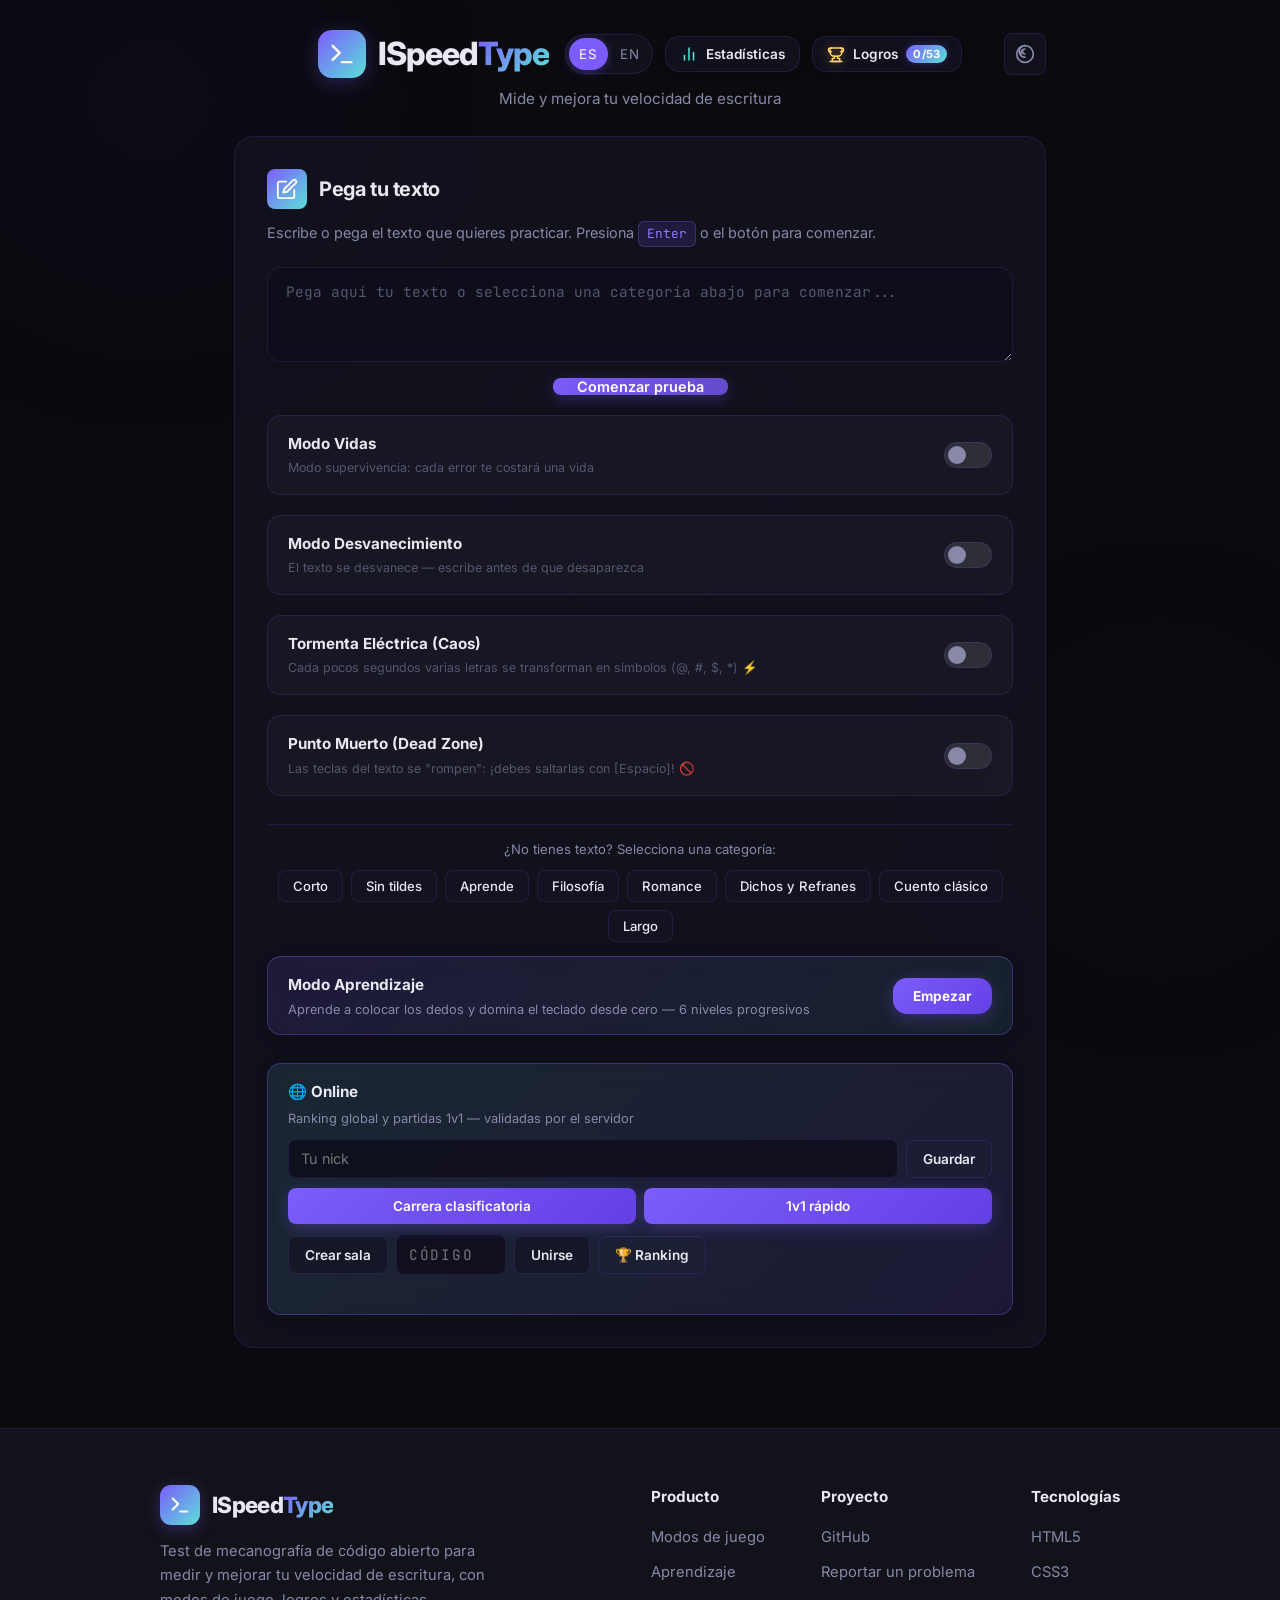
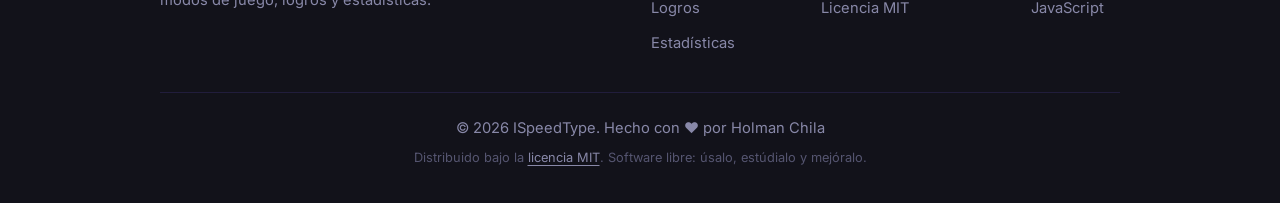
<file: index.html>
<!DOCTYPE html>
<html lang="es" data-theme="dark">
<head>
    <meta charset="UTF-8">
    <meta name="viewport" content="width=device-width, initial-scale=1.0">
    <!-- ========================================== -->
    <!-- 🚀 CONFIGURACIÓN SEO AVANZADA PARA ISPEEDTYPE -->
    <!-- ========================================== -->

    <!-- Título optimizado con palabras clave de alta búsqueda (Máximo 60 caracteres) -->
    <title>ISpeedType — Test de Mecanografía y Velocidad de Escritura</title>

    <!-- Descripción persuasiva con gancho comercial y emojis para el buscador (Máximo 155 caracteres) -->
    <meta name="description" content="⌨ Mide tus WPM y precisión con ISpeedType. Diviértete con modos de juego únicos: supervivencia con vidas, tormentas de símbolos y retos de mecanografía. 🚀">

    <!-- Palabras clave de control para el robot de Google -->
    <meta name="robots" content="index, follow">
    <meta name="author" content="Holman2chila-droid">
    <link rel="canonical" href="https://holman2chila-droid.github.io/ISpeedType/">
    <link rel="alternate" hreflang="es" href="https://holman2chila-droid.github.io/ISpeedType/">
    <link rel="alternate" hreflang="en" href="https://holman2chila-droid.github.io/ISpeedType/?lang=en">
    <link rel="alternate" hreflang="x-default" href="https://holman2chila-droid.github.io/ISpeedType/">

    <!-- 🌐 Optimización para Redes Sociales (Open Graph - Facebook, Discord, WhatsApp) -->
    <meta property="og:site_name" content="ISpeedType">
    <meta property="og:title" content="ISpeedType — Test de Mecanografía Gamificado">
    <meta property="og:description" content="¿Qué tan rápido escribes? Pon a prueba tus dedos con vidas, textos desvanecientes y caos de símbolos. ¡Mejora tus WPM gratis!">
    <meta property="og:type" content="website">
    <meta property="og:url" content="https://holman2chila-droid.github.io/ISpeedType/">
    <meta property="og:image" content="https://holman2chila-droid.github.io/ISpeedType/assets/preview.png">
    <meta property="og:image:width" content="1200">
    <meta property="og:image:height" content="630">
    <meta property="og:image:alt" content="ISpeedType: test de mecanografía y velocidad de escritura">

    <!-- 🐦 Optimización Exclusiva para X (Twitter Card) -->
    <meta name="twitter:card" content="summary_large_image">
    <meta name="twitter:title" content="ISpeedType — Rompe récords de mecanografía">
    <meta name="twitter:description" content="Esquiva teclas rotas y supera tormentas eléctricas de letras. El test de velocidad de escritura más divertido.">
    <meta name="twitter:image" content="https://holman2chila-droid.github.io/ISpeedType/assets/preview.png">

    <!-- ========================================== -->
    <!-- Icono de la pestaña (favicon) -->
    <link rel="icon" href="favicon.ico" sizes="any">
    <link rel="icon" type="image/svg+xml" href="favicon.svg">
    <link rel="icon" type="image/png" sizes="48x48" href="favicon-48x48.png">
    <link rel="icon" type="image/png" sizes="96x96" href="favicon-96x96.png">
    <link rel="icon" type="image/png" sizes="192x192" href="favicon-192x192.png">
    <link rel="apple-touch-icon" href="apple-touch-icon.png">
    <link rel="preconnect" href="https://fonts.googleapis.com">
    <link rel="preconnect" href="https://fonts.gstatic.com" crossorigin>
    <link href="https://fonts.googleapis.com/css2?family=Inter:wght@300;400;500;600;700;800;900&family=JetBrains+Mono:wght@400;500;600;700&display=swap" rel="stylesheet">
    <link rel="stylesheet" href="styles.css">
    <link rel="stylesheet" href="online.css">
    <link rel="stylesheet" href="themes/immersive.css">
    <link rel="stylesheet" href="themes/graffiti.css">
    <link rel="stylesheet" href="themes/manga.css">
    <link rel="stylesheet" href="themes/deepweb.css">
</head>
<body>
    <div id="lang-announcer" class="sr-only" role="status" aria-live="polite"></div>
    <div class="bg-glow bg-glow-1"></div>
    <div class="bg-glow bg-glow-2"></div>
    <div class="bg-glow bg-glow-3"></div>

    <div class="app-container">
        <!-- Header -->
        <header class="header">
            <div class="header-top">
                <div data-i18n-attr="title:attr.logo-home;aria-label:attr.logo-home" class="logo" id="logo-home" role="link" tabindex="0" aria-label="Ir al menú principal" title="Ir al menú principal">
                    <div class="logo-icon">
                        <svg width="28" height="28" viewBox="0 0 24 24" fill="none" stroke="currentColor" stroke-width="2" stroke-linecap="round" stroke-linejoin="round">
                            <polyline points="4 17 10 11 4 5"></polyline>
                            <line x1="12" y1="19" x2="20" y2="19"></line>
                        </svg>
                    </div>
                    <span class="logo-text">ISpeed<span class="logo-accent">Type</span></span>
                </div>

                <div class="header-actions">
                    <!-- Language switch -->
                    <div class="lang-switch" role="group" data-i18n-attr="aria-label:lang.group" aria-label="Idioma">
                        <button type="button" class="lang-btn" data-lang="es" lang="es" aria-pressed="true" title="Español">ES</button>
                        <button type="button" class="lang-btn" data-lang="en" lang="en" aria-pressed="false" title="English">EN</button>
                    </div>

                    <!-- Statistics Button -->
                    <button data-i18n-attr="title:attr.stats-toggle;aria-label:attr.stats-toggle" class="achievements-toggle-btn stats-toggle-btn" id="stats-toggle" aria-label="Ver estadísticas" title="Ver estadísticas">
                        <svg width="18" height="18" viewBox="0 0 24 24" fill="none" stroke="currentColor" stroke-width="2" stroke-linecap="round" stroke-linejoin="round">
                            <line x1="18" y1="20" x2="18" y2="10"></line>
                            <line x1="12" y1="20" x2="12" y2="4"></line>
                            <line x1="6" y1="20" x2="6" y2="14"></line>
                        </svg>
                        <span data-i18n="ui.stats-toggle-label" class="stats-toggle-label">Estadísticas</span>
                    </button>

                    <!-- Achievements Button -->
                    <button data-i18n-attr="title:attr.achievements-toggle;aria-label:attr.achievements-toggle" class="achievements-toggle-btn" id="achievements-toggle" aria-label="Ver logros" title="Ver logros">
                        <svg width="18" height="18" viewBox="0 0 24 24" fill="none" stroke="currentColor" stroke-width="2" stroke-linecap="round" stroke-linejoin="round">
                            <path d="M6 9H4.5a2.5 2.5 0 0 1 0-5H6"></path>
                            <path d="M18 9h1.5a2.5 2.5 0 0 0 0-5H18"></path>
                            <path d="M4 22h16"></path>
                            <path d="M10 14.66V17c0 .55-.45 1-1 1H7v4h10v-4h-2c-.55 0-1-.45-1-1v-2.34"></path>
                            <path d="M6 4h12a2 2 0 0 1 2 2v3a6 6 0 0 1-6 6h-4a6 6 0 0 1-6-6V6a2 2 0 0 1 2-2z"></path>
                        </svg>
                        <span data-i18n="ui.achievements-btn">Logros</span>
                        <span class="achievements-badge-count" id="achievements-badge-count">0/18</span>
                    </button>

                    <!-- Theme Menu -->
                    <div class="theme-menu" id="theme-menu">
                        <button data-i18n-attr="title:attr.theme-toggle;aria-label:attr.theme-toggle" class="theme-toggle-btn" id="theme-toggle" aria-label="Cambiar tema" title="Cambiar tema">
                            <svg width="20" height="20" viewBox="0 0 24 24" fill="none" stroke="currentColor" stroke-width="2" stroke-linecap="round" stroke-linejoin="round">
                                <circle cx="12" cy="12" r="10"></circle>
                                <path d="M12 2a7 7 0 0 0 0 14 5 5 0 0 1 0 -10 3 3 0 0 0 0 6"></path>
                            </svg>
                        </button>
                        <div class="theme-dropdown hidden" id="theme-dropdown">
                            <span data-i18n="ui.theme-dropdown-title" class="theme-dropdown-title">Temas</span>
                            <div class="theme-options">
                                <button class="theme-option" data-theme="dark">
                                    <span class="theme-swatch" style="background: linear-gradient(135deg, #14141f, #7c5cfc)"></span>
                                    <span data-i18n="ui.theme-dark">Oscuro</span>
                                </button>
                                <button class="theme-option" data-theme="light">
                                    <span class="theme-swatch" style="background: linear-gradient(135deg, #f0eff5, #8b7bd4)"></span>
                                    <span data-i18n="ui.theme-light">Claro</span>
                                </button>
                                <button class="theme-option" data-theme="violet">
                                    <span class="theme-swatch" style="background: linear-gradient(135deg, #1e1530, #a78bfa)"></span>
                                    <span data-i18n="ui.theme-violet">Violeta</span>
                                </button>
                                <button class="theme-option" data-theme="rose">
                                    <span class="theme-swatch" style="background: linear-gradient(135deg, #1e1418, #d4979e)"></span>
                                    <span data-i18n="ui.theme-rose">Rosa</span>
                                </button>
                                <button class="theme-option" data-theme="green">
                                    <span class="theme-swatch" style="background: linear-gradient(135deg, #111e16, #7cc8a0)"></span>
                                    <span data-i18n="ui.theme-green">Verde</span>
                                </button>
                            </div>

                            <!-- Temas inmersivos: ocultos hasta desbloquearlos (10 clics en el logo). Ver themes/immersive.js -->
                            <div class="immersive-section hidden" id="immersive-section">
                                <span data-i18n="ui.immersive-title" class="theme-dropdown-title">Temas inmersivos</span>
                                <div class="theme-options">
                                    <button type="button" class="immersive-option hidden" data-immersive="graffiti" aria-pressed="false">
                                        <span class="theme-swatch swatch-graffiti"></span>
                                        <span data-i18n="ui.immersive-graffiti">Grafiti callejero</span>
                                    </button>
                                    <button type="button" class="immersive-option hidden" data-immersive="manga" aria-pressed="false">
                                        <span class="theme-swatch swatch-manga"></span>
                                        <span data-i18n="ui.immersive-manga">Batalla manga</span>
                                    </button>
                                    <button type="button" class="immersive-option hidden" data-immersive="deepweb" aria-pressed="false">
                                        <span class="theme-swatch swatch-deepweb"></span>
                                        <span data-i18n="ui.immersive-deepweb">Deep web (terror)</span>
                                    </button>
                                </div>
                                <button type="button" class="immersive-sound" id="immersive-sound" aria-pressed="true">
                                    <span class="immersive-sound-icon" aria-hidden="true">🔊</span>
                                    <span data-i18n="ui.immersive-sound">Sonido del tema</span>
                                    <span class="immersive-sound-state" data-i18n="ui.immersive-sound-on">Sí</span>
                                </button>
                            </div>
                        </div>
                    </div>
                </div>
            </div>
            <p data-i18n="ui.tagline" class="tagline">Mide y mejora tu velocidad de escritura</p>
        </header>

        <!-- Setup Phase -->
        <section id="setup-section" class="section setup-section">
            <div class="card glass-card">
                <div class="card-header">
                    <div class="card-icon">
                        <svg width="22" height="22" viewBox="0 0 24 24" fill="none" stroke="currentColor" stroke-width="2" stroke-linecap="round" stroke-linejoin="round">
                            <path d="M11 4H4a2 2 0 0 0-2 2v14a2 2 0 0 0 2 2h14a2 2 0 0 0 2-2v-7"></path>
                            <path d="M18.5 2.5a2.121 2.121 0 0 1 3 3L12 15l-4 1 1-4 9.5-9.5z"></path>
                        </svg>
                    </div>
                    <h2 data-i18n="ui.paste-title">Pega tu texto</h2>
                </div>
                <p class="card-description" data-i18n-html="ui.card-description">Escribe o pega el texto que quieres practicar. Presiona <kbd>Enter</kbd> o el botón para comenzar.</p>
                <textarea data-i18n-attr="placeholder:attr.text-input" id="text-input" class="text-input" placeholder="Pega aquí tu texto o selecciona una categoría abajo para comenzar..." rows="3"></textarea>
                
                <!-- Anti-Cheat Warning Feedback -->
                <div id="anticheat-warning" class="anticheat-warning hidden">
                    <div class="anticheat-warning-icon">⚠️</div>
                    <div class="anticheat-warning-body">
                        <span data-i18n="ui.anticheat-warning-title" class="anticheat-warning-title">Texto no válido para logros</span>
                        <span data-i18n="ui.anticheat-warning-desc" id="anticheat-warning-desc" class="anticheat-warning-desc">Asegúrate de usar un texto real con palabras variadas.</span>
                    </div>
                    <button data-i18n-attr="title:attr.btn-practice-start" data-i18n="ui.btn-practice-start" type="button" class="btn-practice-start" id="btn-practice-start" title="Jugar sin registro de logros">
                        Modo Práctica
                    </button>
                </div>

                <div style="display: flex; flex-direction: column; gap: 14px; margin-top: 8px;">
                    <button data-i18n="ui.start-btn" id="start-btn" class="btn btn-primary" style="margin: 0 auto; width: auto; padding: 0 24px;">
                        <svg width="18" height="18" viewBox="0 0 24 24" fill="none" stroke="currentColor" stroke-width="2.5" stroke-linecap="round" stroke-linejoin="round">
                            <polygon points="5 3 19 12 5 21 5 3"></polygon>
                        </svg>
                        Comenzar prueba
                    </button>

                    <!-- Modo Vidas (Supervivencia) Switch & Difficulty Selector -->
                    <div class="survival-mode-card">
                        <div class="survival-toggle-row">
                            <div class="survival-info">
                                <span data-i18n="ui.lives-title" class="survival-title">
                                    <svg width="18" height="18" viewBox="0 0 24 24" fill="currentColor" class="heart-icon">
                                        <path d="M12 21.35l-1.45-1.32C5.4 15.36 2 12.28 2 8.5 2 5.42 4.42 3 7.5 3c1.74 0 3.41.81 4.5 2.09C13.09 3.81 14.76 3 16.5 3 19.58 3 22 5.42 22 8.5c0 3.78-3.4 6.86-8.55 11.54L12 21.35z"/>
                                    </svg>
                                    Modo Vidas
                                </span>
                                <span data-i18n="ui.lives-subtitle" class="survival-subtitle">Modo supervivencia: cada error te costará una vida</span>
                            </div>
                            <label class="switch-toggle" for="lives-mode-switch">
                                <input type="checkbox" id="lives-mode-switch">
                                <span class="slider round"></span>
                            </label>
                        </div>

                        <!-- Selector de dificultad animado -->
                        <div class="difficulty-wrapper hidden" id="difficulty-wrapper">
                            <span data-i18n="ui.lives-select" class="difficulty-label">Selecciona la dificultad:</span>
                            <div class="difficulty-options">
                                <button type="button" class="btn-diff" data-lives="10">
                                    <span data-i18n="ui.diff-easy" class="diff-tag">Fácil</span>
                                    <span class="diff-val">10 ❤️</span>
                                </button>
                                <button type="button" class="btn-diff active" data-lives="5">
                                    <span data-i18n="ui.diff-medium" class="diff-tag">Medio</span>
                                    <span class="diff-val">5 ❤️</span>
                                </button>
                                <button type="button" class="btn-diff" data-lives="3">
                                    <span data-i18n="ui.diff-hard" class="diff-tag">Difícil</span>
                                    <span class="diff-val">3 ❤️</span>
                                </button>
                                <button type="button" class="btn-diff diff-hardcore" data-lives="1">
                                    <span data-i18n="ui.diff-hardcore" class="diff-tag">Hardcore</span>
                                    <span class="diff-val">1 💀</span>
                                </button>
                            </div>
                        </div>
                    </div>

                    <!-- Modo Desvanecimiento Switch & Speed Selector -->
                    <div class="survival-mode-card fade-mode-card">
                        <div class="survival-toggle-row">
                            <div class="survival-info">
                                <span data-i18n="ui.fade-title" class="survival-title">
                                    <svg width="18" height="18" viewBox="0 0 24 24" fill="none" stroke="currentColor" stroke-width="2" stroke-linecap="round" stroke-linejoin="round" class="fade-icon">
                                        <path d="M12 2a10 10 0 1 0 10 10"></path>
                                        <path d="M12 6v6l4 2"></path>
                                        <path d="M20 2v4h-4"></path>
                                    </svg>
                                    Modo Desvanecimiento
                                </span>
                                <span data-i18n="ui.fade-subtitle" class="survival-subtitle">El texto se desvanece — escribe antes de que desaparezca</span>
                            </div>
                            <label class="switch-toggle" for="fade-mode-switch">
                                <input type="checkbox" id="fade-mode-switch">
                                <span class="slider slider-fade round"></span>
                            </label>
                        </div>

                        <!-- Selector de velocidad animado -->
                        <div class="difficulty-wrapper hidden" id="fade-speed-wrapper">
                            <span data-i18n="ui.fade-select" class="difficulty-label">Velocidad de desvanecimiento:</span>
                            <div class="difficulty-options fade-speed-options">
                                <button type="button" class="btn-diff btn-speed" data-wpm="20">
                                    <span data-i18n="ui.diff-slow" class="diff-tag">Lento</span>
                                    <span data-i18n="ui.diff-val-fade-val" class="diff-val fade-val">20 WPM</span>
                                </button>
                                <button type="button" class="btn-diff btn-speed active" data-wpm="40">
                                    <span data-i18n="ui.diff-medium" class="diff-tag">Medio</span>
                                    <span data-i18n="ui.diff-val-fade-val.2" class="diff-val fade-val">40 WPM</span>
                                </button>
                                <button type="button" class="btn-diff btn-speed" data-wpm="60">
                                    <span data-i18n="ui.diff-fast" class="diff-tag">Rápido</span>
                                    <span data-i18n="ui.diff-val-fade-val.3" class="diff-val fade-val">60 WPM</span>
                                </button>
                                <button type="button" class="btn-diff btn-speed diff-hardcore" data-wpm="80">
                                    <span data-i18n="ui.diff-pro" class="diff-tag">Pro</span>
                                    <span data-i18n="ui.diff-val-fade-val.4" class="diff-val fade-val">80 WPM</span>
                                </button>
                            </div>
                        </div>
                    </div>

                    <!-- Modo Tormenta Eléctrica (Caos) Switch & Dificultad -->
                    <div class="survival-mode-card storm-mode-card">
                        <div class="survival-toggle-row">
                            <div class="survival-info">
                                <span data-i18n="ui.storm-title" class="survival-title">
                                    <svg width="18" height="18" viewBox="0 0 24 24" fill="currentColor" class="storm-icon">
                                        <polygon points="13 2 3 14 12 14 11 22 21 10 12 10 13 2"></polygon>
                                    </svg>
                                    Tormenta Eléctrica (Caos)
                                </span>
                                <span data-i18n="ui.storm-subtitle" class="survival-subtitle">Cada pocos segundos varias letras se transforman en símbolos (@, #, $, *) ⚡</span>
                            </div>
                            <label class="switch-toggle" for="storm-mode-switch">
                                <input type="checkbox" id="storm-mode-switch">
                                <span class="slider slider-storm round"></span>
                            </label>
                        </div>

                        <!-- Selector de intensidad de tormenta animado -->
                        <div class="difficulty-wrapper hidden" id="storm-diff-wrapper">
                            <span data-i18n="ui.storm-select" class="difficulty-label">Intensidad del Caos:</span>
                            <div class="difficulty-options storm-diff-options">
                                <button type="button" class="btn-diff btn-storm-diff" data-interval="5000" data-count="1">
                                    <span data-i18n="ui.diff-easy" class="diff-tag">Fácil</span>
                                    <span data-i18n="ui.diff-val-storm-val" class="diff-val storm-val">1 letra / 5s</span>
                                </button>
                                <button type="button" class="btn-diff btn-storm-diff active" data-interval="4000" data-count="2">
                                    <span data-i18n="ui.diff-medium" class="diff-tag">Medio</span>
                                    <span data-i18n="ui.diff-val-storm-val.2" class="diff-val storm-val">2 letras / 4s</span>
                                </button>
                                <button type="button" class="btn-diff btn-storm-diff" data-interval="2500" data-count="3">
                                    <span data-i18n="ui.diff-pro" class="diff-tag">Pro</span>
                                    <span data-i18n="ui.diff-val-storm-val.3" class="diff-val storm-val">3 letras / 2.5s</span>
                                </button>
                                <button type="button" class="btn-diff btn-storm-diff diff-hardcore" data-interval="1500" data-count="4">
                                    <span data-i18n="ui.diff-hardcore" class="diff-tag">Hardcore</span>
                                    <span data-i18n="ui.diff-val-storm-val.4" class="diff-val storm-val">4 letras / 1.5s</span>
                                </button>
                            </div>
                        </div>
                    </div>

                    <!-- Punto Muerto (Dead Zone) Switch & Selector de Teclas -->
                    <div class="survival-mode-card deadzone-mode-card">
                        <div class="survival-toggle-row">
                            <div class="survival-info">
                                <span data-i18n="ui.dead-title" class="survival-title">
                                    <svg width="18" height="18" viewBox="0 0 24 24" fill="none" stroke="currentColor" stroke-width="2" stroke-linecap="round" stroke-linejoin="round" class="deadzone-icon">
                                        <circle cx="12" cy="12" r="10"></circle>
                                        <line x1="4.93" y1="4.93" x2="19.07" y2="19.07"></line>
                                    </svg>
                                    Punto Muerto (Dead Zone)
                                </span>
                                <span data-i18n="ui.dead-subtitle" class="survival-subtitle">Las teclas del texto se "rompen": ¡debes saltarlas con [Espacio]! 🚫</span>
                            </div>
                            <label class="switch-toggle" for="deadzone-mode-switch">
                                <input type="checkbox" id="deadzone-mode-switch">
                                <span class="slider slider-deadzone round"></span>
                            </label>
                        </div>

                        <!-- Selector de cantidad de teclas rotas -->
                        <div class="difficulty-wrapper hidden" id="deadzone-diff-wrapper">
                            <span data-i18n="ui.dead-select" class="difficulty-label">Teclas rotas a esquivar:</span>
                            <div class="difficulty-options deadzone-diff-options">
                                <button type="button" class="btn-diff btn-deadzone-diff" data-keys="2">
                                    <span data-i18n="ui.diff-easy" class="diff-tag">Fácil</span>
                                    <span data-i18n="ui.diff-val-deadzone-val" class="diff-val deadzone-val">2 teclas</span>
                                </button>
                                <button type="button" class="btn-diff btn-deadzone-diff active" data-keys="3">
                                    <span data-i18n="ui.diff-medium" class="diff-tag">Medio</span>
                                    <span data-i18n="ui.diff-val-deadzone-val.2" class="diff-val deadzone-val">3 teclas</span>
                                </button>
                                <button type="button" class="btn-diff btn-deadzone-diff" data-keys="4">
                                    <span data-i18n="ui.diff-pro" class="diff-tag">Pro</span>
                                    <span data-i18n="ui.diff-val-deadzone-val.3" class="diff-val deadzone-val">4 teclas</span>
                                </button>
                                <button type="button" class="btn-diff btn-deadzone-diff diff-hardcore" data-keys="5">
                                    <span data-i18n="ui.diff-hardcore" class="diff-tag">Hardcore</span>
                                    <span data-i18n="ui.diff-val-deadzone-val.4" class="diff-val deadzone-val">5 teclas</span>
                                </button>
                            </div>
                        </div>
                    </div>

                    <div class="random-text-container">
                        <p data-i18n="ui.random-text-title" class="random-text-title">¿No tienes texto? Selecciona una categoría:</p>
                        <div class="random-buttons">
                            <button data-i18n="ui.btn-rand-short" class="btn btn-secondary btn-sm" id="btn-rand-short">Corto</button>
                            <button data-i18n="ui.btn-rand-noaccent" class="btn btn-secondary btn-sm" id="btn-rand-noaccent">Sin tildes</button>
                            <button data-i18n="ui.btn-rand-learn" class="btn btn-secondary btn-sm" id="btn-rand-learn">Aprende</button>
                            <button data-i18n="ui.btn-rand-philosophy" class="btn btn-secondary btn-sm" id="btn-rand-philosophy">Filosofía</button>
                            <button data-i18n="ui.btn-rand-romance" class="btn btn-secondary btn-sm" id="btn-rand-romance">Romance</button>
                            <button data-i18n="ui.btn-rand-sayings" class="btn btn-secondary btn-sm" id="btn-rand-sayings">Dichos y Refranes</button>
                            <button data-i18n="ui.btn-rand-classic" class="btn btn-secondary btn-sm" id="btn-rand-classic">Cuento clásico</button>
                            <button data-i18n="ui.btn-rand-long" class="btn btn-secondary btn-sm" id="btn-rand-long">Largo</button>
                        </div>
                    </div>

                    <!-- Modo Aprendizaje (Touch Typing Tutor) -->
                    <div class="tutor-entry-card">
                        <div class="tutor-entry-info">
                            <span data-i18n="ui.tutor-entry-title" class="tutor-entry-title">
                                <svg width="18" height="18" viewBox="0 0 24 24" fill="none" stroke="currentColor" stroke-width="2" stroke-linecap="round" stroke-linejoin="round">
                                    <rect x="2" y="4" width="20" height="16" rx="2"></rect>
                                    <path d="M6 8h.01M10 8h.01M14 8h.01M18 8h.01"></path>
                                    <path d="M6 12h.01M10 12h.01M14 12h.01M18 12h.01"></path>
                                    <path d="M8 16h8"></path>
                                </svg>
                                Modo Aprendizaje
                            </span>
                            <span data-i18n="ui.tutor-entry-subtitle" class="tutor-entry-subtitle">Aprende a colocar los dedos y domina el teclado desde cero — 6 niveles progresivos</span>
                        </div>
                        <button data-i18n="ui.btn-tutor-start" type="button" class="btn btn-tutor-start" id="btn-tutor-start">
                            Empezar
                            <svg width="16" height="16" viewBox="0 0 24 24" fill="none" stroke="currentColor" stroke-width="2.5" stroke-linecap="round" stroke-linejoin="round">
                                <polyline points="9 18 15 12 9 6"></polyline>
                            </svg>
                        </button>
                    </div>
                </div>
            </div>
        </section>

        <!-- Typing Phase -->
        <section id="typing-section" class="section typing-section hidden">
            <!-- Countdown Overlay -->
            <div id="countdown-overlay" class="countdown-overlay hidden">
                <div class="countdown-content">
                    <span id="countdown-number" class="countdown-number">3</span>
                    <span id="countdown-label" class="countdown-label">¡Prepárate!</span>
                </div>
            </div>

            <!-- Dead Zone Banner -->
            <div id="deadzone-banner" class="deadzone-banner hidden">
                <span class="deadzone-banner-icon">⚠️</span>
                <span id="deadzone-banner-text"><span data-i18n="dz.pre">¡Teclas</span> <span id="deadzone-keys" class="deadzone-keys"></span> <span data-i18n-html="dz.post">rotas! Usa <kbd>[Espacio]</kbd> para saltarlas.</span></span>
            </div>

            <!-- Practice Mode Banner (Anti-Cheat) -->
            <div id="practice-mode-banner" class="practice-mode-banner hidden">
                <span class="practice-banner-icon">⚠️</span>
                <span id="practice-banner-text"><strong data-i18n="ui.practice-banner-strong">Modo Práctica:</strong> Logros desactivados para este texto.</span>
            </div>

            <!-- Stats Bar -->
            <div class="stats-bar" id="stats-bar">
                <div class="stat-card glass-card-mini">
                    <span data-i18n="ui.stat-wpm" class="stat-label">WPM</span>
                    <span id="wpm-display" class="stat-value">0</span>
                </div>
                <div class="stat-card glass-card-mini">
                    <span data-i18n="ui.stat-accuracy" class="stat-label">Precisión</span>
                    <span id="accuracy-display" class="stat-value">100<small>%</small></span>
                </div>
                <div class="stat-card glass-card-mini">
                    <span data-i18n="ui.stat-time" class="stat-label">Tiempo</span>
                    <span id="time-display" class="stat-value">0:00</span>
                </div>
                <div class="stat-card glass-card-mini">
                    <span data-i18n="ui.stat-errors" class="stat-label">Errores</span>
                    <span id="errors-display" class="stat-value error-color">0</span>
                </div>
                <div class="stat-card glass-card-mini hidden" id="lives-stat-card">
                    <span data-i18n="ui.stat-lives" class="stat-label">Vidas</span>
                    <span id="lives-display" class="stat-value lives-highlight">
                        <span id="lives-count">5</span>
                        <span id="lives-hearts" class="lives-hearts">❤️❤️❤️❤️❤️</span>
                    </span>
                </div>
                <div class="stat-card glass-card-mini hidden" id="combo-stat-card">
                    <span data-i18n="ui.combo-label" class="stat-label" id="combo-label">Combo</span>
                    <span id="combo-display" class="stat-value combo-highlight">
                        <span id="combo-count">0</span><small id="combo-suffix">x</small>
                    </span>
                </div>
            </div>

            <!-- Progress Bar -->
            <div class="progress-wrapper">
                <div class="progress-bar-container">
                    <div id="progress-bar" class="progress-bar-fill"></div>
                </div>
                <span id="progress-text" class="progress-text">0%</span>
            </div>

            <!-- Text Display -->
            <div class="card glass-card typing-card">
                <div id="text-display" class="text-display"></div>
            </div>

            <!-- Typing Input -->
            <div class="typing-input-wrapper">
                <input data-i18n-attr="placeholder:attr.typing-input" id="typing-input" class="typing-input" type="text" placeholder="Empieza a escribir aquí..." autocomplete="off" autocorrect="off" autocapitalize="off" spellcheck="false">
            </div>

            <!-- Hint -->
            <p class="typing-hint" id="typing-hint">
                <svg width="14" height="14" viewBox="0 0 24 24" fill="none" stroke="currentColor" stroke-width="2" stroke-linecap="round" stroke-linejoin="round">
                    <circle cx="12" cy="12" r="10"></circle>
                    <line x1="12" y1="16" x2="12" y2="12"></line>
                    <line x1="12" y1="8" x2="12.01" y2="8"></line>
                </svg>
                <span data-i18n-html="ui.typing-hint">Si cometes un error, usa <kbd>Backspace</kbd> para borrar y corregir</span>
            </p>

            <!-- Controls -->
            <div class="controls">
                <button data-i18n="ui.restart-btn" id="restart-btn" class="btn btn-secondary">
                    <svg width="16" height="16" viewBox="0 0 24 24" fill="none" stroke="currentColor" stroke-width="2.5" stroke-linecap="round" stroke-linejoin="round">
                        <polyline points="1 4 1 10 7 10"></polyline>
                        <path d="M3.51 15a9 9 0 1 0 2.13-9.36L1 10"></path>
                    </svg>
                    Reiniciar
                </button>
                <button data-i18n="ui.new-text-btn" id="new-text-btn" class="btn btn-ghost">
                    <svg width="16" height="16" viewBox="0 0 24 24" fill="none" stroke="currentColor" stroke-width="2.5" stroke-linecap="round" stroke-linejoin="round">
                        <line x1="12" y1="5" x2="12" y2="19"></line>
                        <line x1="5" y1="12" x2="19" y2="12"></line>
                    </svg>
                    Nuevo texto
                </button>
            </div>
        </section>

        <!-- Results Phase -->
        <section id="results-section" class="section results-section hidden">
            <div class="card glass-card results-card">
                <div class="results-badge">
                    <svg width="48" height="48" viewBox="0 0 24 24" fill="none" stroke="currentColor" stroke-width="1.5" stroke-linecap="round" stroke-linejoin="round">
                        <circle cx="12" cy="8" r="7"></circle>
                        <polyline points="8.21 13.89 7 23 12 20 17 23 15.79 13.88"></polyline>
                    </svg>
                </div>
                <h2 class="results-title">¡Prueba completada!</h2>
                <p class="results-subtitle">Aquí están tus resultados</p>

                <div class="results-grid">
                    <div class="result-item result-highlight">
                        <span class="result-number" id="result-wpm">0</span>
                        <span data-i18n="ui.res-wpm" class="result-label">WPM</span>
                    </div>
                    <div class="result-item">
                        <span class="result-number" id="result-accuracy">0%</span>
                        <span data-i18n="ui.res-accuracy" class="result-label">Precisión</span>
                    </div>
                    <div class="result-item">
                        <span class="result-number" id="result-time">0:00</span>
                        <span data-i18n="ui.res-time" class="result-label">Tiempo total</span>
                    </div>
                    <div class="result-item">
                        <span class="result-number" id="result-errors">0</span>
                        <span data-i18n="ui.res-errors" class="result-label">Errores totales</span>
                    </div>
                </div>

                <div class="results-actions">
                    <button data-i18n="ui.results-restart-btn" id="results-restart-btn" class="btn btn-primary">
                        <svg width="16" height="16" viewBox="0 0 24 24" fill="none" stroke="currentColor" stroke-width="2.5" stroke-linecap="round" stroke-linejoin="round">
                            <polyline points="1 4 1 10 7 10"></polyline>
                            <path d="M3.51 15a9 9 0 1 0 2.13-9.36L1 10"></path>
                        </svg>
                        Repetir prueba
                    </button>
                    <button data-i18n="ui.results-new-btn" id="results-new-btn" class="btn btn-secondary">
                        <svg width="16" height="16" viewBox="0 0 24 24" fill="none" stroke="currentColor" stroke-width="2.5" stroke-linecap="round" stroke-linejoin="round">
                            <line x1="12" y1="5" x2="12" y2="19"></line>
                            <line x1="5" y1="12" x2="19" y2="12"></line>
                        </svg>
                        Nuevo texto
                    </button>
                </div>
            </div>
        </section>

        <!-- ===== MODO APRENDIZAJE (Touch Typing Tutor) ===== -->
        <section id="tutor-section" class="section tutor-section hidden">
            <!-- Tutor Header -->
            <div class="tutor-header">
                <div class="tutor-header-left">
                    <div class="tutor-title-group">
                        <svg width="22" height="22" viewBox="0 0 24 24" fill="none" stroke="currentColor" stroke-width="2" stroke-linecap="round" stroke-linejoin="round">
                            <rect x="2" y="4" width="20" height="16" rx="2"></rect>
                            <path d="M6 8h.01M10 8h.01M14 8h.01M18 8h.01"></path>
                            <path d="M6 12h.01M10 12h.01M14 12h.01M18 12h.01"></path>
                            <path d="M8 16h8"></path>
                        </svg>
                        <h2 data-i18n="ui.tutor-main-title" class="tutor-main-title">Modo Aprendizaje</h2>
                    </div>
                    <span class="tutor-level-label" id="tutor-level-label">Nivel 1 — Fila Guía</span>
                </div>
                <button data-i18n="ui.tutor-exit-btn" class="btn btn-ghost btn-sm" id="tutor-exit-btn">
                    <svg width="16" height="16" viewBox="0 0 24 24" fill="none" stroke="currentColor" stroke-width="2.5" stroke-linecap="round" stroke-linejoin="round">
                        <line x1="18" y1="6" x2="6" y2="18"></line>
                        <line x1="6" y1="6" x2="18" y2="18"></line>
                    </svg>
                    Salir
                </button>
            </div>

            <!-- Level Selector -->
            <div class="tutor-level-selector">
                <button class="tutor-level-btn active" data-level="1">1</button>
                <button class="tutor-level-btn" data-level="2">2</button>
                <button class="tutor-level-btn" data-level="3">3</button>
                <button class="tutor-level-btn" data-level="4">4</button>
                <button class="tutor-level-btn" data-level="5">5</button>
                <button class="tutor-level-btn" data-level="6">6</button>
            </div>

            <!-- Tutor Text Display -->
            <div class="card glass-card tutor-text-card">
                <div id="tutor-text-display" class="tutor-text-display"></div>
            </div>

            <!-- Tutor Progress -->
            <div class="tutor-progress-wrapper">
                <div class="tutor-progress-bar-container">
                    <div id="tutor-progress-bar" class="tutor-progress-bar-fill"></div>
                </div>
                <span id="tutor-progress-text" class="tutor-progress-text">0%</span>
            </div>

            <!-- Virtual Keyboard -->
            <!-- Virtual Keyboard (Layout Escalonado Tipo Ladrillo) -->
            <div class="tutor-keyboard" id="tutor-keyboard">
                <!-- Row 1: Number Row -->
                <div class="kb-row kb-row-numbers">
                    <kbd data-key="1" class="kb-key finger-lp">1</kbd>
                    <kbd data-key="2" class="kb-key finger-lr">2</kbd>
                    <kbd data-key="3" class="kb-key finger-lm">3</kbd>
                    <kbd data-key="4" class="kb-key finger-li">4</kbd>
                    <kbd data-key="5" class="kb-key finger-li">5</kbd>
                    <kbd data-key="6" class="kb-key finger-ri">6</kbd>
                    <kbd data-key="7" class="kb-key finger-ri">7</kbd>
                    <kbd data-key="8" class="kb-key finger-rm">8</kbd>
                    <kbd data-key="9" class="kb-key finger-rr">9</kbd>
                    <kbd data-key="0" class="kb-key finger-rp">0</kbd>
                    <kbd data-i18n="kb.backspace" data-key="Backspace" class="kb-key kb-mod kb-backspace">⌫ Borrar</kbd>
                </div>
                <!-- Row 2: QWERTY (Desplazada hacia la derecha por Tab) -->
                <div class="kb-row kb-row-top">
                    <kbd data-i18n="kb.tab" data-key="Tab" class="kb-key kb-mod kb-tab">⇥ Tab</kbd>
                    <kbd data-key="q" class="kb-key finger-lp">Q</kbd>
                    <kbd data-key="w" class="kb-key finger-lr">W</kbd>
                    <kbd data-key="e" class="kb-key finger-lm">E</kbd>
                    <kbd data-key="r" class="kb-key finger-li">R</kbd>
                    <kbd data-key="t" class="kb-key finger-li">T</kbd>
                    <kbd data-key="y" class="kb-key finger-ri">Y</kbd>
                    <kbd data-key="u" class="kb-key finger-ri">U</kbd>
                    <kbd data-key="i" class="kb-key finger-rm">I</kbd>
                    <kbd data-key="o" class="kb-key finger-rr">O</kbd>
                    <kbd data-key="p" class="kb-key finger-rp">P</kbd>
                </div>
                <!-- Row 3: Home Row (Desplazada aún más a la derecha por Bloq Mayús) -->
                <div class="kb-row kb-row-home">
                    <kbd data-i18n="kb.caps" data-key="CapsLock" class="kb-key kb-mod kb-caps">⇪ Bloq</kbd>
                    <kbd data-key="a" class="kb-key finger-lp home-key">A</kbd>
                    <kbd data-key="s" class="kb-key finger-lr home-key">S</kbd>
                    <kbd data-key="d" class="kb-key finger-lm home-key">D</kbd>
                    <kbd data-key="f" class="kb-key finger-li home-key has-bump">F</kbd>
                    <kbd data-key="g" class="kb-key finger-li">G</kbd>
                    <kbd data-key="h" class="kb-key finger-ri">H</kbd>
                    <kbd data-key="j" class="kb-key finger-ri home-key has-bump">J</kbd>
                    <kbd data-key="k" class="kb-key finger-rm home-key">K</kbd>
                    <kbd data-key="l" class="kb-key finger-rr home-key">L</kbd>
                    <kbd data-key="ñ" class="kb-key finger-rp home-key" id="kb-key-ntilde">Ñ</kbd>
                    <kbd data-i18n="kb.enter" data-key="Enter" class="kb-key kb-mod kb-enter">↵ Intro</kbd>
                </div>
                <!-- Row 4: Bottom Row (Desplazada a la derecha por Shift Izquierdo) -->
                <div class="kb-row kb-row-bottom">
                    <kbd data-key="Shift" class="kb-key kb-shift kb-shift-left finger-lp">⇧ Shift</kbd>
                    <kbd data-key="z" class="kb-key finger-lp">Z</kbd>
                    <kbd data-key="x" class="kb-key finger-lr">X</kbd>
                    <kbd data-key="c" class="kb-key finger-lm">C</kbd>
                    <kbd data-key="v" class="kb-key finger-li">V</kbd>
                    <kbd data-key="b" class="kb-key finger-li">B</kbd>
                    <kbd data-key="n" class="kb-key finger-ri">N</kbd>
                    <kbd data-key="m" class="kb-key finger-ri">M</kbd>
                    <kbd data-key="," class="kb-key finger-rm">,</kbd>
                    <kbd data-key="." class="kb-key finger-rr">.</kbd>
                    <kbd data-key="Shift" class="kb-key kb-shift kb-shift-right finger-rp">⇧ Shift</kbd>
                </div>
                <!-- Row 5: Space Row -->
                <div class="kb-row kb-row-space">
                    <kbd class="kb-key kb-mod kb-ctrl">Ctrl</kbd>
                    <kbd class="kb-key kb-mod kb-alt">Alt</kbd>
                    <kbd data-i18n="kb.space" data-key=" " class="kb-key kb-space finger-thumb">Espacio</kbd>
                    <kbd data-i18n="kb.altgr" class="kb-key kb-mod kb-alt">Alt Gr</kbd>
                    <kbd class="kb-key kb-mod kb-ctrl">Ctrl</kbd>
                </div>
            </div>

            <!-- Hands Graphic -->
            <div class="tutor-hands" id="tutor-hands">
                <!-- Left Hand -->
                <div class="hand hand-left">
                    <div class="hand-label" data-i18n="ui.hand-left">Izquierda</div>
                    <div class="fingers-row">
                        <div data-i18n-attr="title:finger.pinky" class="finger finger-left-pinky finger-lp" title="Meñique" data-i18n="fabbr.pinky">M</div>
                        <div data-i18n-attr="title:finger.ring" class="finger finger-left-ring finger-lr" title="Anular" data-i18n="fabbr.ring">A</div>
                        <div data-i18n-attr="title:finger.middle" class="finger finger-left-middle finger-lm" title="Medio" data-i18n="fabbr.middle">D</div>
                        <div data-i18n-attr="title:finger.index" class="finger finger-left-index finger-li" title="Índice" data-i18n="fabbr.index">I</div>
                        <div data-i18n-attr="title:finger.thumb" class="finger finger-left-thumb finger-thumb" title="Pulgar" data-i18n="fabbr.thumb">P</div>
                    </div>
                </div>
                <!-- Right Hand -->
                <div class="hand hand-right">
                    <div class="hand-label" data-i18n="ui.hand-right">Derecha</div>
                    <div class="fingers-row">
                        <div data-i18n-attr="title:finger.thumb" class="finger finger-right-thumb finger-thumb" title="Pulgar" data-i18n="fabbr.thumb">P</div>
                        <div data-i18n-attr="title:finger.index" class="finger finger-right-index finger-ri" title="Índice" data-i18n="fabbr.index">I</div>
                        <div data-i18n-attr="title:finger.middle" class="finger finger-right-middle finger-rm" title="Medio" data-i18n="fabbr.middle">D</div>
                        <div data-i18n-attr="title:finger.ring" class="finger finger-right-ring finger-rr" title="Anular" data-i18n="fabbr.ring">A</div>
                        <div data-i18n-attr="title:finger.pinky" class="finger finger-right-pinky finger-rp" title="Meñique" data-i18n="fabbr.pinky">M</div>
                    </div>
                </div>
            </div>

            <!-- Tutor Controls -->
            <div class="tutor-controls">
                <button data-i18n="ui.tutor-restart-btn" class="btn btn-secondary" id="tutor-restart-btn">
                    <svg width="16" height="16" viewBox="0 0 24 24" fill="none" stroke="currentColor" stroke-width="2.5" stroke-linecap="round" stroke-linejoin="round">
                        <polyline points="1 4 1 10 7 10"></polyline>
                        <path d="M3.51 15a9 9 0 1 0 2.13-9.36L1 10"></path>
                    </svg>
                    Reiniciar nivel
                </button>
                <button data-i18n="ui.tutor-next-btn" class="btn btn-primary hidden" id="tutor-next-btn">
                    Siguiente nivel
                    <svg width="16" height="16" viewBox="0 0 24 24" fill="none" stroke="currentColor" stroke-width="2.5" stroke-linecap="round" stroke-linejoin="round">
                        <polyline points="9 18 15 12 9 6"></polyline>
                    </svg>
                </button>
            </div>
        </section>
    </div>

    <!-- Footer -->
    <footer class="site-footer" id="site-footer">
        <div class="footer-inner">
            <div class="footer-top">
                <div class="footer-brand">
                    <div class="footer-logo">
                        <span class="footer-logo-icon">
                            <svg width="22" height="22" viewBox="0 0 24 24" fill="none" stroke="currentColor" stroke-width="2.2" stroke-linecap="round" stroke-linejoin="round" aria-hidden="true">
                                <polyline points="4 17 10 11 4 5"></polyline>
                                <line x1="12" y1="19" x2="20" y2="19"></line>
                            </svg>
                        </span>
                        <span class="footer-logo-text">ISpeed<span class="logo-accent">Type</span></span>
                    </div>
                    <p data-i18n="ui.footer-desc" class="footer-desc">Test de mecanografía de código abierto para medir y mejorar tu velocidad de escritura, con modos de juego, logros y estadísticas.</p>
                </div>

                <nav data-i18n-attr="aria-label:attr.footer-cols" class="footer-cols" aria-label="Enlaces del pie de página">
                    <div class="footer-col">
                        <h4 data-i18n="ui.footer-h-product">Producto</h4>
                        <button data-i18n="ui.footer-modes" type="button" class="footer-link" data-footer-action="modos">Modos de juego</button>
                        <button data-i18n="ui.footer-learn" type="button" class="footer-link" data-footer-action="aprendizaje">Aprendizaje</button>
                        <button data-i18n="ui.footer-ach" type="button" class="footer-link" data-footer-action="logros">Logros</button>
                        <button data-i18n="ui.footer-stats" type="button" class="footer-link" data-footer-action="estadisticas">Estadísticas</button>
                    </div>
                    <div class="footer-col">
                        <h4 data-i18n="ui.footer-h-project">Proyecto</h4>
                        <a class="footer-link" href="https://github.com/holman2chila-droid/ISpeedType" target="_blank" rel="noopener">GitHub</a>
                        <a data-i18n="ui.footer-issues" class="footer-link" href="https://github.com/holman2chila-droid/ISpeedType/issues" target="_blank" rel="noopener">Reportar un problema</a>
                        <a data-i18n="ui.footer-license-link" class="footer-link" href="https://github.com/holman2chila-droid/ISpeedType/blob/main/LICENSE" target="_blank" rel="noopener">Licencia MIT</a>
                    </div>
                    <div class="footer-col">
                        <h4 data-i18n="ui.footer-h-tech">Tecnologías</h4>
                        <a class="footer-link" href="https://developer.mozilla.org/es/docs/Web/HTML" target="_blank" rel="noopener">HTML5</a>
                        <a class="footer-link" href="https://developer.mozilla.org/es/docs/Web/CSS" target="_blank" rel="noopener">CSS3</a>
                        <a class="footer-link" href="https://developer.mozilla.org/es/docs/Web/JavaScript" target="_blank" rel="noopener">JavaScript</a>
                    </div>
                </nav>
            </div>

            <div class="footer-bottom">
                <p class="footer-made"><span data-i18n="ui.footer-made-pre">© 2026 ISpeedType. Hecho con</span> <span data-i18n-attr="aria-label:attr.footer-heart" class="footer-heart" role="img" aria-label="amor">❤️</span> <span data-i18n="ui.footer-nowrap" class="footer-nowrap">por Holman Chila</span></p>
                <p class="footer-license" data-i18n-html="ui.footer-license">Distribuido bajo la <a href="https://github.com/holman2chila-droid/ISpeedType/blob/main/LICENSE" target="_blank" rel="noopener">licencia MIT</a>. Software libre: úsalo, estúdialo y mejóralo.</p>
            </div>
        </div>
    </footer>

    <!-- Achievements Modal / Panel -->
    <div id="achievements-modal" class="achievements-modal-overlay hidden">
        <div class="achievements-panel glass-card">
            <div class="achievements-header">
                <div class="achievements-title-group">
                    <div class="achievements-icon-main">🏆</div>
                    <div>
                        <h2 data-i18n="ui.achievements-title" class="achievements-title">Salón de Logros</h2>
                        <p data-i18n="ui.achievements-subtitle" class="achievements-subtitle">Progreso y retos de mecanografía</p>
                    </div>
                </div>
                <button data-i18n-attr="aria-label:attr.achievements-close" class="achievements-close-btn" id="achievements-close" aria-label="Cerrar modal">
                    <svg width="20" height="20" viewBox="0 0 24 24" fill="none" stroke="currentColor" stroke-width="2" stroke-linecap="round" stroke-linejoin="round">
                        <line x1="18" y1="6" x2="6" y2="18"></line>
                        <line x1="6" y1="6" x2="18" y2="18"></line>
                    </svg>
                </button>
            </div>

            <!-- Global Progress Bar -->
            <div class="achievements-summary">
                <div class="achievements-progress-info">
                    <span data-i18n="ui.achievements-progress-label" class="achievements-progress-label">Progreso Total</span>
                    <span class="achievements-progress-score" id="achievements-progress-score">0 / 18 (0%)</span>
                </div>
                <div class="achievements-bar-container">
                    <div class="achievements-bar-fill" id="achievements-bar-fill" style="width: 0%;"></div>
                </div>
            </div>

            <!-- Category Filter Tabs -->
            <div class="achievements-categories" id="achievements-categories">
                <button data-i18n="ui.cat-all" class="ach-cat-btn active" data-category="all">Todos</button>
                <button data-i18n="ui.cat-streaks" class="ach-cat-btn" data-category="rachas">🔥 Rachas</button>
                <button data-i18n="ui.cat-speed" class="ach-cat-btn" data-category="velocidad">⚡ Velocidad</button>
                <button data-i18n="ui.cat-precision" class="ach-cat-btn" data-category="precision">🎯 Precisión</button>
                <button data-i18n="ui.cat-lives" class="ach-cat-btn" data-category="vidas">❤️ Supervivencia</button>
                <button data-i18n="ui.cat-modes" class="ach-cat-btn" data-category="modos">🎮 Modos</button>
                <button data-i18n="ui.cat-persist" class="ach-cat-btn" data-category="persistencia">👑 Persistencia</button>
            </div>

            <!-- Achievements Grid -->
            <div class="achievements-grid" id="achievements-grid">
                <!-- Dynamically rendered via JS -->
            </div>

            <div class="achievements-footer">
                <button type="button" data-i18n="ui.achievements-reset" class="st-reset" id="achievements-reset">Reiniciar logros</button>
            </div>
        </div>
    </div>

    <!-- Statistics Modal / Panel -->
    <div id="stats-modal" class="achievements-modal-overlay hidden">
        <div class="achievements-panel stats-panel glass-card">
            <div class="achievements-header">
                <div class="achievements-title-group">
                    <div class="achievements-icon-main">📊</div>
                    <div>
                        <h2 data-i18n="ui.stats-title" class="achievements-title">Estadísticas</h2>
                        <p data-i18n="ui.stats-subtitle" class="achievements-subtitle">Tu progreso, tus récords y tus puntos débiles</p>
                    </div>
                </div>
                <button data-i18n-attr="aria-label:attr.stats-close" class="achievements-close-btn" id="stats-close" aria-label="Cerrar estadísticas">
                    <svg width="20" height="20" viewBox="0 0 24 24" fill="none" stroke="currentColor" stroke-width="2" stroke-linecap="round" stroke-linejoin="round">
                        <line x1="18" y1="6" x2="6" y2="18"></line>
                        <line x1="6" y1="6" x2="18" y2="18"></line>
                    </svg>
                </button>
            </div>
            <div class="stats-body" id="stats-body"></div>
        </div>
    </div>

    <!-- Achievement Toast Container -->
    <div id="achievement-container" class="achievement-container"></div>

    <!-- Scripts -->
    <script src="i18n/es.js"></script>
    <script src="i18n/en.js"></script>
    <script src="i18n/i18n.js"></script>
    <script src="texts.js"></script>
    <script src="texts-en.js"></script>
    <script src="stats.js"></script>
    <script src="themes/immersive.js"></script>
    <script src="themes/graffiti.js"></script>
    <script src="themes/manga.js"></script>
    <script src="themes/deepweb.js"></script>
    <script src="app.js"></script>
    <script src="online.js"></script>
</body>
</html>
</file>
<file: styles.css>
/* ===== CSS Variables & Design Tokens ===== */
/* ===== THEME: DARK (default) ===== */
:root,
[data-theme="dark"] {
    --bg-primary: #0a0a0f;
    --bg-secondary: #12121a;
    --bg-card: rgba(20, 20, 35, 0.7);
    --bg-card-hover: rgba(25, 25, 45, 0.8);
    --bg-input: rgba(15, 15, 28, 0.9);

    --text-primary: #e8e8f0;
    --text-secondary: #8888a8;
    --text-muted: #555570;

    --accent-primary: #7c5cfc;
    --accent-primary-hover: #9478ff;
    --accent-glow: rgba(124, 92, 252, 0.3);
    --accent-secondary: #5ce0d8;
    --accent-secondary-glow: rgba(92, 224, 216, 0.2);

    --color-correct: #5ce0d8;
    --color-correct-bg: rgba(92, 224, 216, 0.08);
    --color-error: #ff5577;
    --color-error-bg: rgba(255, 85, 119, 0.12);
    --color-error-glow: rgba(255, 85, 119, 0.3);
    --color-current: #ffd166;
    --color-current-bg: rgba(255, 209, 102, 0.15);
    --color-pending: #555570;

    --border-color: rgba(124, 92, 252, 0.15);
    --border-color-hover: rgba(124, 92, 252, 0.35);

    --glow-1: rgba(124, 92, 252, 0.15);
    --glow-2: rgba(92, 224, 216, 0.1);
    --glow-3: rgba(255, 209, 102, 0.06);

    --font-sans: 'Inter', -apple-system, BlinkMacSystemFont, sans-serif;
    --font-mono: 'JetBrains Mono', 'Fira Code', monospace;

    --radius-sm: 8px;
    --radius-md: 14px;
    --radius-lg: 20px;
    --radius-xl: 28px;

    --transition-fast: 150ms cubic-bezier(0.4, 0, 0.2, 1);
    --transition-normal: 250ms cubic-bezier(0.4, 0, 0.2, 1);
    --transition-slow: 400ms cubic-bezier(0.4, 0, 0.2, 1);
}

/* ===== THEME: LIGHT ===== */
[data-theme="light"] {
    --bg-primary: #f0eff5;
    --bg-secondary: #e8e7ef;
    --bg-card: rgba(255, 255, 255, 0.75);
    --bg-card-hover: rgba(255, 255, 255, 0.9);
    --bg-input: rgba(255, 255, 255, 0.95);

    --text-primary: #2a2840;
    --text-secondary: #6e6b88;
    --text-muted: #a09cb8;

    --accent-primary: #6b5bd4;
    --accent-primary-hover: #7d6ee6;
    --accent-glow: rgba(107, 91, 212, 0.2);
    --accent-secondary: #4aa89e;
    --accent-secondary-glow: rgba(74, 168, 158, 0.15);

    --color-correct: #3a9e8f;
    --color-correct-bg: rgba(58, 158, 143, 0.08);
    --color-error: #d94466;
    --color-error-bg: rgba(217, 68, 102, 0.1);
    --color-error-glow: rgba(217, 68, 102, 0.2);
    --color-current: #c49520;
    --color-current-bg: rgba(196, 149, 32, 0.12);
    --color-pending: #b0adc8;

    --border-color: rgba(107, 91, 212, 0.18);
    --border-color-hover: rgba(107, 91, 212, 0.35);

    --glow-1: rgba(107, 91, 212, 0.08);
    --glow-2: rgba(74, 168, 158, 0.06);
    --glow-3: rgba(196, 149, 32, 0.04);
}

/* ===== THEME: VIOLET ===== */
[data-theme="violet"] {
    --bg-primary: #110e1e;
    --bg-secondary: #1a152c;
    --bg-card: rgba(30, 24, 50, 0.7);
    --bg-card-hover: rgba(38, 30, 62, 0.8);
    --bg-input: rgba(22, 18, 38, 0.9);

    --text-primary: #e0d8f0;
    --text-secondary: #9488b8;
    --text-muted: #5e5480;

    --accent-primary: #a78bfa;
    --accent-primary-hover: #b9a2fc;
    --accent-glow: rgba(167, 139, 250, 0.25);
    --accent-secondary: #c4b5fd;
    --accent-secondary-glow: rgba(196, 181, 253, 0.15);

    --color-correct: #b8a8f8;
    --color-correct-bg: rgba(184, 168, 248, 0.08);
    --color-error: #f07088;
    --color-error-bg: rgba(240, 112, 136, 0.12);
    --color-error-glow: rgba(240, 112, 136, 0.25);
    --color-current: #e8c870;
    --color-current-bg: rgba(232, 200, 112, 0.12);
    --color-pending: #5e5480;

    --border-color: rgba(167, 139, 250, 0.18);
    --border-color-hover: rgba(167, 139, 250, 0.4);

    --glow-1: rgba(167, 139, 250, 0.15);
    --glow-2: rgba(196, 181, 253, 0.08);
    --glow-3: rgba(232, 200, 112, 0.04);
}

/* ===== THEME: ROSE ===== */
[data-theme="rose"] {
    --bg-primary: #14100f;
    --bg-secondary: #1e1818;
    --bg-card: rgba(35, 26, 28, 0.7);
    --bg-card-hover: rgba(45, 34, 36, 0.8);
    --bg-input: rgba(25, 18, 20, 0.9);

    --text-primary: #f0e4e6;
    --text-secondary: #b09098;
    --text-muted: #705860;

    --accent-primary: #d4979e;
    --accent-primary-hover: #e0a8b0;
    --accent-glow: rgba(212, 151, 158, 0.25);
    --accent-secondary: #e8bfb0;
    --accent-secondary-glow: rgba(232, 191, 176, 0.15);

    --color-correct: #d4a8a0;
    --color-correct-bg: rgba(212, 168, 160, 0.08);
    --color-error: #e86070;
    --color-error-bg: rgba(232, 96, 112, 0.12);
    --color-error-glow: rgba(232, 96, 112, 0.25);
    --color-current: #e8c888;
    --color-current-bg: rgba(232, 200, 136, 0.12);
    --color-pending: #705860;

    --border-color: rgba(212, 151, 158, 0.18);
    --border-color-hover: rgba(212, 151, 158, 0.4);

    --glow-1: rgba(212, 151, 158, 0.12);
    --glow-2: rgba(232, 191, 176, 0.08);
    --glow-3: rgba(232, 200, 136, 0.04);
}

/* ===== THEME: GREEN ===== */
[data-theme="green"] {
    --bg-primary: #0b120e;
    --bg-secondary: #121e16;
    --bg-card: rgba(20, 35, 25, 0.7);
    --bg-card-hover: rgba(28, 45, 32, 0.8);
    --bg-input: rgba(14, 25, 18, 0.9);

    --text-primary: #d8f0e0;
    --text-secondary: #88b098;
    --text-muted: #507060;

    --accent-primary: #7cc8a0;
    --accent-primary-hover: #90d8b0;
    --accent-glow: rgba(124, 200, 160, 0.25);
    --accent-secondary: #a0d8b8;
    --accent-secondary-glow: rgba(160, 216, 184, 0.15);

    --color-correct: #80c8a0;
    --color-correct-bg: rgba(128, 200, 160, 0.08);
    --color-error: #e07068;
    --color-error-bg: rgba(224, 112, 104, 0.12);
    --color-error-glow: rgba(224, 112, 104, 0.25);
    --color-current: #c8d070;
    --color-current-bg: rgba(200, 208, 112, 0.12);
    --color-pending: #507060;

    --border-color: rgba(124, 200, 160, 0.18);
    --border-color-hover: rgba(124, 200, 160, 0.4);

    --glow-1: rgba(124, 200, 160, 0.12);
    --glow-2: rgba(160, 216, 184, 0.08);
    --glow-3: rgba(200, 208, 112, 0.04);
}

/* ===== Reset & Base ===== */
*,
*::before,
*::after {
    margin: 0;
    padding: 0;
    box-sizing: border-box;
}

html {
    font-size: 16px;
    scroll-behavior: smooth;
}

body {
    font-family: var(--font-sans);
    background-color: var(--bg-primary);
    color: var(--text-primary);
    min-height: 100vh;
    overflow-x: hidden;
    position: relative;
    line-height: 1.6;
    transition: background-color 0.5s ease, color 0.4s ease;
}

/* ===== Background Glows ===== */
.bg-glow {
    position: fixed;
    border-radius: 50%;
    filter: blur(120px);
    pointer-events: none;
    z-index: 0;
    opacity: 0.5;
    transition: background 0.6s ease;
}

.bg-glow-1 {
    width: 500px;
    height: 500px;
    background: radial-gradient(circle, var(--glow-1), transparent 70%);
    top: -150px;
    left: -100px;
    animation: float-glow 12s ease-in-out infinite;
}

.bg-glow-2 {
    width: 400px;
    height: 400px;
    background: radial-gradient(circle, var(--glow-2), transparent 70%);
    bottom: -100px;
    right: -80px;
    animation: float-glow 15s ease-in-out infinite reverse;
}

.bg-glow-3 {
    width: 300px;
    height: 300px;
    background: radial-gradient(circle, var(--glow-3), transparent 70%);
    top: 50%;
    left: 50%;
    transform: translate(-50%, -50%);
    animation: float-glow 18s ease-in-out infinite;
}

@keyframes float-glow {

    0%,
    100% {
        transform: translate(0, 0) scale(1);
    }

    33% {
        transform: translate(30px, -20px) scale(1.05);
    }

    66% {
        transform: translate(-20px, 15px) scale(0.95);
    }
}

/* ===== App Container ===== */
.app-container {
    position: relative;
    z-index: 1;
    max-width: 860px;
    margin: 0 auto;
    padding: 28px 24px 40px;
}

/* ===== Modo juego: pantalla estática centrada (el zoom lo calcula activarModoJuego) ===== */
.modo-juego .app-container {
    position: fixed;
    top: 50%;
    left: 50%;
    margin: 0;
    transform-origin: center center;
    z-index: 1;
}

/* ===== Header ===== */
.header {
    text-align: center;
    margin-bottom: 24px;
}

.header-top {
    display: flex;
    align-items: center;
    justify-content: center;
    gap: 16px;
    margin-bottom: 8px;
    position: relative;
    z-index: 50;
}

.logo {
    display: flex;
    align-items: center;
    gap: 12px;
    cursor: pointer;
    user-select: none;
    -webkit-tap-highlight-color: transparent;
    border-radius: var(--radius-md);
    transition: transform 0.2s ease;
}

.logo:hover {
    transform: translateY(-2px);
}

.logo:hover .logo-icon {
    box-shadow: 0 6px 28px var(--accent-glow);
    transform: scale(1.06) rotate(-4deg);
}

.logo:active {
    transform: scale(0.97);
}

.logo:focus-visible {
    outline: 2px solid var(--accent-primary);
    outline-offset: 6px;
}

.logo-icon {
    display: flex;
    align-items: center;
    justify-content: center;
    width: 48px;
    height: 48px;
    background: linear-gradient(135deg, var(--accent-primary), var(--accent-secondary));
    border-radius: var(--radius-md);
    color: white;
    box-shadow: 0 4px 20px var(--accent-glow);
    transition: background 0.4s ease, box-shadow 0.4s ease, transform 0.25s ease;
}

.logo-text {
    font-size: 2rem;
    font-weight: 800;
    letter-spacing: -0.03em;
    color: var(--text-primary);
}

.logo-accent {
    background: linear-gradient(135deg, var(--accent-primary), var(--accent-secondary));
    -webkit-background-clip: text;
    -webkit-text-fill-color: transparent;
    background-clip: text;
}

.tagline {
    color: var(--text-secondary);
    font-size: 0.95rem;
    font-weight: 400;
}

/* ===== Theme Menu ===== */
.theme-menu {
    position: absolute;
    right: 0;
    top: 50%;
    transform: translateY(-50%);
    z-index: 100;
}

.theme-toggle-btn {
    display: flex;
    align-items: center;
    justify-content: center;
    width: 42px;
    height: 42px;
    background: var(--bg-card);
    border: 1px solid var(--border-color);
    border-radius: var(--radius-sm);
    color: var(--text-secondary);
    cursor: pointer;
    transition: all var(--transition-normal);
    outline: none;
}

.theme-toggle-btn:hover {
    color: var(--accent-primary);
    border-color: var(--accent-primary);
    box-shadow: 0 0 15px var(--accent-glow);
    transform: scale(1.05);
}

.theme-dropdown {
    position: absolute;
    top: calc(100% + 10px);
    right: 0;
    background: var(--bg-card);
    backdrop-filter: blur(24px);
    -webkit-backdrop-filter: blur(24px);
    border: 1px solid var(--border-color);
    border-radius: var(--radius-md);
    padding: 14px;
    min-width: 180px;
    z-index: 100;
    box-shadow: 0 8px 30px rgba(0, 0, 0, 0.3);
    animation: dropdown-in 0.2s ease both;
}

@keyframes dropdown-in {
    from {
        opacity: 0;
        transform: translateY(-8px) scale(0.96);
    }

    to {
        opacity: 1;
        transform: translateY(0) scale(1);
    }
}

.theme-dropdown-title {
    display: block;
    font-size: 0.72rem;
    font-weight: 700;
    text-transform: uppercase;
    letter-spacing: 0.1em;
    color: var(--text-muted);
    margin-bottom: 10px;
    padding: 0 4px;
}

.theme-options {
    display: flex;
    flex-direction: column;
    gap: 4px;
}

.theme-option {
    display: flex;
    align-items: center;
    gap: 10px;
    padding: 8px 10px;
    background: transparent;
    border: 1px solid transparent;
    border-radius: var(--radius-sm);
    color: var(--text-secondary);
    font-family: var(--font-sans);
    font-size: 0.85rem;
    font-weight: 500;
    cursor: pointer;
    transition: all var(--transition-fast);
    outline: none;
    width: 100%;
    text-align: left;
}

.theme-option:hover {
    background: rgba(255, 255, 255, 0.05);
    color: var(--text-primary);
    border-color: var(--border-color);
}

.theme-option.active {
    background: rgba(255, 255, 255, 0.06);
    color: var(--accent-primary);
    border-color: var(--accent-primary);
    font-weight: 600;
}

.theme-swatch {
    display: inline-block;
    width: 22px;
    height: 22px;
    border-radius: 50%;
    border: 2px solid rgba(255, 255, 255, 0.1);
    flex-shrink: 0;
}

/* ===== Sections ===== */
.section {
    animation: fadeInUp 0.5s var(--transition-normal) both;
}

.hidden {
    display: none !important;
}

@keyframes fadeInUp {
    from {
        opacity: 0;
        transform: translateY(20px);
    }

    to {
        opacity: 1;
        transform: translateY(0);
    }
}

/* ===== Glass Cards ===== */
.glass-card {
    background: var(--bg-card);
    backdrop-filter: blur(20px);
    -webkit-backdrop-filter: blur(20px);
    border: 1px solid var(--border-color);
    border-radius: var(--radius-lg);
    padding: 32px;
    transition: border-color var(--transition-normal), background var(--transition-slow);
}

.glass-card:hover {
    border-color: var(--border-color-hover);
}

.glass-card-mini {
    background: var(--bg-card);
    backdrop-filter: blur(16px);
    -webkit-backdrop-filter: blur(16px);
    border: 1px solid var(--border-color);
    border-radius: var(--radius-md);
    padding: 16px 20px;
    transition: all var(--transition-normal);
}

/* ===== Card Header ===== */
.card-header {
    display: flex;
    align-items: center;
    gap: 12px;
    margin-bottom: 12px;
}

.card-icon {
    display: flex;
    align-items: center;
    justify-content: center;
    width: 40px;
    height: 40px;
    background: linear-gradient(135deg, var(--accent-primary), var(--accent-secondary));
    border-radius: var(--radius-sm);
    color: white;
    flex-shrink: 0;
    transition: background 0.4s ease;
}

.card-header h2 {
    font-size: 1.25rem;
    font-weight: 700;
    letter-spacing: -0.02em;
}

.card-description {
    color: var(--text-secondary);
    font-size: 0.9rem;
    margin-bottom: 20px;
    line-height: 1.6;
}

.card-description kbd {
    display: inline-block;
    padding: 2px 8px;
    background: rgba(124, 92, 252, 0.15);
    border: 1px solid rgba(124, 92, 252, 0.3);
    border-radius: 6px;
    font-family: var(--font-mono);
    font-size: 0.8rem;
    color: var(--accent-primary-hover);
}

/* ===== Text Input (Setup) ===== */
.text-input {
    width: 100%;
    min-height: 90px;
    padding: 12px 18px;
    background: var(--bg-input);
    border: 1px solid var(--border-color);
    border-radius: var(--radius-md);
    color: var(--text-primary);
    font-family: var(--font-mono);
    font-size: 0.9rem;
    line-height: 1.6;
    resize: vertical;
    transition: all var(--transition-normal);
    outline: none;
}

.text-input:focus {
    border-color: var(--accent-primary);
    box-shadow: 0 0 0 3px var(--accent-glow), 0 0 30px var(--accent-glow);
}

.text-input::placeholder {
    color: var(--text-muted);
}

/* ===== Buttons ===== */
.btn {
    display: inline-flex;
    align-items: center;
    gap: 8px;
    padding: 12px 24px;
    border: none;
    border-radius: var(--radius-sm);
    font-family: var(--font-sans);
    font-size: 0.9rem;
    font-weight: 600;
    cursor: pointer;
    transition: all var(--transition-normal);
    outline: none;
    position: relative;
    overflow: hidden;
}

.btn::after {
    content: '';
    position: absolute;
    inset: 0;
    background: linear-gradient(135deg, transparent, rgba(255, 255, 255, 0.1));
    opacity: 0;
    transition: opacity var(--transition-fast);
}

.btn:hover::after {
    opacity: 1;
}

.btn-primary {
    background: linear-gradient(135deg, var(--accent-primary), color-mix(in srgb, var(--accent-primary) 80%, black));
    color: white;
    box-shadow: 0 4px 15px var(--accent-glow);
    margin-top: 20px;
}

.btn-primary:hover {
    transform: translateY(-2px);
    box-shadow: 0 6px 25px var(--accent-glow);
}

.btn-primary:active {
    transform: translateY(0);
}

.btn-primary:disabled {
    opacity: 0.4;
    cursor: not-allowed;
    transform: none;
    box-shadow: none;
}

.btn-primary:disabled::after {
    display: none;
}

.btn-secondary {
    background: var(--bg-card);
    color: var(--text-primary);
    border: 1px solid var(--border-color);
}

.btn-secondary:hover {
    border-color: var(--border-color-hover);
    background: var(--bg-card-hover);
}

.btn-ghost {
    background: transparent;
    color: var(--text-secondary);
}

.btn-ghost:hover {
    color: var(--text-primary);
    background: rgba(255, 255, 255, 0.05);
}

.btn-sm {
    padding: 7px 14px;
    font-size: 0.82rem;
    font-weight: 500;
    border-radius: var(--radius-sm);
}

/* ===== Random Text Category Selector ===== */
.random-text-container {
    margin-top: 14px;
    text-align: center;
    border-top: 1px solid var(--border-color);
    padding-top: 14px;
}

.random-text-title {
    font-size: 0.82rem;
    color: var(--text-secondary);
    margin-bottom: 10px;
}

.random-buttons {
    display: flex;
    gap: 8px;
    justify-content: center;
    flex-wrap: wrap;
}

/* ===== Stats Bar ===== */
.stats-bar {
    display: grid;
    grid-template-columns: repeat(4, 1fr);
    gap: 12px;
    margin-bottom: 20px;
}

.stat-card {
    text-align: center;
    display: flex;
    flex-direction: column;
    gap: 4px;
}

.stat-label {
    font-size: 0.72rem;
    font-weight: 600;
    text-transform: uppercase;
    letter-spacing: 0.08em;
    color: var(--text-secondary);
}

.stat-value {
    font-family: var(--font-mono);
    font-size: 1.6rem;
    font-weight: 700;
    color: var(--text-primary);
    line-height: 1.2;
}

.stat-value small {
    font-size: 0.7em;
    font-weight: 500;
}

.error-color {
    color: var(--color-error) !important;
}

/* ===== Progress Bar ===== */
.progress-wrapper {
    display: flex;
    align-items: center;
    gap: 14px;
    margin-bottom: 20px;
}

.progress-bar-container {
    flex: 1;
    height: 8px;
    background: rgba(255, 255, 255, 0.06);
    border-radius: 100px;
    overflow: hidden;
    position: relative;
}

.progress-bar-fill {
    height: 100%;
    width: 0%;
    background: linear-gradient(90deg, var(--accent-primary), var(--accent-secondary));
    border-radius: 100px;
    transition: width 0.3s ease;
    position: relative;
    box-shadow: 0 0 12px var(--accent-glow);
}

.progress-bar-fill::after {
    content: '';
    position: absolute;
    top: 0;
    left: 0;
    right: 0;
    bottom: 0;
    background: linear-gradient(90deg, transparent, rgba(255, 255, 255, 0.2), transparent);
    animation: shimmer 2s infinite;
}

@keyframes shimmer {
    0% {
        transform: translateX(-100%);
    }

    100% {
        transform: translateX(100%);
    }
}

.progress-text {
    font-family: var(--font-mono);
    font-size: 0.85rem;
    font-weight: 700;
    color: var(--accent-secondary);
    min-width: 45px;
    text-align: right;
}

/* ===== Text Display ===== */
.typing-card {
    margin-bottom: 16px;
    padding: 24px;
}

.text-display {
    font-family: var(--font-mono);
    font-size: 1.1rem;
    line-height: 2.1;
    letter-spacing: 0.01em;
    white-space: normal;
    word-break: keep-all;
    overflow-wrap: normal;
    user-select: none;
    min-height: 90px;
    max-height: 240px;
    overflow-y: auto;
    scrollbar-width: thin;
    scrollbar-color: var(--accent-primary) transparent;
}

.text-display::-webkit-scrollbar {
    width: 4px;
}

.text-display::-webkit-scrollbar-track {
    background: transparent;
}

.text-display::-webkit-scrollbar-thumb {
    background: var(--accent-primary);
    border-radius: 100px;
}

/* Ventana deslizante del texto (ver renderTextDisplay en app.js)
   - .chunk no genera caja propia: las palabras fluyen y saltan de línea igual
     que si no existiera el contenedor.
   - overflow-anchor: none -> el scroll lo compensa app.js al montar/desmontar
     chunks; así el navegador no hace un ajuste propio encima.
   - En textos largos solo hay una parte del texto en el DOM, así que la barra de
     scroll no representaría el texto completo: se oculta (el progreso ya se ve
     en la barra de progreso). */
.text-display {
    overflow-anchor: none;
}

.text-display .chunk {
    display: contents;
}

.text-display.windowed {
    scrollbar-width: none;
}

.text-display.windowed::-webkit-scrollbar {
    display: none;
}

/* Word wrapper - prevents words from breaking across lines */
.word {
    display: inline-block;
    white-space: nowrap;
}

/* Character states */
.char {
    display: inline;
    transition: color var(--transition-fast), background-color var(--transition-fast);
    border-radius: 2px;
    padding: 1px 0;
}

.char.char-space {
    display: inline;
    white-space: pre;
}

.char-pending {
    color: var(--color-pending);
}

.char-correct {
    color: var(--color-correct);
}

.char-error {
    color: var(--color-error);
    background-color: var(--color-error-bg);
    text-decoration: underline;
    text-decoration-color: var(--color-error);
    text-underline-offset: 3px;
    animation: shake 0.2s ease-in-out;
}

.char-current {
    color: var(--color-current);
    background-color: var(--color-current-bg);
    position: relative;
}

.char-current::before {
    content: '';
    position: absolute;
    left: -1px;
    top: 2px;
    bottom: 2px;
    width: 2px;
    background: var(--color-current);
    border-radius: 2px;
    animation: blink-cursor 1s step-end infinite;
}

@keyframes blink-cursor {

    0%,
    100% {
        opacity: 1;
    }

    50% {
        opacity: 0;
    }
}

/* Cursor del texto PRINCIPAL (no afecta al tutor, que usa las reglas de arriba).
   RENDIMIENTO: antes el cursor usaba `position: relative` + un `::before`. Cada
   vez que el cursor avanzaba, ese cambio de posición obligaba al navegador a
   recalcular el layout de TODO el texto (~15 ms con 20 000 letras, por tecla).
   Ahora la barra parpadeante se dibuja con el fondo de la letra, que solo pinta
   y nunca altera el layout. Se ve igual (barra de 2px que parpadea). */
#text-display .char.char-current {
    position: static;
    background-image: linear-gradient(var(--color-current), var(--color-current));
    background-repeat: no-repeat;
    background-position: 0 50%;
    background-size: 2px calc(100% - 4px);
    animation: blink-cursor-bar 1s step-end infinite;
}

#text-display .char.char-current::before {
    content: none;
    animation: none;
}

@keyframes blink-cursor-bar {

    0%,
    100% {
        background-size: 2px calc(100% - 4px);
    }

    50% {
        background-size: 0 0;
    }
}

@keyframes shake {

    0%,
    100% {
        transform: translateX(0);
    }

    20% {
        transform: translateX(-4px);
    }

    40% {
        transform: translateX(4px);
    }

    60% {
        transform: translateX(-3px);
    }

    80% {
        transform: translateX(2px);
    }
}

/* ===== Typing Input ===== */
.typing-input-wrapper {
    position: relative;
    margin-bottom: 12px;
}

.typing-input {
    width: 100%;
    padding: 16px 24px;
    background: var(--bg-input);
    border: 2px solid var(--border-color);
    border-radius: var(--radius-md);
    color: var(--text-primary);
    font-family: var(--font-mono);
    font-size: 1.05rem;
    letter-spacing: 0.02em;
    outline: none;
    transition: all var(--transition-normal);
}

.typing-input:focus {
    border-color: var(--accent-primary);
    box-shadow: 0 0 0 4px var(--accent-glow), 0 0 40px var(--accent-glow);
}

.typing-input.has-error {
    border-color: var(--color-error);
    box-shadow: 0 0 0 4px var(--color-error-glow), 0 0 30px var(--color-error-glow);
    animation: pulse-error 0.8s ease-in-out infinite;
}

@keyframes pulse-error {

    0%,
    100% {
        box-shadow: 0 0 0 4px var(--color-error-glow), 0 0 30px var(--color-error-glow);
    }

    50% {
        box-shadow: 0 0 0 4px rgba(255, 85, 119, 0.1), 0 0 15px rgba(255, 85, 119, 0.1);
    }
}

.typing-input::placeholder {
    color: var(--text-muted);
    font-weight: 400;
}

/* ===== Typing Hint ===== */
.typing-hint {
    display: flex;
    align-items: center;
    justify-content: center;
    gap: 6px;
    font-size: 0.78rem;
    color: var(--text-muted);
    margin-bottom: 18px;
}

.typing-hint kbd {
    display: inline-block;
    padding: 1px 6px;
    background: rgba(255, 255, 255, 0.06);
    border: 1px solid var(--border-color);
    border-radius: 4px;
    font-family: var(--font-mono);
    font-size: 0.72rem;
    color: var(--text-secondary);
}

/* ===== Controls ===== */
.controls {
    display: flex;
    justify-content: center;
    gap: 12px;
}

/* ===== Results ===== */
.results-card {
    text-align: center;
    padding: 32px 24px;
}

.results-badge {
    display: inline-flex;
    align-items: center;
    justify-content: center;
    width: 60px;
    height: 60px;
    background: linear-gradient(135deg, var(--accent-primary), var(--accent-secondary));
    border-radius: 50%;
    color: white;
    margin-bottom: 14px;
    box-shadow: 0 6px 20px var(--accent-glow);
    animation: badge-pop 0.6s cubic-bezier(0.34, 1.56, 0.64, 1) both;
}

.results-badge svg {
    width: 32px;
    height: 32px;
}

@keyframes badge-pop {
    from {
        transform: scale(0);
        opacity: 0;
    }

    to {
        transform: scale(1);
        opacity: 1;
    }
}

.results-title {
    font-size: 1.6rem;
    font-weight: 800;
    letter-spacing: -0.03em;
    margin-bottom: 4px;
    background: linear-gradient(135deg, var(--text-primary), var(--accent-secondary));
    -webkit-background-clip: text;
    -webkit-text-fill-color: transparent;
    background-clip: text;
}

.results-subtitle {
    color: var(--text-secondary);
    font-size: 0.9rem;
    margin-bottom: 22px;
}

.results-grid {
    display: grid;
    grid-template-columns: repeat(4, 1fr);
    gap: 12px;
    margin-bottom: 26px;
}

.result-item {
    display: flex;
    flex-direction: column;
    gap: 4px;
    padding: 14px 10px;
    background: rgba(255, 255, 255, 0.03);
    border: 1px solid var(--border-color);
    border-radius: var(--radius-md);
}

.result-highlight {
    background: linear-gradient(135deg, rgba(124, 92, 252, 0.08), rgba(92, 224, 216, 0.04));
    border-color: var(--accent-primary);
}

.result-number {
    font-family: var(--font-mono);
    font-size: 1.55rem;
    font-weight: 800;
    line-height: 1.1;
    color: var(--text-primary);
}

.result-highlight .result-number {
    background: linear-gradient(135deg, var(--accent-primary), var(--accent-secondary));
    -webkit-background-clip: text;
    -webkit-text-fill-color: transparent;
    background-clip: text;
}

.result-label {
    font-size: 0.75rem;
    font-weight: 600;
    text-transform: uppercase;
    letter-spacing: 0.08em;
    color: var(--text-secondary);
}

.results-actions {
    display: flex;
    justify-content: center;
    gap: 12px;
}

/* ===== Countdown Overlay ===== */
.typing-section {
    position: relative;
}

.countdown-overlay {
    position: absolute;
    inset: -10px;
    z-index: 100;
    display: flex;
    flex-direction: column;
    align-items: center;
    justify-content: center;
    background: rgba(10, 10, 18, 0.88);
    backdrop-filter: blur(16px);
    -webkit-backdrop-filter: blur(16px);
    border-radius: var(--radius-xl);
    border: 1px solid var(--border-color);
    box-shadow: 0 20px 50px rgba(0, 0, 0, 0.5);
    transition: opacity 0.3s ease, visibility 0.3s ease;
    animation: fadeInOverlay 0.3s ease-out;
}

[data-theme="light"] .countdown-overlay {
    background: rgba(240, 239, 245, 0.9);
}

[data-theme="violet"] .countdown-overlay {
    background: rgba(17, 14, 30, 0.9);
}

[data-theme="rose"] .countdown-overlay {
    background: rgba(30, 20, 24, 0.9);
}

[data-theme="green"] .countdown-overlay {
    background: rgba(17, 30, 22, 0.9);
}

.countdown-overlay.hidden {
    display: none !important;
}

.countdown-content {
    display: flex;
    flex-direction: column;
    align-items: center;
    justify-content: center;
    gap: 16px;
    text-align: center;
}

.countdown-number {
    font-family: var(--font-sans);
    font-size: 6rem;
    font-weight: 900;
    line-height: 1;
    background: linear-gradient(135deg, var(--accent-secondary), var(--accent-primary));
    -webkit-background-clip: text;
    -webkit-text-fill-color: transparent;
    background-clip: text;
    filter: drop-shadow(0 0 30px var(--accent-glow));
    display: inline-block;
    user-select: none;
}

.countdown-number.pulse {
    animation: countdownPop 0.85s cubic-bezier(0.175, 0.885, 0.32, 1.275) forwards;
}

.countdown-label {
    font-size: 1.15rem;
    font-weight: 700;
    color: var(--text-primary);
    letter-spacing: 0.08em;
    text-transform: uppercase;
    background: rgba(255, 255, 255, 0.06);
    border: 1px solid var(--border-color);
    padding: 6px 20px;
    border-radius: 100px;
    box-shadow: 0 4px 15px rgba(0, 0, 0, 0.1);
}

.typing-input:disabled {
    opacity: 0.6;
    cursor: not-allowed;
}

@keyframes fadeInOverlay {
    from {
        opacity: 0;
    }
    to {
        opacity: 1;
    }
}

@keyframes countdownPop {
    0% {
        transform: scale(0.35);
        opacity: 0;
    }
    40% {
        transform: scale(1.2);
        opacity: 1;
    }
    70% {
        transform: scale(0.95);
        opacity: 1;
    }
    100% {
        transform: scale(1);
        opacity: 1;
    }
}

/* ===== Responsive ===== */
@media (max-width: 640px) {
    .app-container {
        padding: 24px 16px 40px;
    }

    .stats-bar {
        grid-template-columns: repeat(2, 1fr);
    }

    .stat-value {
        font-size: 1.3rem;
    }

    .results-grid {
        grid-template-columns: repeat(2, 1fr);
    }

    .glass-card {
        padding: 20px;
    }

    .text-display {
        font-size: 0.95rem;
    }

    .logo-text {
        font-size: 1.5rem;
    }

    .results-title {
        font-size: 1.4rem;
    }

    .result-number {
        font-size: 1.4rem;
    }

    .theme-menu {
        position: static;
        transform: none;
    }

    .header-top {
        gap: 12px;
    }
}

/* ===================================================
   MODO VIDAS (SUPERVIVENCIA) — ESTILOS & ANIMACIONES
   =================================================== */

/* Ajuste dinámico de columnas para stats-bar cuando está activo el Modo Vidas */
.stats-bar.has-lives {
    grid-template-columns: repeat(5, 1fr);
}

@media (max-width: 640px) {
    .stats-bar.has-lives {
        grid-template-columns: repeat(3, 1fr);
    }
}

/* Contenedor del Switch en Setup */
.survival-mode-card {
    background: rgba(255, 255, 255, 0.03);
    border: 1px solid var(--border-color);
    border-radius: var(--radius-md);
    padding: 16px 20px;
    margin-top: 6px;
    transition: all var(--transition-normal);
}

.survival-mode-card:hover {
    border-color: var(--border-color-hover);
}

.survival-toggle-row {
    display: flex;
    align-items: center;
    justify-content: space-between;
    gap: 16px;
}

.survival-info {
    display: flex;
    flex-direction: column;
    gap: 2px;
}

.survival-title {
    display: flex;
    align-items: center;
    gap: 8px;
    font-size: 0.95rem;
    font-weight: 700;
    color: var(--text-primary);
}

.survival-title .heart-icon {
    color: #ff3366;
    filter: drop-shadow(0 0 6px rgba(255, 51, 102, 0.6));
    animation: heart-beat 1.8s infinite ease-in-out;
}

.survival-subtitle {
    font-size: 0.78rem;
    color: var(--text-muted);
}

/* Switch Toggle UI */
.switch-toggle {
    position: relative;
    display: inline-block;
    width: 48px;
    height: 26px;
    flex-shrink: 0;
}

.switch-toggle input {
    opacity: 0;
    width: 0;
    height: 0;
}

.slider {
    position: absolute;
    cursor: pointer;
    inset: 0;
    background-color: rgba(255, 255, 255, 0.1);
    border: 1px solid var(--border-color);
    transition: all 0.3s cubic-bezier(0.4, 0, 0.2, 1);
    border-radius: 34px;
}

.slider::before {
    position: absolute;
    content: "";
    height: 18px;
    width: 18px;
    left: 3px;
    bottom: 3px;
    background-color: var(--text-secondary);
    transition: all 0.3s cubic-bezier(0.4, 0, 0.2, 1);
    border-radius: 50%;
}

.switch-toggle input:checked + .slider {
    background-color: rgba(255, 51, 102, 0.25);
    border-color: #ff3366;
    box-shadow: 0 0 12px rgba(255, 51, 102, 0.4);
}

.switch-toggle input:checked + .slider::before {
    transform: translateX(22px);
    background-color: #ff3366;
    box-shadow: 0 0 10px #ff3366;
}

/* Selector de Dificultad Animado */
.difficulty-wrapper {
    margin-top: 14px;
    padding-top: 14px;
    border-top: 1px solid var(--border-color);
    animation: slideDownFade 0.35s ease-out forwards;
}

@keyframes slideDownFade {
    from {
        opacity: 0;
        transform: translateY(-8px);
    }
    to {
        opacity: 1;
        transform: translateY(0);
    }
}

.difficulty-label {
    display: block;
    font-size: 0.75rem;
    font-weight: 600;
    text-transform: uppercase;
    letter-spacing: 0.08em;
    color: var(--text-secondary);
    margin-bottom: 10px;
}

.difficulty-options {
    display: grid;
    grid-template-columns: repeat(4, 1fr);
    gap: 8px;
}

.btn-diff {
    display: flex;
    flex-direction: column;
    align-items: center;
    gap: 4px;
    padding: 10px 8px;
    background: var(--bg-card);
    border: 1px solid var(--border-color);
    border-radius: var(--radius-sm);
    cursor: pointer;
    transition: all var(--transition-normal);
    outline: none;
    color: var(--text-secondary);
}

.btn-diff:hover {
    border-color: rgba(255, 51, 102, 0.4);
    background: rgba(255, 51, 102, 0.05);
    color: var(--text-primary);
    transform: translateY(-1px);
}

.btn-diff.active {
    border-color: #ff3366;
    background: linear-gradient(135deg, rgba(255, 51, 102, 0.15), rgba(255, 85, 119, 0.05));
    box-shadow: 0 0 14px rgba(255, 51, 102, 0.25);
    color: var(--text-primary);
}

.btn-diff .diff-tag {
    font-size: 0.78rem;
    font-weight: 700;
}

.btn-diff .diff-val {
    font-size: 0.75rem;
    font-family: var(--font-mono);
}

.btn-diff.diff-hardcore.active {
    border-color: #ff2a2a;
    box-shadow: 0 0 18px rgba(255, 42, 42, 0.4);
}

/* ===== ATMÓSFERA DE TENSIÓN CUANDO MODO VIDAS ESTÁ ACTIVO ===== */
body.survival-active .glass-card.typing-card,
body.survival-active .typing-input {
    border-color: rgba(255, 51, 102, 0.4);
    box-shadow: 0 0 20px rgba(255, 51, 102, 0.12);
}

body.survival-active .typing-input:focus {
    border-color: #ff3366;
    box-shadow: 0 0 0 4px rgba(255, 51, 102, 0.25), 0 0 30px rgba(255, 51, 102, 0.35);
}

/* Stat card de Vidas */
.lives-highlight {
    color: #ff3366 !important;
    display: flex;
    align-items: center;
    justify-content: center;
    gap: 6px;
}

.lives-hearts {
    font-size: 0.85rem;
    letter-spacing: 1px;
}

/* Efecto de Daño al cometer error */
.damage-hit {
    animation: screen-shake 0.3s ease-in-out, damage-flash 0.3s ease-out;
}

@keyframes screen-shake {
    0%, 100% { transform: translate(0, 0); }
    20% { transform: translate(-6px, 3px); }
    40% { transform: translate(6px, -3px); }
    60% { transform: translate(-4px, -2px); }
    80% { transform: translate(4px, 2px); }
}

@keyframes damage-flash {
    0% { box-shadow: 0 0 0 6px rgba(255, 51, 102, 0.7), 0 0 40px rgba(255, 51, 102, 0.5); }
    100% { box-shadow: none; }
}

@keyframes heart-beat {
    0%, 100% { transform: scale(1); }
    50% { transform: scale(1.15); }
}

/* Game Over en Resultados */
.results-card.game-over-state .results-badge {
    background: linear-gradient(135deg, #ff2a2a, #880022);
    box-shadow: 0 0 25px rgba(255, 42, 42, 0.5);
}

.results-card.game-over-state .results-title {
    background: linear-gradient(135deg, #ff5577, #ff2a2a);
    -webkit-background-clip: text;
    -webkit-text-fill-color: transparent;
    background-clip: text;
}

/* ===================================================
   MODO DESVANECIMIENTO — ESTILOS & ANIMACIONES
   =================================================== */

/* Acento diferenciado: cyan/teal para el modo fade */
.fade-mode-card .survival-title .fade-icon {
    color: #00d4ff;
    filter: drop-shadow(0 0 6px rgba(0, 212, 255, 0.6));
    animation: fade-icon-pulse 2.4s infinite ease-in-out;
}

@keyframes fade-icon-pulse {
    0%, 100% { opacity: 1; filter: drop-shadow(0 0 4px rgba(0, 212, 255, 0.4)); }
    50%       { opacity: 0.6; filter: drop-shadow(0 0 10px rgba(0, 212, 255, 0.8)); }
}

/* Slider variante cyan para el switch de Fade Mode */
.switch-toggle input:checked + .slider.slider-fade {
    background-color: rgba(0, 212, 255, 0.2);
    border-color: #00d4ff;
    box-shadow: 0 0 12px rgba(0, 212, 255, 0.45);
}

.switch-toggle input:checked + .slider.slider-fade::before {
    background-color: #00d4ff;
    box-shadow: 0 0 10px #00d4ff;
}

/* Botones de velocidad activos en cyan */
.btn-speed.active {
    border-color: #00d4ff !important;
    background: linear-gradient(135deg, rgba(0, 212, 255, 0.15), rgba(0, 180, 220, 0.05)) !important;
    box-shadow: 0 0 14px rgba(0, 212, 255, 0.3) !important;
    color: var(--text-primary) !important;
}

.btn-speed.active.diff-hardcore {
    border-color: #00aaff !important;
    box-shadow: 0 0 18px rgba(0, 170, 255, 0.5) !important;
}

.btn-speed:hover {
    border-color: rgba(0, 212, 255, 0.45) !important;
    background: rgba(0, 212, 255, 0.06) !important;
    color: var(--text-primary) !important;
}

.fade-val {
    color: #00d4ff;
    opacity: 0.85;
}

/* ===== ATMÓSFERA FADE MODE ACTIVO ===== */
body.fade-active .glass-card.typing-card,
body.fade-active .typing-input {
    border-color: rgba(0, 212, 255, 0.35);
    box-shadow: 0 0 20px rgba(0, 212, 255, 0.08);
}

body.fade-active .typing-input:focus {
    border-color: #00d4ff;
    box-shadow: 0 0 0 4px rgba(0, 212, 255, 0.2), 0 0 30px rgba(0, 212, 255, 0.25);
}

/* Carácter desvanecido — transición suave de opacidad */
.char.char-faded {
    opacity: 0 !important;
    transition: opacity 0.35s ease-out;
}

/* Ola fantasma: borde del desvanecimiento con resplandor */
.char.char-ghost-front {
    opacity: 0.15;
    text-shadow: 0 0 8px rgba(0, 212, 255, 0.7);
    transition: opacity 0.25s ease-out, text-shadow 0.25s ease-out;
}

/* Game Over por colisión: tarjeta estilo cyan-ghost */
.results-card.ghost-over-state .results-badge {
    background: linear-gradient(135deg, #006688, #003355);
    box-shadow: 0 0 25px rgba(0, 212, 255, 0.45);
}

.results-card.ghost-over-state .results-title {
    background: linear-gradient(135deg, #00d4ff, #0077aa);
    -webkit-background-clip: text;
    -webkit-text-fill-color: transparent;
    background-clip: text;
}

/* ===================================================
   1. SISTEMA DE RACHAS (COMBO GENERAL — VERDE ELEGANTE)
   =================================================== */

.combo-highlight {
    color: #22c55e;
    text-shadow: 0 0 6px rgba(34, 197, 94, 0.3);
}

.combo-highlight small {
    font-size: 0.65em;
    opacity: 0.8;
}

/* Letras en Racha Activa (Verde suave y armónico)
   RENDIMIENTO: la racha la marca UNA sola clase (`on-fire`) en el contenedor del
   texto; no se agrega una clase ni una animación a cada letra. Antes cada letra
   correcta tenía su propia animación infinita de text-shadow, y con textos largos
   eran miles de animaciones repintándose a la vez (lag).
   TAMPOCO se usa `text-shadow` por letra: cada vez que una letra pasaba a
   "correcta" con ese brillo, Chromium recalculaba el layout de TODO el texto
   (~12 ms por tecla con 20 000 letras). Solo el color es gratis.
   `:where()` mantiene la misma especificidad que antes, así que
   `.char-scrambled` (más abajo) sigue ganando en las letras de la tormenta. */
:where(.text-display.on-fire) .char.char-correct {
    color: #4ade80 !important;
}

.typing-card.on-fire {
    border-color: rgba(34, 197, 94, 0.35) !important;
    box-shadow: 0 0 20px rgba(34, 197, 94, 0.12), inset 0 0 10px rgba(34, 197, 94, 0.05) !important;
}

.typing-input.on-fire-border {
    border-color: #22c55e !important;
    box-shadow: 0 0 0 3px rgba(34, 197, 94, 0.18), 0 0 16px rgba(34, 197, 94, 0.2) !important;
}

/* ===================================================
   2. MÓDULO: TORMENTA ELÉCTRICA (MODO CAOS)
   =================================================== */

.storm-mode-card .storm-icon {
    color: #f59e0b;
    filter: drop-shadow(0 0 4px rgba(245, 158, 11, 0.6));
}

.switch-toggle input:checked + .slider.slider-storm {
    background-color: rgba(245, 158, 11, 0.2);
    border-color: #f59e0b;
    box-shadow: 0 0 10px rgba(245, 158, 11, 0.35);
}

.switch-toggle input:checked + .slider.slider-storm::before {
    background-color: #f59e0b;
    box-shadow: 0 0 8px #f59e0b;
}

/* Botones de dificultad para Caos (Tormenta) */
.btn-storm-diff.active {
    border-color: #f59e0b !important;
    background: linear-gradient(135deg, rgba(245, 158, 11, 0.18), rgba(245, 158, 11, 0.05)) !important;
    box-shadow: 0 0 14px rgba(245, 158, 11, 0.3) !important;
    color: var(--text-primary) !important;
}

.btn-storm-diff.active.diff-hardcore {
    border-color: #d97706 !important;
    box-shadow: 0 0 18px rgba(217, 119, 6, 0.5) !important;
}

.btn-storm-diff:hover {
    border-color: rgba(245, 158, 11, 0.45) !important;
    background: rgba(245, 158, 11, 0.06) !important;
    color: var(--text-primary) !important;
}

.storm-val {
    color: #f59e0b;
    opacity: 0.9;
    font-size: 0.72rem;
}

/* Carácter caotizado por la tormenta — Nítido, legible y sin exceso fosforescente */
.char.char-scrambled {
    color: #f59e0b !important;
    background: rgba(245, 158, 11, 0.16);
    border: 1px solid rgba(245, 158, 11, 0.4);
    border-radius: 4px;
    padding: 0 3px;
    font-weight: 700;
    text-shadow: 0 0 3px rgba(245, 158, 11, 0.35);
}

body.storm-active .glass-card.typing-card {
    border-color: rgba(245, 158, 11, 0.3);
    box-shadow: 0 0 16px rgba(245, 158, 11, 0.06);
}

/* ===================================================
   3. MÓDULO: PUNTO MUERTO (DEAD ZONE)
   =================================================== */

.deadzone-mode-card .deadzone-icon {
    color: #c084fc;
    filter: drop-shadow(0 0 6px rgba(192, 132, 252, 0.7));
}

.switch-toggle input:checked + .slider.slider-deadzone {
    background-color: rgba(192, 132, 252, 0.2);
    border-color: #c084fc;
    box-shadow: 0 0 12px rgba(192, 132, 252, 0.45);
}

.switch-toggle input:checked + .slider.slider-deadzone::before {
    background-color: #c084fc;
    box-shadow: 0 0 10px #c084fc;
}

/* Botones de dificultad para Punto Muerto (Deadzone) */
.btn-deadzone-diff.active {
    border-color: #c084fc !important;
    background: linear-gradient(135deg, rgba(192, 132, 252, 0.2), rgba(192, 132, 252, 0.05)) !important;
    box-shadow: 0 0 14px rgba(192, 132, 252, 0.35) !important;
    color: var(--text-primary) !important;
}

.btn-deadzone-diff.active.diff-hardcore {
    border-color: #a855f7 !important;
    box-shadow: 0 0 18px rgba(168, 85, 247, 0.5) !important;
}

.btn-deadzone-diff:hover {
    border-color: rgba(192, 132, 252, 0.5) !important;
    background: rgba(192, 132, 252, 0.08) !important;
    color: var(--text-primary) !important;
}

.deadzone-val {
    color: #c084fc;
    opacity: 0.9;
}

/* Banner de Dead Zone */
.deadzone-banner {
    display: flex;
    align-items: center;
    justify-content: center;
    gap: 10px;
    background: linear-gradient(135deg, rgba(239, 68, 68, 0.2), rgba(168, 85, 247, 0.2));
    border: 1px solid rgba(239, 68, 68, 0.4);
    border-radius: var(--radius-md);
    padding: 10px 18px;
    margin-bottom: 16px;
    font-size: 0.95rem;
    font-weight: 500;
    color: var(--text-primary);
    backdrop-filter: blur(12px);
    box-shadow: 0 4px 16px rgba(239, 68, 68, 0.15);
    animation: banner-pulse 3s infinite ease-in-out;
}

@keyframes banner-pulse {
    0%, 100% { box-shadow: 0 4px 16px rgba(239, 68, 68, 0.15); }
    50% { box-shadow: 0 4px 24px rgba(239, 68, 68, 0.35); }
}

.deadzone-keys {
    display: inline-flex;
    gap: 6px;
    margin: 0 4px;
}

.deadzone-key-pill {
    background: rgba(239, 68, 68, 0.2);
    border: 1px solid rgba(239, 68, 68, 0.5);
    color: #fca5a5;
    padding: 2px 8px;
    border-radius: 6px;
    font-family: var(--font-mono);
    font-weight: 700;
    text-decoration: line-through;
    text-shadow: 0 0 4px rgba(239, 68, 68, 0.5);
}

body.deadzone-active .glass-card.typing-card {
    border-color: rgba(192, 132, 252, 0.35);
}

/* ===================================================
   4. MÓDULO: SISTEMA DE LOGROS (ACHIEVEMENTS SYSTEM & MODAL)
   =================================================== */

.header-actions {
    display: flex;
    align-items: center;
    gap: 12px;
}

.achievements-toggle-btn {
    display: inline-flex;
    align-items: center;
    gap: 8px;
    background: var(--bg-card);
    border: 1px solid var(--border-color);
    color: var(--text-primary);
    padding: 8px 14px;
    border-radius: var(--radius-md);
    font-family: var(--font-sans);
    font-size: 0.85rem;
    font-weight: 600;
    cursor: pointer;
    backdrop-filter: blur(12px);
    -webkit-backdrop-filter: blur(12px);
    transition: all var(--transition-normal);
    box-shadow: 0 2px 10px rgba(0, 0, 0, 0.15);
}

.achievements-toggle-btn svg {
    color: #ffd166;
    filter: drop-shadow(0 0 6px rgba(255, 209, 102, 0.4));
    transition: transform var(--transition-fast);
}

.achievements-toggle-btn:hover {
    background: var(--bg-card-hover);
    border-color: var(--accent-primary);
    transform: translateY(-2px);
    box-shadow: 0 4px 16px var(--accent-glow);
}

.achievements-toggle-btn:hover svg {
    transform: scale(1.15) rotate(-5deg);
}

.achievements-badge-count {
    background: linear-gradient(135deg, var(--accent-primary), var(--accent-secondary));
    color: #ffffff;
    font-size: 0.7rem;
    font-weight: 700;
    padding: 2px 7px;
    border-radius: 20px;
    letter-spacing: 0.02em;
    box-shadow: 0 0 8px var(--accent-glow);
}

/* Modal Overlay */
.achievements-modal-overlay {
    position: fixed;
    top: 0;
    left: 0;
    width: 100vw;
    height: 100vh;
    background: rgba(10, 10, 20, 0.65);
    backdrop-filter: blur(12px);
    -webkit-backdrop-filter: blur(12px);
    z-index: 9999;
    display: flex;
    align-items: center;
    justify-content: center;
    padding: 20px;
    opacity: 1;
    visibility: visible;
    transition: opacity 0.3s ease, visibility 0.3s ease;
}

.achievements-modal-overlay.hidden {
    opacity: 0;
    visibility: hidden;
    pointer-events: none;
}

/* Modal Panel */
.achievements-panel {
    width: 100%;
    max-width: 860px;
    max-height: 88vh;
    display: flex;
    flex-direction: column;
    padding: 28px;
    border-radius: var(--radius-lg);
    background: var(--bg-card-hover);
    border: 1px solid var(--border-color);
    box-shadow: 0 20px 60px rgba(0, 0, 0, 0.25), 0 0 30px var(--accent-glow);
    animation: modal-pop 0.35s cubic-bezier(0.16, 1, 0.3, 1) forwards;
    overflow: hidden;
}

@keyframes modal-pop {
    from {
        opacity: 0;
        transform: scale(0.92) translateY(12px);
    }
    to {
        opacity: 1;
        transform: scale(1) translateY(0);
    }
}

.achievements-header {
    display: flex;
    align-items: center;
    justify-content: space-between;
    padding-bottom: 18px;
    border-bottom: 1px solid var(--border-color);
}

.achievements-title-group {
    display: flex;
    align-items: center;
    gap: 14px;
}

.achievements-icon-main {
    font-size: 2.2rem;
    filter: drop-shadow(0 0 10px rgba(255, 209, 102, 0.5));
    animation: icon-bounce 1.5s infinite alternate ease-in-out;
}

.achievements-title {
    font-size: 1.45rem;
    font-weight: 800;
    color: var(--text-primary);
    margin: 0;
    letter-spacing: -0.02em;
}

.achievements-subtitle {
    font-size: 0.85rem;
    color: var(--text-secondary);
    margin: 2px 0 0 0;
}

.achievements-close-btn {
    background: var(--bg-secondary);
    border: 1px solid var(--border-color);
    color: var(--text-secondary);
    width: 36px;
    height: 36px;
    border-radius: 50%;
    display: flex;
    align-items: center;
    justify-content: center;
    cursor: pointer;
    transition: all var(--transition-fast);
}

.achievements-close-btn:hover {
    background: var(--color-error-bg);
    border-color: var(--color-error);
    color: var(--color-error);
    transform: rotate(90deg);
}

/* Summary & Progress */
.achievements-summary {
    padding: 16px 0;
    display: flex;
    flex-direction: column;
    gap: 8px;
}

.achievements-progress-info {
    display: flex;
    justify-content: space-between;
    align-items: center;
    font-size: 0.85rem;
    font-weight: 600;
}

.achievements-progress-label {
    color: var(--text-secondary);
    text-transform: uppercase;
    font-size: 0.75rem;
    letter-spacing: 0.05em;
}

.achievements-progress-score {
    color: var(--accent-primary);
    font-family: var(--font-mono);
    font-weight: 700;
}

.achievements-bar-container {
    width: 100%;
    height: 10px;
    background: var(--bg-secondary);
    border-radius: 10px;
    overflow: hidden;
    border: 1px solid var(--border-color);
}

.achievements-bar-fill {
    height: 100%;
    background: linear-gradient(90deg, var(--accent-primary), var(--accent-secondary));
    box-shadow: 0 0 12px var(--accent-secondary-glow);
    border-radius: 10px;
    transition: width 0.6s cubic-bezier(0.4, 0, 0.2, 1);
}

/* Category Filters */
.achievements-categories {
    display: flex;
    align-items: center;
    gap: 8px;
    overflow-x: auto;
    padding: 4px 0 14px 0;
    scrollbar-width: none;
}

.achievements-categories::-webkit-scrollbar {
    display: none;
}

.ach-cat-btn {
    background: var(--bg-card);
    border: 1px solid var(--border-color);
    color: var(--text-secondary);
    padding: 6px 14px;
    border-radius: 20px;
    font-family: var(--font-sans);
    font-size: 0.8rem;
    font-weight: 600;
    cursor: pointer;
    white-space: nowrap;
    transition: all var(--transition-fast);
}

.ach-cat-btn:hover {
    color: var(--text-primary);
    border-color: var(--accent-primary);
    background: var(--bg-card-hover);
}

.ach-cat-btn.active {
    background: linear-gradient(135deg, var(--accent-primary), var(--accent-primary-hover));
    color: #ffffff;
    border-color: var(--accent-primary-hover);
    box-shadow: 0 2px 10px var(--accent-glow);
}

/* Achievements Grid */
.achievements-grid {
    display: grid;
    grid-template-columns: repeat(auto-fill, minmax(230px, 1fr));
    gap: 14px;
    overflow-y: auto;
    padding: 6px 4px 10px 4px;
    margin-top: 4px;
    max-height: 52vh;
}

.achievements-grid::-webkit-scrollbar {
    width: 6px;
}

.achievements-grid::-webkit-scrollbar-track {
    background: var(--bg-secondary);
    border-radius: 4px;
}

.achievements-grid::-webkit-scrollbar-thumb {
    background: var(--border-color-hover);
    border-radius: 4px;
}

.achievements-grid::-webkit-scrollbar-thumb:hover {
    background: var(--accent-primary);
}

/* Achievement Item Card */
.ach-card {
    background: var(--bg-card);
    border: 1px solid var(--border-color);
    border-radius: var(--radius-md);
    padding: 16px;
    display: flex;
    flex-direction: column;
    position: relative;
    transition: all var(--transition-normal);
    min-height: 140px;
}

.ach-card.ach-locked {
    opacity: 0.65;
    filter: grayscale(0.8);
    border-style: dashed;
    background: var(--bg-secondary);
}

.ach-card.ach-locked:hover {
    opacity: 0.85;
    transform: translateY(-2px);
    border-color: var(--text-muted);
}

.ach-card.ach-unlocked {
    opacity: 1;
    filter: none;
    border-color: var(--accent-secondary);
    background: var(--bg-card-hover);
    box-shadow: 0 4px 18px rgba(0, 0, 0, 0.08), 0 0 12px var(--accent-secondary-glow);
}

.ach-card.ach-unlocked:hover {
    transform: translateY(-3px);
    border-color: var(--accent-primary);
    box-shadow: 0 8px 24px rgba(0, 0, 0, 0.12), 0 0 20px var(--accent-glow);
}

.ach-card-top {
    display: flex;
    align-items: flex-start;
    justify-content: space-between;
    margin-bottom: 10px;
}

.ach-card-icon {
    font-size: 1.8rem;
    line-height: 1;
    filter: drop-shadow(0 2px 6px rgba(0, 0, 0, 0.15));
}

.ach-status-badge {
    font-size: 0.75rem;
    padding: 3px 8px;
    border-radius: 12px;
    font-weight: 700;
    display: inline-flex;
    align-items: center;
    gap: 4px;
}

.ach-unlocked .ach-status-badge {
    background: rgba(34, 197, 94, 0.15);
    color: #16a34a;
    border: 1px solid rgba(34, 197, 94, 0.35);
    box-shadow: 0 0 8px rgba(34, 197, 94, 0.15);
}

[data-theme="dark"] .ach-unlocked .ach-status-badge,
[data-theme="violet"] .ach-unlocked .ach-status-badge,
[data-theme="rose"] .ach-unlocked .ach-status-badge,
[data-theme="green"] .ach-unlocked .ach-status-badge {
    color: #4ade80;
    background: rgba(34, 197, 94, 0.2);
}

.ach-locked .ach-status-badge {
    background: var(--bg-input);
    color: var(--text-muted);
    border: 1px solid var(--border-color);
}

.ach-card-title {
    font-size: 0.95rem;
    font-weight: 700;
    color: var(--text-primary);
    margin-bottom: 4px;
}

.ach-card-desc {
    font-size: 0.8rem;
    color: var(--text-secondary);
    line-height: 1.35;
    margin-bottom: 12px;
}

.ach-card-date {
    margin-top: auto;
    font-size: 0.72rem;
    color: var(--accent-primary);
    font-weight: 600;
    display: flex;
    align-items: center;
    gap: 4px;
}

.ach-card-date svg {
    color: #16a34a;
}

[data-theme="dark"] .ach-card-date svg,
[data-theme="violet"] .ach-card-date svg,
[data-theme="rose"] .ach-card-date svg,
[data-theme="green"] .ach-card-date svg {
    color: #4ade80;
}

/* Toast Container & Toasts */
.achievement-container {
    position: fixed;
    bottom: 24px;
    right: 24px;
    z-index: 10000;
    display: flex;
    flex-direction: column;
    gap: 12px;
    pointer-events: none;
}

.achievement-toast {
    pointer-events: auto;
    display: flex;
    align-items: center;
    gap: 14px;
    background: var(--bg-card);
    border: 1px solid rgba(255, 209, 102, 0.45);
    box-shadow: 0 10px 32px rgba(0, 0, 0, 0.5), 0 0 24px rgba(255, 209, 102, 0.22);
    backdrop-filter: blur(18px);
    -webkit-backdrop-filter: blur(18px);
    border-radius: var(--radius-md);
    padding: 14px 20px;
    min-width: 300px;
    max-width: 390px;
    animation: toast-slide-in 0.4s cubic-bezier(0.16, 1, 0.3, 1) forwards;
    transition: all 0.4s ease;
}

.achievement-toast.toast-hiding {
    animation: toast-slide-out 0.4s ease forwards;
}

@keyframes toast-slide-in {
    from {
        opacity: 0;
        transform: translateX(100%) scale(0.9);
    }
    to {
        opacity: 1;
        transform: translateX(0) scale(1);
    }
}

@keyframes toast-slide-out {
    from {
        opacity: 1;
        transform: translateX(0) scale(1);
    }
    to {
        opacity: 0;
        transform: translateX(120%) scale(0.9);
    }
}

.achievement-icon {
    font-size: 2.1rem;
    line-height: 1;
    filter: drop-shadow(0 0 10px rgba(255, 209, 102, 0.6));
    animation: icon-bounce 1s infinite alternate ease-in-out;
}

@keyframes icon-bounce {
    0% { transform: translateY(0); }
    100% { transform: translateY(-4px); }
}

.achievement-text {
    display: flex;
    flex-direction: column;
    gap: 2px;
}

.achievement-badge {
    font-size: 0.68rem;
    font-weight: 800;
    text-transform: uppercase;
    letter-spacing: 0.08em;
    color: #ffd166;
    display: flex;
    align-items: center;
    gap: 4px;
}

.achievement-title {
    font-size: 0.95rem;
    font-weight: 700;
    color: var(--text-primary);
}

.achievement-desc {
    font-size: 0.8rem;
    color: var(--text-secondary);
}

/* ===================================================
   5. MÓDULO: SISTEMA ANTITRAMPAS & MODO PRÁCTICA
   =================================================== */

@keyframes shake-anim {
    0%, 100% { transform: translateX(0); }
    20%, 60% { transform: translateX(-8px); }
    40%, 80% { transform: translateX(8px); }
}

.shake-error {
    animation: shake-anim 0.45s ease-in-out !important;
}

.text-input.has-anticheat-error {
    border-color: #ff5577 !important;
    box-shadow: 0 0 20px rgba(255, 85, 119, 0.35) !important;
}

.anticheat-warning {
    display: flex;
    align-items: center;
    justify-content: space-between;
    gap: 14px;
    background: rgba(255, 85, 119, 0.12);
    border: 1px solid rgba(255, 85, 119, 0.45);
    box-shadow: 0 6px 24px rgba(255, 85, 119, 0.18);
    backdrop-filter: blur(14px);
    -webkit-backdrop-filter: blur(14px);
    border-radius: var(--radius-md);
    padding: 12px 18px;
    margin-top: 10px;
    animation: warning-slide-in 0.35s cubic-bezier(0.16, 1, 0.3, 1) forwards;
}

.anticheat-warning.hidden {
    display: none;
}

@keyframes warning-slide-in {
    from {
        opacity: 0;
        transform: translateY(-8px);
    }
    to {
        opacity: 1;
        transform: translateY(0);
    }
}

.anticheat-warning-icon {
    font-size: 1.7rem;
    line-height: 1;
    filter: drop-shadow(0 0 8px rgba(255, 85, 119, 0.6));
}

.anticheat-warning-body {
    display: flex;
    flex-direction: column;
    gap: 2px;
    flex: 1;
}

.anticheat-warning-title {
    font-size: 0.9rem;
    font-weight: 700;
    color: #ff708f;
    letter-spacing: -0.01em;
}

.anticheat-warning-desc {
    font-size: 0.8rem;
    color: var(--text-primary);
    line-height: 1.35;
    opacity: 0.9;
}

.btn-practice-start {
    background: rgba(255, 209, 102, 0.15);
    border: 1px solid rgba(255, 209, 102, 0.45);
    color: #ffd166;
    font-family: var(--font-sans);
    font-size: 0.82rem;
    font-weight: 700;
    padding: 8px 15px;
    border-radius: var(--radius-sm);
    cursor: pointer;
    white-space: nowrap;
    transition: all var(--transition-fast);
    box-shadow: 0 2px 8px rgba(0, 0, 0, 0.2);
}

.btn-practice-start:hover {
    background: rgba(255, 209, 102, 0.28);
    border-color: #ffd166;
    transform: translateY(-1px);
    box-shadow: 0 0 14px rgba(255, 209, 102, 0.4);
}

/* Practice Mode Banner in Typing Section */
.practice-mode-banner {
    display: flex;
    align-items: center;
    justify-content: center;
    gap: 10px;
    background: rgba(255, 209, 102, 0.12);
    border: 1px solid rgba(255, 209, 102, 0.4);
    box-shadow: 0 4px 18px rgba(255, 209, 102, 0.12);
    backdrop-filter: blur(10px);
    -webkit-backdrop-filter: blur(10px);
    border-radius: var(--radius-md);
    padding: 10px 18px;
    margin-bottom: 16px;
    color: #ffd166;
    font-size: 0.85rem;
    font-weight: 500;
    animation: practice-pulse 3s infinite ease-in-out;
}

@keyframes practice-pulse {
    0%, 100% { box-shadow: 0 4px 16px rgba(255, 209, 102, 0.1); }
    50% { box-shadow: 0 4px 22px rgba(255, 209, 102, 0.25); }
}

.practice-mode-banner.hidden {
    display: none;
}

.practice-banner-icon {
    font-size: 1.1rem;
    filter: drop-shadow(0 0 4px rgba(255, 209, 102, 0.6));
}

/* ===================================================
   6. MÓDULO: MODO APRENDIZAJE (TOUCH TYPING TUTOR)
   =================================================== */

/* Tarjeta de entrada en Setup */
.tutor-entry-card {
    display: flex;
    align-items: center;
    justify-content: space-between;
    gap: 16px;
    background: linear-gradient(135deg, rgba(124, 92, 252, 0.12), rgba(92, 224, 216, 0.08));
    border: 1px solid rgba(124, 92, 252, 0.35);
    border-radius: var(--radius-md);
    padding: 16px 20px;
    box-shadow: 0 4px 20px rgba(0, 0, 0, 0.2);
    backdrop-filter: blur(12px);
    -webkit-backdrop-filter: blur(12px);
    transition: all var(--transition-normal);
}

.tutor-entry-card:hover {
    border-color: var(--accent-primary);
    box-shadow: 0 6px 26px var(--accent-glow);
    transform: translateY(-1px);
}

.tutor-entry-info {
    display: flex;
    flex-direction: column;
    gap: 4px;
}

.tutor-entry-title {
    font-size: 0.95rem;
    font-weight: 700;
    color: var(--text-primary);
    display: flex;
    align-items: center;
    gap: 8px;
}

.tutor-entry-title svg {
    color: var(--accent-primary);
    filter: drop-shadow(0 0 6px var(--accent-glow));
}

.tutor-entry-subtitle {
    font-size: 0.8rem;
    color: var(--text-secondary);
    line-height: 1.35;
}

.btn-tutor-start {
    display: inline-flex;
    align-items: center;
    gap: 6px;
    background: linear-gradient(135deg, var(--accent-primary), #6340e4);
    color: #ffffff;
    font-family: var(--font-sans);
    font-size: 0.85rem;
    font-weight: 700;
    padding: 10px 20px;
    border: none;
    border-radius: var(--radius-md);
    cursor: pointer;
    box-shadow: 0 4px 16px var(--accent-glow);
    transition: all var(--transition-fast);
    white-space: nowrap;
}

.btn-tutor-start:hover {
    background: linear-gradient(135deg, var(--accent-primary-hover), var(--accent-primary));
    transform: translateY(-2px);
    box-shadow: 0 6px 20px var(--accent-glow);
}

.btn-tutor-start svg {
    transition: transform var(--transition-fast);
}

.btn-tutor-start:hover svg {
    transform: translateX(3px);
}

/* Sección Principal del Tutor */
.tutor-section {
    display: flex;
    flex-direction: column;
    gap: 18px;
    width: 100%;
    max-width: 860px;
    margin: 0 auto;
}

/* Header del Tutor */
.tutor-header {
    display: flex;
    align-items: center;
    justify-content: space-between;
    gap: 16px;
    background: var(--bg-card);
    border: 1px solid var(--border-color);
    padding: 14px 22px;
    border-radius: var(--radius-md);
    backdrop-filter: blur(12px);
    -webkit-backdrop-filter: blur(12px);
}

.tutor-header-left {
    display: flex;
    flex-direction: column;
    gap: 3px;
}

.tutor-title-group {
    display: flex;
    align-items: center;
    gap: 10px;
}

.tutor-title-group svg {
    color: var(--accent-primary);
    filter: drop-shadow(0 0 6px var(--accent-glow));
}

.tutor-main-title {
    font-size: 1.15rem;
    font-weight: 800;
    color: var(--text-primary);
    letter-spacing: -0.01em;
}

.tutor-level-label {
    font-size: 0.82rem;
    font-weight: 600;
    color: var(--accent-secondary);
    text-shadow: 0 0 8px var(--accent-secondary-glow);
}

/* Selector de Niveles (1 a 6) */
.tutor-level-selector {
    display: flex;
    gap: 8px;
    justify-content: center;
    background: var(--bg-card);
    border: 1px solid var(--border-color);
    padding: 8px 12px;
    border-radius: var(--radius-md);
    backdrop-filter: blur(10px);
}

.tutor-level-btn {
    flex: 1;
    max-width: 120px;
    padding: 8px 14px;
    background: rgba(255, 255, 255, 0.04);
    border: 1px solid transparent;
    border-radius: var(--radius-sm);
    color: var(--text-secondary);
    font-family: var(--font-sans);
    font-size: 0.85rem;
    font-weight: 700;
    cursor: pointer;
    transition: all var(--transition-fast);
}

.tutor-level-btn:hover {
    background: var(--bg-card-hover);
    color: var(--text-primary);
    border-color: var(--border-color-hover);
}

.tutor-level-btn.active {
    background: linear-gradient(135deg, var(--accent-primary), var(--accent-secondary));
    color: #ffffff;
    border-color: transparent;
    box-shadow: 0 4px 14px var(--accent-glow);
    transform: translateY(-1px);
}

.tutor-level-btn.completed:not(.active) {
    border-color: rgba(92, 224, 216, 0.35);
    color: var(--accent-secondary);
}

/* Área de Texto del Ejercicio */
.tutor-text-card {
    padding: 24px 28px;
    min-height: 100px;
    display: flex;
    align-items: center;
    justify-content: center;
}

.tutor-text-display {
    font-family: var(--font-mono);
    font-size: 1.6rem;
    line-height: 1.8;
    letter-spacing: 0.08em;
    color: var(--text-muted);
    text-align: center;
    word-break: break-word;
    user-select: none;
}

.tutor-char {
    position: relative;
    padding: 2px 3px;
    border-radius: 4px;
    transition: color 120ms ease, background-color 120ms ease;
}

.tutor-char.char-correct {
    color: var(--color-correct);
    text-shadow: 0 0 10px var(--accent-secondary-glow);
}

.tutor-char.char-current {
    color: var(--color-current);
    background: var(--color-current-bg);
    box-shadow: 0 0 14px rgba(255, 209, 102, 0.4);
    font-weight: 700;
    animation: cursor-pulse 1s infinite alternate ease-in-out;
}

.tutor-char.char-current.char-space {
    border-bottom: 2px solid var(--color-current);
    padding: 2px 8px;
}

.tutor-char.char-pending {
    color: var(--text-muted);
}

@keyframes cursor-pulse {
    from { box-shadow: 0 0 8px rgba(255, 209, 102, 0.2); }
    to { box-shadow: 0 0 18px rgba(255, 209, 102, 0.6); }
}

/* Barra de Progreso del Tutor */
.tutor-progress-wrapper {
    display: flex;
    align-items: center;
    gap: 12px;
}

.tutor-progress-bar-container {
    flex: 1;
    height: 8px;
    background: rgba(255, 255, 255, 0.06);
    border-radius: 20px;
    overflow: hidden;
}

.tutor-progress-bar-fill {
    height: 100%;
    width: 0%;
    background: linear-gradient(90deg, var(--accent-primary), var(--accent-secondary));
    border-radius: 20px;
    transition: width 200ms ease-out;
    box-shadow: 0 0 10px var(--accent-glow);
}

.tutor-progress-text {
    font-family: var(--font-mono);
    font-size: 0.8rem;
    font-weight: 700;
    color: var(--text-secondary);
    min-width: 42px;
    text-align: right;
}

/* ===================================================
   TECLADO VIRTUAL (Distribución QWERTY + Ñ Escalonada Tipo Ladrillo)
   =================================================== */
.tutor-keyboard {
    display: flex;
    flex-direction: column;
    gap: 6px;
    background: var(--bg-card);
    border: 1px solid var(--border-color);
    padding: 18px 20px;
    border-radius: var(--radius-lg);
    box-shadow: 0 10px 30px rgba(0, 0, 0, 0.35);
    backdrop-filter: blur(14px);
    -webkit-backdrop-filter: blur(14px);
    user-select: none;
    max-width: 710px;
    width: 100%;
    margin: 0 auto;
    box-sizing: border-box;
}

.kb-row {
    display: flex;
    justify-content: flex-start;
    align-items: center;
    gap: 6px;
    width: 100%;
}

.kb-row.kb-row-space {
    justify-content: center;
}

.kb-key {
    display: inline-flex;
    align-items: center;
    justify-content: center;
    min-width: 44px;
    height: 44px;
    padding: 0 8px;
    border-radius: 8px;
    font-family: var(--font-mono);
    font-size: 0.95rem;
    font-weight: 700;
    color: var(--text-primary);
    background: rgba(255, 255, 255, 0.04);
    border: 1px solid rgba(255, 255, 255, 0.08);
    box-shadow: 0 3px 0 rgba(0, 0, 0, 0.3), inset 0 1px 0 rgba(255, 255, 255, 0.08);
    cursor: default;
    transition: transform 100ms ease, background-color 150ms ease, box-shadow 150ms ease, border-color 150ms ease;
    position: relative;
    box-sizing: border-box;
}

/* Relieve táctil en teclas F y J */
.kb-key.has-bump::after {
    content: '';
    position: absolute;
    bottom: 5px;
    width: 10px;
    height: 2px;
    background: currentColor;
    border-radius: 2px;
    opacity: 0.6;
}

/* Teclas Modificadoras y Escalonamiento Real (Staggered Layout) */
.kb-key.kb-mod {
    font-size: 0.74rem;
    font-weight: 600;
    color: var(--text-secondary);
    background: rgba(255, 255, 255, 0.03);
    border-color: rgba(255, 255, 255, 0.06);
    user-select: none;
}

.kb-tab {
    width: 66px;
    min-width: 66px;
}

.kb-caps {
    width: 82px;
    min-width: 82px;
}

.kb-backspace {
    flex: 1;
    min-width: 78px;
}

.kb-enter {
    flex: 1;
    min-width: 76px;
}

.kb-shift-left {
    width: 104px;
    min-width: 104px;
}

.kb-shift-right {
    flex: 1;
    min-width: 82px;
}

.kb-ctrl {
    width: 54px;
    min-width: 54px;
}

.kb-alt {
    width: 50px;
    min-width: 50px;
}

.kb-key.kb-space {
    flex: 1;
    max-width: 320px;
    font-size: 0.82rem;
    letter-spacing: 0.05em;
}

/* CÓDIGO DE COLORES POR DEDO (PASTELES SUAVES) */
/* Meñique Izquierdo: Azul pastel */
.finger-lp {
    background: rgba(168, 200, 240, 0.15) !important;
    border-color: rgba(168, 200, 240, 0.4) !important;
    color: #b8d4f8 !important;
}

/* Anular Izquierdo: Verde pastel */
.finger-lr {
    background: rgba(168, 224, 168, 0.15) !important;
    border-color: rgba(168, 224, 168, 0.4) !important;
    color: #b8ecb8 !important;
}

/* Medio Izquierdo: Amarillo pastel */
.finger-lm {
    background: rgba(240, 232, 160, 0.15) !important;
    border-color: rgba(240, 232, 160, 0.4) !important;
    color: #f8f0b0 !important;
}

/* Índice Izquierdo: Naranja pastel */
.finger-li {
    background: rgba(240, 200, 160, 0.16) !important;
    border-color: rgba(240, 200, 160, 0.45) !important;
    color: #f8d0b0 !important;
}

/* Pulgares: Gris claro */
.finger-thumb {
    background: rgba(200, 200, 216, 0.14) !important;
    border-color: rgba(200, 200, 216, 0.35) !important;
    color: #d8d8e4 !important;
}

/* Índice Derecho: Naranja suave */
.finger-ri {
    background: rgba(240, 204, 168, 0.16) !important;
    border-color: rgba(240, 204, 168, 0.45) !important;
    color: #f8d4b8 !important;
}

/* Medio Derecho: Amarillo suave */
.finger-rm {
    background: rgba(240, 236, 168, 0.15) !important;
    border-color: rgba(240, 236, 168, 0.4) !important;
    color: #f8f4b8 !important;
}

/* Anular Derecho: Verde suave */
.finger-rr {
    background: rgba(176, 232, 176, 0.15) !important;
    border-color: rgba(176, 232, 176, 0.4) !important;
    color: #c4f0c4 !important;
}

/* Meñique Derecho: Azul suave */
.finger-rp {
    background: rgba(176, 208, 240, 0.15) !important;
    border-color: rgba(176, 208, 240, 0.4) !important;
    color: #c4dcfa !important;
}

/* ESTADOS VISUALES CRÍTICOS */

/* 1. Tecla Activa (.key-active): Resplandor intenso y animación de respiración */
.kb-key.key-active {
    transform: translateY(-2px) scale(1.08);
    box-shadow: 0 0 18px currentColor, 0 4px 10px rgba(0, 0, 0, 0.4) !important;
    border-color: #ffffff !important;
    font-weight: 900 !important;
    z-index: 5;
    animation: key-pulse-glow 1.1s infinite alternate ease-in-out !important;
}

@keyframes key-pulse-glow {
    0% {
        box-shadow: 0 0 10px currentColor, 0 3px 6px rgba(0, 0, 0, 0.3);
        transform: translateY(-1px) scale(1.04);
    }
    100% {
        box-shadow: 0 0 24px currentColor, 0 0 36px currentColor, 0 6px 14px rgba(0, 0, 0, 0.5);
        transform: translateY(-3px) scale(1.10);
    }
}

/* 2. Tecla Presionada (.key-pressed): Efecto efímero */
.kb-key.key-pressed {
    transform: translateY(2px) scale(0.94) !important;
    background-color: var(--color-correct) !important;
    color: #0a0a0f !important;
    box-shadow: 0 0 16px var(--color-correct) !important;
    border-color: var(--color-correct) !important;
    transition: transform 50ms ease !important;
}

/* 3. Tecla con Error (.key-error): Rojo intenso con sacudida */
.kb-key.key-error {
    background-color: #ff5577 !important;
    color: #ffffff !important;
    border-color: #ff3366 !important;
    box-shadow: 0 0 22px rgba(255, 85, 119, 0.8) !important;
    animation: key-shake 300ms ease-in-out !important;
    z-index: 6;
}

@keyframes key-shake {
    0%, 100% { transform: translateX(0); }
    20%, 60% { transform: translateX(-5px); }
    40%, 80% { transform: translateX(5px); }
}

/* ===================================================
   GRÁFICO DE MANOS (IZQUIERDA Y DERECHA)
   =================================================== */
.tutor-hands {
    display: flex;
    justify-content: center;
    gap: 40px;
    padding: 8px 16px;
    background: var(--bg-card);
    border: 1px solid var(--border-color);
    border-radius: var(--radius-md);
    backdrop-filter: blur(10px);
}

.hand {
    display: flex;
    flex-direction: column;
    align-items: center;
    gap: 6px;
}

.hand-label {
    font-size: 0.72rem;
    font-weight: 700;
    text-transform: uppercase;
    letter-spacing: 0.08em;
    color: var(--text-muted);
}

.fingers-row {
    display: flex;
    gap: 8px;
    align-items: flex-end;
}

.finger {
    width: 32px;
    height: 48px;
    border-radius: 16px 16px 8px 8px;
    display: flex;
    align-items: center;
    justify-content: center;
    font-family: var(--font-mono);
    font-size: 0.72rem;
    font-weight: 800;
    box-shadow: 0 3px 8px rgba(0, 0, 0, 0.25);
    transition: transform 180ms ease, box-shadow 180ms ease, filter 180ms ease;
    cursor: default;
}

/* Altura anatómica diferenciada por dedo */
.finger-left-pinky,
.finger-right-pinky {
    height: 38px;
}

.finger-left-ring,
.finger-right-ring {
    height: 48px;
}

.finger-left-middle,
.finger-right-middle {
    height: 54px;
}

.finger-left-index,
.finger-right-index {
    height: 46px;
}

.finger-left-thumb,
.finger-right-thumb {
    height: 32px;
    border-radius: 12px 12px 6px 6px;
}

/* Dedo Activo (.finger-active): Brillo idéntico a la tecla */
.finger.finger-active {
    transform: translateY(-6px) scale(1.14);
    box-shadow: 0 0 20px currentColor, 0 4px 12px rgba(0, 0, 0, 0.5) !important;
    border: 2px solid #ffffff !important;
    filter: brightness(1.35);
    animation: finger-bounce 0.9s infinite alternate ease-in-out;
}

@keyframes finger-bounce {
    0% { transform: translateY(-4px) scale(1.1); }
    100% { transform: translateY(-8px) scale(1.18); }
}

/* Controles Inferiores del Tutor */
.tutor-controls {
    display: flex;
    justify-content: center;
    gap: 14px;
    margin-top: 4px;
}

/* Adaptabilidad para pantallas más pequeñas */
@media (max-width: 768px) {
    .tutor-keyboard {
        padding: 12px 8px;
        gap: 4px;
    }

    .kb-row {
        gap: 4px;
    }

    .kb-key {
        min-width: 26px;
        height: 36px;
        font-size: 0.78rem;
        padding: 0 2px;
    }

    .kb-tab { width: 40px; min-width: 40px; font-size: 0.65rem; }
    .kb-caps { width: 48px; min-width: 48px; font-size: 0.65rem; }
    .kb-backspace { min-width: 44px; font-size: 0.65rem; }
    .kb-enter { min-width: 44px; font-size: 0.65rem; }
    .kb-shift-left { width: 56px; min-width: 56px; font-size: 0.65rem; }
    .kb-shift-right { min-width: 46px; font-size: 0.65rem; }
    .kb-ctrl { width: 34px; min-width: 34px; font-size: 0.65rem; }
    .kb-alt { width: 32px; min-width: 32px; font-size: 0.65rem; }

    .kb-key.kb-space {
        max-width: 170px;
    }

    .tutor-hands {
        gap: 14px;
    }

    .finger {
        width: 22px;
        font-size: 0.6rem;
    }

    .tutor-text-display {
        font-size: 1.25rem;
    }
}

/* ===================================================
   BLOQUEO DE NIVELES (PROGRESIÓN SECUENCIAL ESTRICTA)
   =================================================== */
.tutor-level-btn.locked {
    opacity: 0.45;
    cursor: not-allowed;
    background: rgba(0, 0, 0, 0.2);
    border-color: rgba(255, 255, 255, 0.05);
    position: relative;
}

.tutor-level-btn.locked:hover {
    background: rgba(255, 85, 119, 0.1);
    border-color: rgba(255, 85, 119, 0.3);
    color: var(--color-error);
}

.tutor-level-btn.locked::after {
    content: ' 🔒';
    font-size: 0.62rem;
    opacity: 0.8;
}

/* ===================================================
   ADAPTACIÓN TEMA CLARO PARA MODO APRENDIZAJE
   =================================================== */
[data-theme="light"] .tutor-entry-card {
    background: linear-gradient(135deg, rgba(107, 91, 212, 0.08), rgba(74, 168, 158, 0.06));
    border-color: rgba(107, 91, 212, 0.25);
    box-shadow: 0 4px 16px rgba(0, 0, 0, 0.06);
}

[data-theme="light"] .tutor-header {
    background: rgba(255, 255, 255, 0.9);
    border-color: rgba(107, 91, 212, 0.18);
    box-shadow: 0 2px 10px rgba(0, 0, 0, 0.04);
}

[data-theme="light"] .tutor-main-title {
    color: #1e1b4b;
}

[data-theme="light"] .tutor-level-label {
    color: #4338ca;
    text-shadow: none;
}

[data-theme="light"] .tutor-level-selector {
    background: rgba(255, 255, 255, 0.9);
    border-color: rgba(107, 91, 212, 0.15);
    box-shadow: 0 2px 8px rgba(0, 0, 0, 0.04);
}

[data-theme="light"] .tutor-level-btn {
    background: rgba(0, 0, 0, 0.04);
    color: #4b5563;
    border-color: rgba(0, 0, 0, 0.06);
}

[data-theme="light"] .tutor-level-btn:hover:not(.locked) {
    background: rgba(107, 91, 212, 0.12);
    color: var(--accent-primary);
    border-color: rgba(107, 91, 212, 0.3);
}

[data-theme="light"] .tutor-level-btn.active {
    background: linear-gradient(135deg, var(--accent-primary), #4f46e5);
    color: #ffffff;
}

[data-theme="light"] .tutor-level-btn.completed:not(.active) {
    border-color: rgba(16, 185, 129, 0.4);
    color: #059669;
    background: rgba(16, 185, 129, 0.08);
}

[data-theme="light"] .tutor-level-btn.locked {
    background: rgba(0, 0, 0, 0.03);
    color: #9ca3af;
    opacity: 0.55;
    border-color: rgba(0, 0, 0, 0.06);
}

[data-theme="light"] .tutor-text-card {
    background: rgba(255, 255, 255, 0.9);
    border-color: rgba(107, 91, 212, 0.18);
    box-shadow: 0 4px 16px rgba(0, 0, 0, 0.04);
}

[data-theme="light"] .tutor-char.char-pending {
    color: #8b88a8;
}

[data-theme="light"] .tutor-char.char-correct {
    color: #059669;
    text-shadow: none;
}

[data-theme="light"] .tutor-char.char-current {
    color: #b45309;
    background: rgba(245, 158, 11, 0.16);
    box-shadow: 0 0 10px rgba(245, 158, 11, 0.3);
}

[data-theme="light"] .tutor-progress-bar-container {
    background: rgba(0, 0, 0, 0.08);
}

[data-theme="light"] .tutor-progress-text {
    color: #4b5563;
}

[data-theme="light"] .tutor-keyboard {
    background: rgba(255, 255, 255, 0.92);
    border-color: rgba(107, 91, 212, 0.18);
    box-shadow: 0 8px 24px rgba(0, 0, 0, 0.08);
}

[data-theme="light"] .kb-key {
    background: #ffffff;
    border-color: rgba(0, 0, 0, 0.12);
    box-shadow: 0 2px 0 rgba(0, 0, 0, 0.12), inset 0 1px 0 #ffffff;
    color: #1e1b4b;
}

/* Colores de alto contraste por dedo para Tema Claro */
[data-theme="light"] .finger-lp {
    background: rgba(37, 99, 235, 0.12) !important;
    border-color: rgba(37, 99, 235, 0.4) !important;
    color: #1d4ed8 !important; /* Azul oscuro nítido */
}

[data-theme="light"] .finger-lr {
    background: rgba(22, 163, 74, 0.12) !important;
    border-color: rgba(22, 163, 74, 0.4) !important;
    color: #15803d !important; /* Verde oscuro nítido */
}

[data-theme="light"] .finger-lm {
    background: rgba(202, 138, 4, 0.14) !important;
    border-color: rgba(202, 138, 4, 0.4) !important;
    color: #a16207 !important; /* Ámbar oscuro nítido */
}

[data-theme="light"] .finger-li {
    background: rgba(234, 88, 12, 0.13) !important;
    border-color: rgba(234, 88, 12, 0.4) !important;
    color: #c2410c !important; /* Naranja oscuro nítido */
}

[data-theme="light"] .finger-thumb {
    background: rgba(71, 85, 105, 0.12) !important;
    border-color: rgba(71, 85, 105, 0.35) !important;
    color: #334155 !important; /* Pizarra oscuro nítido */
}

[data-theme="light"] .finger-ri {
    background: rgba(234, 88, 12, 0.13) !important;
    border-color: rgba(234, 88, 12, 0.4) !important;
    color: #c2410c !important; /* Naranja oscuro nítido */
}

[data-theme="light"] .finger-rm {
    background: rgba(202, 138, 4, 0.14) !important;
    border-color: rgba(202, 138, 4, 0.4) !important;
    color: #a16207 !important; /* Ámbar oscuro nítido */
}

[data-theme="light"] .finger-rr {
    background: rgba(22, 163, 74, 0.12) !important;
    border-color: rgba(22, 163, 74, 0.4) !important;
    color: #15803d !important; /* Verde oscuro nítido */
}

[data-theme="light"] .finger-rp {
    background: rgba(37, 99, 235, 0.12) !important;
    border-color: rgba(37, 99, 235, 0.4) !important;
    color: #1d4ed8 !important; /* Azul oscuro nítido */
}

/* Manos en Tema Claro */
[data-theme="light"] .tutor-hands {
    background: rgba(255, 255, 255, 0.92);
    border-color: rgba(107, 91, 212, 0.18);
    box-shadow: 0 4px 16px rgba(0, 0, 0, 0.05);
}

[data-theme="light"] .hand-label {
    color: #4b5563;
    font-weight: 800;
}

[data-theme="light"] .finger {
    box-shadow: 0 2px 5px rgba(0, 0, 0, 0.12);
}

/* Estados en Tema Claro */
[data-theme="light"] .kb-key.key-active {
    border-color: #4f46e5 !important;
    box-shadow: 0 0 16px rgba(79, 70, 229, 0.6), 0 4px 12px rgba(79, 70, 229, 0.25) !important;
    background: #ffffff !important;
}

[data-theme="light"] .finger.finger-active {
    border-color: #4f46e5 !important;
    box-shadow: 0 0 16px currentColor, 0 4px 10px rgba(0, 0, 0, 0.15) !important;
}

/* ===================================================
   8. MÓDULO: ESTADÍSTICAS (stats.js)
   =================================================== */

.stats-toggle-btn svg {
    color: var(--accent-secondary);
    filter: drop-shadow(0 0 6px var(--accent-secondary-glow));
}

.stats-panel {
    max-width: 980px;
}

.stats-body {
    flex: 1;
    min-height: 0;
    overflow-y: auto;
    padding: 18px 6px 4px 0;
    display: flex;
    flex-direction: column;
    gap: 26px;
}

.stats-body::-webkit-scrollbar { width: 8px; }
.stats-body::-webkit-scrollbar-thumb { background: var(--border-color); border-radius: 8px; }

.st-intro {
    padding: 14px 16px;
    border-radius: var(--radius-md);
    background: var(--accent-glow);
    border: 1px solid var(--border-color);
    color: var(--text-primary);
    font-size: 0.9rem;
}

.st-section-head h3 {
    margin: 0;
    font-size: 1.05rem;
    font-weight: 800;
    color: var(--text-primary);
    letter-spacing: -0.01em;
}

.st-section-head p {
    margin: 2px 0 12px;
    font-size: 0.8rem;
    color: var(--text-secondary);
}

.st-empty {
    margin: 0;
    padding: 18px;
    text-align: center;
    color: var(--text-secondary);
    font-size: 0.88rem;
    border: 1px dashed var(--border-color);
    border-radius: var(--radius-md);
}

/* --- Tarjetas resumen --- */
.st-cards {
    display: grid;
    grid-template-columns: repeat(auto-fill, minmax(140px, 1fr));
    gap: 12px;
}

.st-card {
    display: flex;
    flex-direction: column;
    gap: 2px;
    padding: 14px 14px 12px;
    background: var(--bg-secondary);
    border: 1px solid var(--border-color);
    border-radius: var(--radius-md);
    min-width: 0;
}

.st-card-icon { font-size: 1.15rem; line-height: 1; margin-bottom: 4px; }

.st-card-value {
    font-family: var(--font-mono);
    font-size: 1.55rem;
    font-weight: 800;
    color: var(--text-primary);
    line-height: 1.15;
}

.st-card-label {
    font-size: 0.72rem;
    font-weight: 700;
    text-transform: uppercase;
    letter-spacing: 0.05em;
    color: var(--text-secondary);
}

.st-card-sub {
    font-size: 0.74rem;
    color: var(--text-muted);
    margin-top: 2px;
}

.st-card.st-up .st-card-value { color: var(--color-correct); }
.st-card.st-down .st-card-value { color: var(--color-error); }

/* --- Pestañas y gráficas --- */
.st-tabs { display: inline-flex; gap: 6px; margin-bottom: 10px; }

.st-tab {
    background: var(--bg-secondary);
    border: 1px solid var(--border-color);
    color: var(--text-secondary);
    font-family: var(--font-sans);
    font-size: 0.8rem;
    font-weight: 700;
    padding: 6px 14px;
    border-radius: 20px;
    cursor: pointer;
    transition: all var(--transition-fast);
}

.st-tab:hover { border-color: var(--accent-primary); color: var(--text-primary); }

.st-tab.active {
    background: linear-gradient(135deg, var(--accent-primary), var(--accent-secondary));
    border-color: transparent;
    color: #fff;
}

.st-chart { width: 100%; height: auto; display: block; }
.st-grid { stroke: var(--border-color); stroke-width: 1; }
.st-axis { fill: var(--text-muted); font-size: 10px; font-family: var(--font-mono); }
.st-line { fill: none; stroke: var(--accent-primary); stroke-width: 2.4; stroke-linejoin: round; stroke-linecap: round; }
.st-ma { fill: none; stroke: var(--accent-secondary); stroke-width: 2; stroke-dasharray: 5 4; }
.st-dot { fill: var(--bg-secondary); stroke: var(--accent-primary); stroke-width: 2; }
.st-dot:hover { r: 5; fill: var(--accent-primary); }

.st-legend {
    display: flex;
    flex-wrap: wrap;
    gap: 18px;
    margin-top: 6px;
    font-size: 0.8rem;
    color: var(--text-secondary);
}
.st-legend b { color: var(--text-primary); font-family: var(--font-mono); }

/* --- Rendimiento por modo --- */
.st-modes {
    display: flex;
    flex-direction: column;
    border: 1px solid var(--border-color);
    border-radius: var(--radius-md);
    overflow: hidden;
}

.st-mode-row {
    display: grid;
    grid-template-columns: 1.7fr 0.8fr 1.6fr 0.9fr 0.9fr 0.9fr;
    align-items: center;
    gap: 10px;
    padding: 11px 14px;
    font-size: 0.86rem;
    border-top: 1px solid var(--border-color);
}

.st-mode-row:first-child { border-top: 0; }
.st-mode-head {
    background: var(--bg-secondary);
    font-size: 0.7rem;
    font-weight: 700;
    text-transform: uppercase;
    letter-spacing: 0.05em;
    color: var(--text-secondary);
}
.st-mode-name { font-weight: 700; color: var(--text-primary); }
.st-mode-cell { font-family: var(--font-mono); color: var(--text-primary); }
.st-mode-bar { display: flex; align-items: center; gap: 8px; }
.st-mode-bar span { min-width: 36px; text-align: right; }
.st-row-dim { opacity: 0.5; }

.st-meter {
    flex: 1;
    height: 8px;
    background: var(--bg-secondary);
    border: 1px solid var(--border-color);
    border-radius: 8px;
    overflow: hidden;
    min-width: 40px;
}

.st-meter-fill {
    height: 100%;
    background: linear-gradient(90deg, var(--accent-primary), var(--accent-secondary));
    border-radius: 8px;
    transition: width 0.6s cubic-bezier(0.4, 0, 0.2, 1);
}

.st-meter-err .st-meter-fill { background: linear-gradient(90deg, #ffd166, var(--color-error)); }

/* --- Mapa de actividad --- */
.st-heat-wrap { display: flex; gap: 8px; align-items: stretch; max-width: 620px; }

.st-heat-days {
    display: grid;
    grid-template-rows: repeat(7, 1fr);
    font-size: 0.65rem;
    color: var(--text-muted);
    align-items: center;
    padding: 0;
}

.st-heat {
    flex: 1;
    display: grid;
    grid-template-rows: repeat(7, auto);
    grid-auto-flow: column;
    grid-auto-columns: 1fr;
    gap: 3px;
}

.st-cell {
    display: block;
    aspect-ratio: 1 / 1;
    border-radius: 3px;
    background: var(--bg-secondary);
    border: 1px solid var(--border-color);
}

.st-cell.st-lvl-1 { background: var(--accent-primary); opacity: 0.35; border-color: transparent; }
.st-cell.st-lvl-2 { background: var(--accent-primary); opacity: 0.55; border-color: transparent; }
.st-cell.st-lvl-3 { background: var(--accent-primary); opacity: 0.8; border-color: transparent; }
.st-cell.st-lvl-4 { background: var(--accent-secondary); opacity: 1; border-color: transparent; }
.st-cell-future { visibility: hidden; }

.st-heat-legend {
    display: flex;
    align-items: center;
    gap: 4px;
    margin-top: 8px;
    font-size: 0.7rem;
    color: var(--text-muted);
}
.st-heat-legend .st-cell { width: 12px; height: 12px; aspect-ratio: auto; }

.st-pair {
    display: grid;
    grid-template-columns: 1fr 1.6fr;
    gap: 22px;
    margin-top: 20px;
}

.st-pair h4 {
    margin: 0 0 8px;
    font-size: 0.82rem;
    font-weight: 700;
    color: var(--text-primary);
}
.st-pair h4 small { font-weight: 500; color: var(--text-secondary); margin-left: 6px; }
.st-pair h4 b { color: var(--accent-primary); }

/* --- Gráfica de barras --- */
.st-bars {
    display: flex;
    align-items: stretch;
    gap: 6px;
    height: 140px;
}

.st-bar-col {
    flex: 1;
    min-width: 0;
    display: flex;
    flex-direction: column;
    align-items: center;
    gap: 3px;
}

.st-bar-val { font-size: 0.65rem; font-family: var(--font-mono); color: var(--text-secondary); height: 12px; }
.st-bar-track { flex: 1; width: 100%; display: flex; align-items: flex-end; }

.st-bar-fill {
    width: 100%;
    background: linear-gradient(180deg, var(--accent-secondary), var(--accent-primary));
    border-radius: 4px 4px 2px 2px;
    min-height: 0;
    transition: height 0.5s ease;
}

.st-bar-lbl { font-size: 0.65rem; color: var(--text-muted); height: 12px; font-family: var(--font-mono); white-space: nowrap; }
.st-bars-thin { gap: 3px; }

/* --- Teclas falladas --- */
.st-keys { display: flex; flex-direction: column; gap: 8px; max-width: 640px; }

.st-key-row { display: flex; align-items: center; gap: 12px; }
.st-key-rank { width: 18px; text-align: right; font-size: 0.75rem; color: var(--text-muted); font-family: var(--font-mono); }

.st-key {
    min-width: 34px;
    text-align: center;
    padding: 4px 8px;
    border-radius: 6px;
    background: var(--bg-secondary);
    border: 1px solid var(--border-color);
    border-bottom-width: 3px;
    font-family: var(--font-mono);
    font-weight: 700;
    font-size: 0.9rem;
    color: var(--text-primary);
}

.st-key-pct { width: 52px; text-align: right; font-family: var(--font-mono); font-weight: 700; font-size: 0.85rem; color: var(--color-error); }
.st-key-cnt { width: 82px; text-align: right; font-family: var(--font-mono); font-size: 0.72rem; color: var(--text-muted); }

/* --- Récords --- */
.st-records {
    display: grid;
    grid-template-columns: repeat(auto-fill, minmax(230px, 1fr));
    gap: 12px;
}

.st-record {
    display: flex;
    gap: 12px;
    align-items: center;
    padding: 12px 14px;
    background: var(--bg-secondary);
    border: 1px solid var(--border-color);
    border-radius: var(--radius-md);
}

.st-record-icon { font-size: 1.5rem; }
.st-record > div { display: flex; flex-direction: column; min-width: 0; }
.st-record-label { font-size: 0.7rem; font-weight: 700; text-transform: uppercase; letter-spacing: 0.04em; color: var(--text-secondary); }
.st-record-value { font-family: var(--font-mono); font-weight: 800; font-size: 1.1rem; color: var(--text-primary); }
.st-record-sub { font-size: 0.72rem; color: var(--text-muted); }

/* --- Logros --- */
.st-ach { display: flex; flex-direction: column; gap: 10px; max-width: 640px; }
.st-ach-row { display: flex; align-items: center; gap: 12px; }
.st-ach-name { width: 150px; font-size: 0.85rem; font-weight: 600; color: var(--text-primary); }
.st-ach-count { width: 44px; text-align: right; font-family: var(--font-mono); font-size: 0.8rem; color: var(--text-secondary); }

/* --- Pie --- */
.st-footer {
    display: flex;
    align-items: center;
    justify-content: space-between;
    gap: 14px;
    flex-wrap: wrap;
    padding-top: 14px;
    border-top: 1px solid var(--border-color);
}
.st-footer p { margin: 0; font-size: 0.78rem; color: var(--text-muted); }

.st-reset {
    background: transparent;
    border: 1px solid var(--color-error);
    color: var(--color-error);
    font-family: var(--font-sans);
    font-size: 0.8rem;
    font-weight: 700;
    padding: 7px 14px;
    border-radius: var(--radius-sm);
    cursor: pointer;
    transition: all var(--transition-fast);
}
.st-reset:hover:not(:disabled) { background: var(--color-error-bg); }
.st-reset:disabled { opacity: 0.35; cursor: not-allowed; }

.achievements-footer {
    display: flex;
    justify-content: flex-end;
    margin-top: 10px;
}

/* --- Responsive --- */
@media (max-width: 720px) {
    .stats-panel { padding: 18px; max-height: 92vh; }
    .st-pair { grid-template-columns: 1fr; }
    .st-mode-head { display: none; }
    .st-mode-row {
        grid-template-columns: 1fr 1fr;
        row-gap: 6px;
    }
    .st-mode-name { grid-column: 1 / -1; }
    .st-mode-cell::before {
        content: attr(data-label) ": ";
        font-family: var(--font-sans);
        font-size: 0.7rem;
        color: var(--text-muted);
    }
    .stats-toggle-label { display: none; }
    .st-ach-name { width: 120px; }
}


/* ===================================================
   9. MÓDULO: PIE DE PÁGINA (FOOTER)
   =================================================== */

.site-footer {
    position: relative;
    z-index: 1;
    margin-top: 40px;
    padding: 56px 24px 34px;
    background: var(--bg-secondary);
    border-top: 1px solid var(--border-color);
}

/* El footer solo existe en el lobby: en modo juego la pantalla es estática */
.modo-juego .site-footer {
    display: none;
}

.footer-inner {
    max-width: 960px;
    margin: 0 auto;
}

.footer-top {
    display: flex;
    justify-content: space-between;
    align-items: flex-start;
    gap: 48px;
    padding-bottom: 36px;
    border-bottom: 1px solid var(--border-color);
}

.footer-brand { max-width: 340px; }

.footer-logo { display: flex; align-items: center; gap: 12px; }

.footer-logo-icon {
    display: flex;
    align-items: center;
    justify-content: center;
    width: 40px;
    height: 40px;
    border-radius: 11px;
    color: #fff;
    background: linear-gradient(135deg, var(--accent-primary), var(--accent-secondary));
    box-shadow: 0 4px 16px var(--accent-glow);
}

.footer-logo-text {
    font-size: 1.4rem;
    font-weight: 800;
    letter-spacing: -0.03em;
    color: var(--text-primary);
}

.footer-desc {
    margin: 14px 0 0;
    font-size: 0.92rem;
    line-height: 1.65;
    color: var(--text-secondary);
}

.footer-cols {
    display: flex;
    gap: 56px;
}

.footer-col {
    display: flex;
    flex-direction: column;
    align-items: flex-start;
    gap: 12px;
}

.footer-col h4 {
    margin: 0 0 4px;
    font-size: 0.95rem;
    font-weight: 700;
    color: var(--text-primary);
}

.footer-link {
    background: none;
    border: 0;
    padding: 0;
    font-family: var(--font-sans);
    font-size: 0.92rem;
    line-height: 1.6;
    color: var(--text-secondary);
    text-decoration: none;
    text-align: left;
    cursor: pointer;
    transition: color var(--transition-fast), transform var(--transition-fast);
}

.footer-link:hover {
    color: var(--accent-primary);
    transform: translateX(2px);
}

.footer-link:focus-visible,
.footer-license a:focus-visible {
    outline: 2px solid var(--accent-primary);
    outline-offset: 3px;
    border-radius: 4px;
}

.footer-bottom {
    padding-top: 24px;
    text-align: center;
}

.footer-made {
    margin: 0;
    font-size: 0.92rem;
    color: var(--text-secondary);
}

.footer-heart {
    display: inline-block;
    animation: footer-heartbeat 1.6s ease-in-out infinite;
}

@keyframes footer-heartbeat {
    0%, 60%, 100% { transform: scale(1); }
    20% { transform: scale(1.25); }
    40% { transform: scale(1.05); }
}

.footer-license {
    margin: 8px 0 0;
    font-size: 0.8rem;
    color: var(--text-muted);
}

.footer-license a {
    color: var(--text-secondary);
    text-decoration: underline;
    text-underline-offset: 3px;
}

.footer-license a:hover { color: var(--accent-primary); }

@media (prefers-reduced-motion: reduce) {
    .footer-heart { animation: none; }
}

@media (max-width: 760px) {
    .site-footer { padding: 40px 20px 28px; }
    .footer-top { flex-direction: column; gap: 32px; }
    .footer-brand { max-width: none; }
    .footer-cols { gap: 28px; flex-wrap: wrap; width: 100%; }
    .footer-col { min-width: 120px; flex: 1; }
}

/* ===== Encabezado en móvil: logo arriba, botones debajo (evita el desborde horizontal) ===== */
@media (max-width: 640px) {
    .header-top {
        flex-direction: column;
        gap: 14px;
    }

    .header-actions {
        gap: 8px;
        flex-wrap: wrap;
        justify-content: center;
    }
}

.footer-nowrap { white-space: nowrap; }

/* ===== Selector de idioma (ES / EN) y utilidades de accesibilidad ===== */
.sr-only {
    position: absolute; width: 1px; height: 1px; padding: 0; margin: -1px;
    overflow: hidden; clip: rect(0, 0, 0, 0); white-space: nowrap; border: 0;
}

.lang-switch {
    display: inline-flex;
    padding: 3px;
    gap: 2px;
    border-radius: 999px;
    background: var(--bg-card, rgba(255,255,255,0.05));
    border: 1px solid var(--border-color, rgba(255,255,255,0.12));
}

.lang-btn {
    min-width: 38px;
    min-height: 32px;
    padding: 0 10px;
    border: 0;
    border-radius: 999px;
    background: transparent;
    color: var(--text-secondary, #a0a0b8);
    font: 700 0.78rem/1 inherit;
    font-family: inherit;
    letter-spacing: 0.06em;
    cursor: pointer;
    transition: background 0.2s ease, color 0.2s ease, transform 0.15s ease;
}

.lang-btn:hover { color: var(--text-primary, #fff); }

.lang-btn.active,
.lang-btn[aria-pressed="true"] {
    background: var(--accent-primary, #7c5cfc);
    color: #fff;
    box-shadow: 0 2px 10px rgba(124, 92, 252, 0.35);
}

.lang-btn:focus-visible {
    outline: 2px solid var(--accent-primary, #7c5cfc);
    outline-offset: 2px;
}

@media (prefers-reduced-motion: reduce) {
    .lang-btn { transition: none; }
}
</file>
<file: online.css>
/* ===== Modo online (online.js) — usa los tokens de color de styles.css ===== */
.online-card {
    margin-top: 14px;
    display: flex;
    flex-direction: column;
    gap: 10px;
    background: linear-gradient(135deg, rgba(92, 224, 216, 0.10), rgba(124, 92, 252, 0.10));
    border: 1px solid var(--border-color-hover);
    border-radius: var(--radius-md);
    padding: 16px 20px;
    box-shadow: 0 4px 20px rgba(0, 0, 0, 0.2);
    backdrop-filter: blur(12px);
    -webkit-backdrop-filter: blur(12px);
}
.online-head { display: flex; flex-direction: column; gap: 4px; }
.online-title { font-size: 0.95rem; font-weight: 700; color: var(--text-primary); }
.online-subtitle { font-size: 0.8rem; color: var(--text-secondary); }
.online-row { display: flex; flex-wrap: wrap; gap: 8px; align-items: center; }

.online-nick, .online-code {
    flex: 1 1 140px;
    min-width: 0;
    padding: 10px 12px;
    border-radius: var(--radius-sm);
    border: 1px solid var(--border-color);
    background: var(--bg-input);
    color: var(--text-primary);
    font-family: var(--font-sans);
    font-size: 0.9rem;
    outline: none;
}
.online-code { flex: 0 1 110px; font-family: var(--font-mono); letter-spacing: 0.12em; text-transform: uppercase; }
.online-nick:focus, .online-code:focus { border-color: var(--accent-primary); }

.online-btn { padding: 10px 16px; font-size: 0.85rem; background: var(--bg-card); color: var(--text-primary); border: 1px solid var(--border-color); }
.online-btn:hover:not(:disabled) { border-color: var(--accent-primary); }
.online-btn.primary { flex: 1 1 160px; justify-content: center; background: linear-gradient(135deg, var(--accent-primary), #6340e4); color: #fff; border: none; box-shadow: 0 4px 16px var(--accent-glow); }
.online-btn.ghost { background: transparent; }
.online-btn.small { padding: 6px 12px; font-size: 0.8rem; }
.online-btn:disabled { opacity: 0.55; cursor: wait; }

.online-msg { font-size: 0.82rem; color: var(--text-secondary); min-height: 1em; }
.online-msg.error, .online-note.error { color: var(--color-error); }

/* Barra flotante de estado */
.online-status {
    position: fixed;
    left: 50%;
    bottom: 20px;
    transform: translateX(-50%);
    z-index: 1200;
    display: flex;
    align-items: center;
    gap: 12px;
    max-width: calc(100vw - 32px);
    padding: 10px 16px;
    border-radius: 999px;
    background: var(--bg-secondary);
    border: 1px solid var(--accent-primary);
    color: var(--text-primary);
    font-size: 0.88rem;
    box-shadow: 0 8px 30px rgba(0, 0, 0, 0.35);
}
.online-status.hidden, .online-rival.hidden, .online-btn.hidden { display: none; }

/* Progreso del rival (pantalla de escritura) */
.online-rival {
    display: flex;
    align-items: center;
    gap: 10px;
    margin-bottom: 12px;
    font-size: 0.85rem;
    color: var(--text-secondary);
}
.online-rival-name { white-space: nowrap; font-weight: 600; color: var(--text-primary); }
.online-rival-track { flex: 1; height: 8px; border-radius: 999px; background: var(--bg-input); overflow: hidden; }
.online-rival-fill { height: 100%; width: 0; background: var(--color-error); transition: width 0.15s linear; }
.online-rival-info { white-space: nowrap; font-family: var(--font-mono); }

/* Modal */
.online-panel { max-width: 560px; }
.online-modal-body { display: flex; flex-direction: column; gap: 14px; }
.online-note { margin: 0; color: var(--text-primary); }
.online-note.muted { color: var(--text-muted); font-size: 0.85rem; }
.online-stats { display: grid; grid-template-columns: repeat(auto-fit, minmax(110px, 1fr)); gap: 10px; }
.online-stat { display: flex; flex-direction: column; align-items: center; padding: 12px; border-radius: var(--radius-sm); background: var(--bg-card); border: 1px solid var(--border-color); }
.online-stat-value { font-size: 1.5rem; font-weight: 700; color: var(--accent-secondary); font-family: var(--font-mono); }
.online-stat-label { font-size: 0.75rem; color: var(--text-secondary); }
.online-tabs { display: flex; gap: 6px; }
.online-tab { padding: 8px 14px; border-radius: var(--radius-sm); border: 1px solid var(--border-color); background: transparent; color: var(--text-secondary); cursor: pointer; font-family: var(--font-sans); }
.online-tab.active { background: var(--accent-primary); border-color: var(--accent-primary); color: #fff; }
.online-board { max-height: 55vh; overflow-y: auto; }
.online-table { width: 100%; border-collapse: collapse; font-size: 0.88rem; color: var(--text-primary); }
.online-table th { text-align: left; font-weight: 600; color: var(--text-secondary); padding: 6px 8px; border-bottom: 1px solid var(--border-color); }
.online-table td { padding: 6px 8px; border-bottom: 1px solid var(--border-color); font-family: var(--font-mono); }
.online-table td:nth-child(2) { font-family: var(--font-sans); word-break: break-word; }
.online-table tr.me td { color: var(--accent-secondary); font-weight: 700; }

@media (max-width: 520px) {
    .online-card { padding: 14px; }
    .online-status { border-radius: var(--radius-md); bottom: 12px; }
}
</file>
<file: themes/immersive.css>
/* ===================================================
   ISpeedType — Temas inmersivos: estilos comunes
   (la sección del menú de temas y el aviso de desbloqueo).
   Los estilos de cada tema van en su propio archivo (themes/<nombre>.css).
   =================================================== */

/* Sección "Temas inmersivos" dentro del menú de temas (aparece al desbloquearla) */
.immersive-section {
    margin-top: 12px;
    padding-top: 12px;
    border-top: 1px solid var(--border-color);
}

/* Misma apariencia que .theme-option (el botón de un tema normal) */
.immersive-option {
    display: flex;
    align-items: center;
    gap: 10px;
    padding: 8px 10px;
    background: transparent;
    border: 1px solid transparent;
    border-radius: var(--radius-sm);
    color: var(--text-secondary);
    font-family: var(--font-sans);
    font-size: 0.85rem;
    font-weight: 500;
    cursor: pointer;
    transition: all var(--transition-fast);
    outline: none;
    width: 100%;
    text-align: left;
}

.immersive-option:hover,
.immersive-option:focus-visible {
    background: rgba(255, 255, 255, 0.05);
    color: var(--text-primary);
    border-color: var(--border-color);
}

.immersive-option.active {
    background: rgba(255, 255, 255, 0.06);
    color: var(--accent-primary);
    border-color: var(--accent-primary);
    font-weight: 600;
}

/* Miniatura de cada tema inmersivo */
.swatch-graffiti {
    background:
        linear-gradient(135deg, transparent 0 55%, #00f0ff 55% 72%, #ff2fa3 72% 88%, #39ff14 88%),
        #5b2c24;
}

.swatch-manga {
    background:
        radial-gradient(circle, #000 0 1px, transparent 1.6px) 0 0 / 4px 4px,
        #fff;
    box-shadow: inset 0 0 0 2px #000;
}

.swatch-deepweb {
    background:
        radial-gradient(circle at 38% 42%, #b3261e 0 12%, #4a0d09 32%, #030303 70%);
    box-shadow: inset 0 0 0 1px #4a0d09;
}

/* Botón de sonido (solo se muestra cuando hay temas inmersivos) */
.immersive-sound {
    display: flex;
    align-items: center;
    gap: 10px;
    width: 100%;
    margin-top: 8px;
    padding: 8px 10px;
    background: transparent;
    border: 1px solid var(--border-color);
    border-radius: var(--radius-sm);
    color: var(--text-secondary);
    font-family: var(--font-sans);
    font-size: 0.8rem;
    font-weight: 500;
    cursor: pointer;
    outline: none;
    text-align: left;
    transition: all var(--transition-fast);
}

.immersive-sound:hover,
.immersive-sound:focus-visible {
    color: var(--text-primary);
    border-color: var(--border-color-hover);
}

.immersive-sound.is-off {
    opacity: 0.7;
}

.immersive-sound-state {
    margin-left: auto;
    font-weight: 700;
}

/* Aviso de desbloqueo */
.immersive-toast {
    position: fixed;
    left: 50%;
    bottom: 28px;
    z-index: 10001;
    max-width: min(92vw, 420px);
    padding: 14px 22px;
    background: var(--bg-card);
    color: var(--text-primary);
    border: 1px solid var(--accent-primary);
    border-radius: var(--radius-md);
    box-shadow: 0 10px 32px rgba(0, 0, 0, 0.5), 0 0 24px var(--accent-glow);
    font-size: 0.92rem;
    font-weight: 600;
    text-align: center;
    pointer-events: none;
    transform: translateX(-50%);
    animation: immersive-toast-in 0.45s cubic-bezier(0.16, 1, 0.3, 1) both;
}

.immersive-toast.is-hiding {
    animation: immersive-toast-out 0.4s ease both;
}

@keyframes immersive-toast-in {
    from {
        opacity: 0;
        transform: translateX(-50%) translateY(24px) scale(0.92);
    }

    to {
        opacity: 1;
        transform: translateX(-50%) translateY(0) scale(1);
    }
}

@keyframes immersive-toast-out {
    from {
        opacity: 1;
        transform: translateX(-50%) translateY(0);
    }

    to {
        opacity: 0;
        transform: translateX(-50%) translateY(16px);
    }
}

@media (prefers-reduced-motion: reduce) {

    .immersive-toast,
    .immersive-toast.is-hiding {
        animation: none;
    }
}
</file>
<file: themes/graffiti.css>
/* ===================================================
   ISpeedType — Tema inmersivo: GRAFITI CALLEJERO (Urban Vapor)
   Todo va dentro de body.theme-graffiti: sin la clase, esto no afecta a nada.

   Reglas de rendimiento que respeta este archivo (ver notas en styles.css):
     - nada de text-shadow ni animaciones por letra en el texto principal;
     - las letras solo cambian de color / fondo (se pintan, no recalculan layout);
     - los efectos de chorreo y spray son elementos reutilizables (themes/graffiti.js).
   =================================================== */

/* Permite animar el relleno de la lata de combo */
@property --gf-fill {
    syntax: '<number>';
    inherits: true;
    initial-value: 0;
}

body.theme-graffiti {
    /* Paleta propia del tema */
    --gf-cyan: #00f0ff;
    --gf-pink: #ff2fa3;
    --gf-green: #39ff14;
    --gf-yellow: #ffe600;
    --gf-paper: #f4f1e8;
    --gf-ink: #0b0908;

    /* Variables globales de la app, redefinidas */
    --bg-primary: #17110f;
    --bg-secondary: #1f1715;
    --bg-card: rgba(15, 11, 10, 0.88);
    --bg-card-hover: rgba(28, 20, 18, 0.94);
    --bg-input: rgba(8, 6, 6, 0.96);

    --text-primary: #f4f1e8;
    --text-secondary: #d2cbbb;
    --text-muted: #a0978a;

    --accent-primary: #ff2fa3;
    --accent-primary-hover: #ff5cb9;
    --accent-glow: rgba(255, 47, 163, 0.35);
    --accent-secondary: #00f0ff;
    --accent-secondary-glow: rgba(0, 240, 255, 0.25);

    --color-correct: #00f0ff;
    --color-correct-bg: transparent;
    --color-error: #ff3b30;
    --color-error-bg: rgba(0, 0, 0, 0.85);
    --color-error-glow: rgba(255, 59, 48, 0.45);
    --color-current: #ffe600;
    --color-current-bg: rgba(255, 230, 0, 0.16);
    --color-pending: #8f867a;

    --border-color: rgba(244, 241, 232, 0.3);
    --border-color-hover: rgba(244, 241, 232, 0.7);

    --glow-1: transparent;
    --glow-2: transparent;
    --glow-3: transparent;

    --font-sans: 'Permanent Marker', 'Marker Felt', 'Comic Sans MS', 'Chalkboard SE', cursive;
    --font-mono: 'Permanent Marker', 'Marker Felt', 'Comic Sans MS', 'Chalkboard SE', cursive;

    /* Esquinas irregulares, como recortadas a mano */
    --radius-sm: 4px 9px 5px 10px;
    --radius-md: 8px 14px 9px 15px;
    --radius-lg: 10px 18px 12px 20px;
    --radius-xl: 14px 24px 16px 26px;

    /* Pared de ladrillo + overspray de neón + viñeta para que el texto se lea */
    background-color: #17110f;
    background-image:
        radial-gradient(circle at 10% 14%, rgba(255, 47, 163, 0.2), transparent 26%),
        radial-gradient(circle at 92% 86%, rgba(0, 240, 255, 0.16), transparent 28%),
        radial-gradient(ellipse at 50% 25%, rgba(0, 0, 0, 0.25), rgba(0, 0, 0, 0.8) 100%),
        url('graffiti-bricks.svg');
    background-size: auto, auto, auto, 200px 100px;
    transition: none;
}

/* Sin brillos de fondo (animaciones con desenfoque caro) ni vidrio esmerilado */
body.theme-graffiti .bg-glow {
    display: none;
}

body.theme-graffiti .glass-card,
body.theme-graffiti .glass-card-mini,
body.theme-graffiti .theme-dropdown,
body.theme-graffiti .theme-toggle-btn,
body.theme-graffiti .achievement-toast {
    backdrop-filter: none;
    -webkit-backdrop-filter: none;
}

/* ---------- Encabezado ---------- */
body.theme-graffiti .logo-text {
    letter-spacing: 0.03em;
    color: var(--gf-paper);
}

body.theme-graffiti .logo-accent {
    color: var(--gf-pink);
    background: none;
    -webkit-text-fill-color: currentColor;
}

body.theme-graffiti .logo-icon {
    color: var(--gf-cyan);
}

body.theme-graffiti .tagline {
    color: var(--text-secondary);
    letter-spacing: 0.04em;
}

body.theme-graffiti .theme-toggle-btn,
body.theme-graffiti .achievements-toggle-btn,
body.theme-graffiti .lang-switch {
    border-width: 2px;
    border-color: var(--gf-paper);
    box-shadow: 3px 3px 0 var(--gf-ink);
}

/* ---------- Tarjetas: paneles pegados en la pared ---------- */
body.theme-graffiti .glass-card {
    border: 3px solid var(--gf-paper);
    box-shadow: 6px 6px 0 var(--gf-pink);
}

body.theme-graffiti .glass-card:hover {
    border-color: var(--gf-paper);
}

body.theme-graffiti .typing-card {
    box-shadow: 6px 6px 0 var(--gf-cyan);
}

body.theme-graffiti .results-card {
    box-shadow: 6px 6px 0 var(--gf-green);
}

body.theme-graffiti .glass-card-mini {
    border: 3px solid var(--gf-paper);
    box-shadow: 4px 4px 0 var(--gf-ink);
}

/* Estadísticas: cada una con su color y una leve inclinación */
body.theme-graffiti .stat-card:nth-child(odd) {
    rotate: -1deg;
}

body.theme-graffiti .stat-card:nth-child(even) {
    rotate: 0.8deg;
}

body.theme-graffiti .stat-card:nth-child(1) {
    border-color: var(--gf-cyan);
}

body.theme-graffiti .stat-card:nth-child(2) {
    border-color: var(--gf-green);
}

body.theme-graffiti .stat-card:nth-child(3) {
    border-color: var(--gf-yellow);
}

body.theme-graffiti .stat-card:nth-child(4) {
    border-color: var(--gf-pink);
}

body.theme-graffiti #wpm-display {
    color: var(--gf-cyan);
}

body.theme-graffiti #accuracy-display {
    color: var(--gf-green);
}

body.theme-graffiti #time-display {
    color: var(--gf-yellow);
}

body.theme-graffiti .stat-label {
    letter-spacing: 0.06em;
}

body.theme-graffiti .card-icon,
body.theme-graffiti .results-badge {
    background: linear-gradient(135deg, var(--gf-pink), var(--gf-cyan));
    border: 3px solid var(--gf-paper);
    color: var(--gf-ink);
}

/* ---------- Botones: stickers pegados asimétricamente ---------- */
body.theme-graffiti .btn,
body.theme-graffiti .btn-practice-start,
body.theme-graffiti .btn-tutor-start {
    border: 3px solid var(--gf-paper);
    border-radius: 6px 14px 8px 15px / 14px 7px 15px 8px;
    box-shadow: 3px 3px 0 var(--gf-ink);
    letter-spacing: 0.04em;
    text-transform: uppercase;
}

body.theme-graffiti .btn:nth-of-type(odd),
body.theme-graffiti .btn-practice-start {
    rotate: -1.6deg;
}

body.theme-graffiti .btn:nth-of-type(even),
body.theme-graffiti .btn-tutor-start {
    rotate: 1.3deg;
}

body.theme-graffiti .btn-sm {
    rotate: -0.8deg;
}

body.theme-graffiti .btn-sm:nth-of-type(3n) {
    rotate: 1.2deg;
}

body.theme-graffiti .btn-primary {
    background: var(--gf-pink);
    color: var(--gf-ink);
}

body.theme-graffiti .btn-primary:hover {
    background: var(--accent-primary-hover);
    box-shadow: 5px 5px 0 var(--gf-ink);
}

body.theme-graffiti .btn-secondary {
    background: var(--gf-cyan);
    color: var(--gf-ink);
}

body.theme-graffiti .btn-secondary:hover {
    background: #5cf6ff;
    border-color: var(--gf-paper);
    box-shadow: 5px 5px 0 var(--gf-ink);
}

body.theme-graffiti .btn-ghost {
    background: rgba(244, 241, 232, 0.08);
    color: var(--gf-paper);
}

body.theme-graffiti .btn-ghost:hover {
    background: rgba(244, 241, 232, 0.18);
}

body.theme-graffiti .btn-practice-start {
    background: var(--gf-yellow);
    color: var(--gf-ink);
}

body.theme-graffiti .btn-practice-start:hover {
    background: #fff04d;
    box-shadow: 5px 5px 0 var(--gf-ink);
}

body.theme-graffiti .btn-tutor-start {
    background: var(--gf-green);
    color: var(--gf-ink);
}

body.theme-graffiti .btn-tutor-start:hover {
    background: #6bff4d;
    box-shadow: 5px 5px 0 var(--gf-ink);
}

/* Esquina despegada del sticker */
body.theme-graffiti .btn-primary::before,
body.theme-graffiti .btn-secondary::before,
body.theme-graffiti .btn-practice-start::before {
    content: '';
    position: absolute;
    top: 0;
    right: 0;
    width: 12px;
    height: 12px;
    background: linear-gradient(225deg, rgba(23, 17, 15, 0.9) 50%, rgba(0, 0, 0, 0.35) 50%);
    pointer-events: none;
}

body.theme-graffiti .btn-practice-start {
    position: relative;
    overflow: hidden;
}

body.theme-graffiti .btn-diff {
    border: 2px solid var(--border-color);
    box-shadow: 2px 2px 0 var(--gf-ink);
}

body.theme-graffiti .btn-diff:hover {
    border-color: var(--gf-yellow);
    background: rgba(255, 230, 0, 0.08);
}

body.theme-graffiti .btn-diff.active {
    border-color: var(--gf-yellow);
    background: rgba(255, 230, 0, 0.16);
    box-shadow: 3px 3px 0 var(--gf-ink);
}

body.theme-graffiti .btn-diff.diff-hardcore.active {
    border-color: var(--color-error);
    background: rgba(255, 59, 48, 0.16);
    box-shadow: 3px 3px 0 var(--gf-ink);
}

/* ---------- Campos de texto ---------- */
body.theme-graffiti .text-input,
body.theme-graffiti .typing-input {
    border: 3px solid var(--gf-paper);
    box-shadow: 4px 4px 0 var(--gf-ink);
}

body.theme-graffiti .text-input:focus,
body.theme-graffiti .typing-input:focus {
    border-color: var(--gf-cyan);
    box-shadow: 4px 4px 0 var(--gf-cyan);
}

body.theme-graffiti .typing-input.has-error {
    border-color: var(--color-error);
    box-shadow: 4px 4px 0 var(--color-error);
    animation: none;
}

/* ---------- Texto a escribir ---------- */
body.theme-graffiti #text-display {
    font-size: 1.3rem;
    letter-spacing: 0.05em;
    scrollbar-color: var(--gf-pink) transparent;
}

body.theme-graffiti #text-display::-webkit-scrollbar-thumb {
    background: var(--gf-pink);
}

/* Sin transición de color: la letra se "pinta" al instante */
body.theme-graffiti #text-display .char {
    transition: none;
}

/* Letra pintada: color de spray (ciclo cian / rosa / verde) + halo de overspray.
   Solo color y fondo: se pinta, no recalcula el layout. */
body.theme-graffiti #text-display .word .char-correct:nth-child(3n + 1) {
    --gf-c: var(--gf-cyan);
}

body.theme-graffiti #text-display .word .char-correct:nth-child(3n + 2) {
    --gf-c: var(--gf-pink);
}

body.theme-graffiti #text-display .word .char-correct:nth-child(3n) {
    --gf-c: var(--gf-green);
}

body.theme-graffiti #text-display .char.char-correct {
    --gf-c: var(--gf-cyan);
    color: var(--gf-c);
    background-image: radial-gradient(closest-side, color-mix(in srgb, var(--gf-c) 30%, transparent), transparent 90%);
    background-repeat: no-repeat;
    background-position: 50% 55%;
    background-size: 150% 100%;
}

/* Con la racha activa la app fuerza verde; aquí mantiene los colores del spray */
body.theme-graffiti #text-display.on-fire .char.char-correct {
    color: var(--gf-c) !important;
}

/* Letra por escribir: color de pared, sin chispa */
body.theme-graffiti #text-display .char.char-pending {
    color: var(--color-pending);
}

/* Error: tachón negro de pintura sobre la letra */
body.theme-graffiti #text-display .char.char-error {
    color: var(--gf-paper);
    background-color: #000;
    background-image: repeating-linear-gradient(115deg, #000 0 3px, #2a2a2a 3px 5px);
    border-radius: 42% 58% 50% 50% / 50% 40% 60% 50%;
    padding: 0 2px;
    text-decoration: line-through;
    text-decoration-color: var(--color-error);
    text-decoration-thickness: 3px;
}

/* Letra actual: el cursor (barra amarilla) ya lo dibuja la app con --color-current */

/* ---------- Medidor de combo: lata de aerosol ---------- */
body.theme-graffiti #combo-stat-card {
    position: relative;
    padding-left: 66px;
    border-color: var(--gf-pink);
    transition: --gf-fill 0.25s ease-out;
}

/* Cuerpo de la lata: se llena de pintura con la racha */
body.theme-graffiti #combo-stat-card::before {
    content: '';
    position: absolute;
    left: 18px;
    top: 50%;
    width: 24px;
    height: 44px;
    margin-top: -20px;
    border: 3px solid var(--gf-paper);
    border-radius: 5px 5px 8px 8px;
    background: linear-gradient(to top,
            var(--gf-pink) calc(var(--gf-fill) * 100%),
            rgba(244, 241, 232, 0.08) calc(var(--gf-fill) * 100%));
}

/* Tapa y boquilla */
body.theme-graffiti #combo-stat-card::after {
    content: '';
    position: absolute;
    left: 24px;
    top: 50%;
    width: 12px;
    height: 7px;
    margin-top: -29px;
    background: var(--gf-paper);
    border-radius: 3px 3px 0 0;
    box-shadow: 4px -3px 0 -2px var(--gf-paper);
}

body.theme-graffiti #combo-stat-card.gf-full::before {
    animation: gf-can-shake 0.35s ease-in-out infinite;
}

@keyframes gf-can-shake {

    0%,
    100% {
        transform: rotate(0);
    }

    25% {
        transform: rotate(-4deg);
    }

    75% {
        transform: rotate(4deg);
    }
}

body.theme-graffiti .combo-highlight {
    color: var(--gf-pink);
    text-shadow: none;
}

/* ---------- Racha activa (fuego): se reinterpreta en estilo spray ---------- */
body.theme-graffiti .typing-card.on-fire {
    border-color: var(--gf-yellow) !important;
    box-shadow: 6px 6px 0 var(--gf-yellow) !important;
}

body.theme-graffiti .typing-input.on-fire-border {
    border-color: var(--gf-yellow) !important;
    box-shadow: 4px 4px 0 var(--gf-yellow) !important;
}

/* ---------- Barra de progreso: franja de pintura ---------- */
body.theme-graffiti .progress-bar-container {
    height: 12px;
    border: 2px solid var(--gf-paper);
    background: rgba(0, 0, 0, 0.5);
}

body.theme-graffiti .progress-bar-fill {
    background: linear-gradient(90deg, var(--gf-cyan), var(--gf-pink), var(--gf-green));
    box-shadow: none;
}

body.theme-graffiti .progress-bar-fill::after {
    display: none;
}

body.theme-graffiti .progress-text {
    color: var(--gf-cyan);
}

/* ---------- Menú de temas ---------- */
body.theme-graffiti .theme-dropdown {
    border: 3px solid var(--gf-paper);
    box-shadow: 5px 5px 0 var(--gf-pink);
}

/* ---------- Efectos de spray (los crea themes/graffiti.js) ---------- */
.gf-fx {
    position: fixed;
    left: 0;
    top: 0;
    width: 0;
    height: 0;
    overflow: visible;
    pointer-events: none;
    z-index: 40;
}

.gf-fx-item {
    position: absolute;
    left: 0;
    top: 0;
    opacity: 0;
    pointer-events: none;
    will-change: transform, opacity;
}

/* Bruma de spray al pintar la letra */
.gf-fx-item.gf-mist {
    width: 30px;
    height: 30px;
    background: radial-gradient(circle, var(--c), transparent 68%);
    border-radius: 50%;
}

/* Chorreo: hilo de pintura con gota al final */
.gf-fx-item.gf-drip {
    width: 8px;
    height: 30px;
    transform-origin: 50% 0;
    background:
        radial-gradient(circle at 50% calc(100% - 4px), var(--c) 0 3.5px, transparent 4.5px),
        linear-gradient(var(--c), var(--c)) 50% 0 / 3px calc(100% - 6px) no-repeat;
}

/* Mancha negra al fallar */
.gf-fx-item.gf-splat {
    width: 34px;
    height: 30px;
    background: #050505;
    border-radius: 42% 58% 55% 45% / 50% 40% 60% 50%;
}

/* ---------- Accesibilidad: sin movimiento extra ---------- */
@media (prefers-reduced-motion: reduce) {
    body.theme-graffiti #combo-stat-card.gf-full::before {
        animation: none;
    }

    body.theme-graffiti #combo-stat-card {
        transition: none;
    }
}
</file>
<file: themes/manga.css>
/* ===================================================
   ISpeedType — Tema inmersivo: BATALLA MANGA (Shonen)
   Todo va dentro de body.theme-manga: sin la clase, esto no afecta a nada.
   Estética: blanco y negro riguroso, viñetas de borde grueso, tramas de puntos.

   Reglas de rendimiento (ver notas en styles.css):
     - nada de text-shadow ni animaciones por letra en el texto principal;
     - las letras solo cambian de color / fondo (se pintan, no recalculan layout);
     - las líneas de velocidad, ondas de energía, globos y el K.O. son elementos
       reutilizables (themes/manga.js) que solo animan transform / opacity.
   =================================================== */

body.theme-manga {
    --mg-ink: #000;
    --mg-paper: #f6f6f1;
    --mg-white: #fff;
    --mg-grey: #6b6b6b;

    /* Variables globales de la app, redefinidas en blanco y negro */
    --bg-primary: #f6f6f1;
    --bg-secondary: #ffffff;
    --bg-card: #ffffff;
    --bg-card-hover: #ffffff;
    --bg-input: #ffffff;

    --text-primary: #000000;
    --text-secondary: #1c1c1c;
    --text-muted: #555555;

    --accent-primary: #000000;
    --accent-primary-hover: #333333;
    --accent-glow: transparent;
    --accent-secondary: #000000;
    --accent-secondary-glow: transparent;

    --color-correct: #000000;
    --color-correct-bg: transparent;
    --color-error: #000000;
    --color-error-bg: #000000;
    --color-error-glow: transparent;
    --color-current: #000000;
    --color-current-bg: rgba(0, 0, 0, 0.14);
    --color-pending: #767676;

    --border-color: #000000;
    --border-color-hover: #000000;

    --glow-1: transparent;
    --glow-2: transparent;
    --glow-3: transparent;

    --font-sans: 'Bangers', 'Impact', 'Haettenschweiler', 'Arial Narrow Bold', sans-serif;
    --font-mono: 'Bangers', 'Impact', 'Haettenschweiler', 'Arial Narrow Bold', sans-serif;

    /* Viñetas casi rectas, con esquinas ligeramente desiguales */
    --radius-sm: 1px 3px 2px 3px;
    --radius-md: 2px 4px 2px 5px;
    --radius-lg: 2px 5px 3px 6px;
    --radius-xl: 3px 6px 3px 7px;

    /* Bangers solo existe en un peso: que el navegador no lo "engorde" */
    font-synthesis: none;

    /* Trama de puntos (halftone): fuerte en los bordes, el centro queda limpio para leer */
    background-color: #f6f6f1;
    background-image:
        radial-gradient(ellipse at 50% 38%, #f6f6f1 34%, rgba(246, 246, 241, 0) 100%),
        radial-gradient(circle, #000 0 1.25px, transparent 1.85px);
    background-size: auto, 9px 9px;
    background-attachment: fixed, scroll;
    transition: none;
}

body.theme-manga .bg-glow {
    display: none;
}

body.theme-manga .glass-card,
body.theme-manga .glass-card-mini,
body.theme-manga .theme-dropdown,
body.theme-manga .theme-toggle-btn,
body.theme-manga .achievement-toast {
    backdrop-filter: none;
    -webkit-backdrop-filter: none;
}

/* ---------- Encabezado ---------- */
body.theme-manga .logo-text {
    color: var(--mg-ink);
    letter-spacing: 0.05em;
}

body.theme-manga .logo-accent {
    color: var(--mg-ink);
    background: none;
    -webkit-text-fill-color: currentColor;
    /* "Type" en negativo, como un rótulo de portada */
    background-color: var(--mg-ink);
    -webkit-text-fill-color: var(--mg-white);
    padding: 0 6px;
    margin-left: 2px;
}

body.theme-manga .logo-icon {
    background: var(--mg-ink);
    color: var(--mg-white);
    border-radius: 2px 6px 3px 6px;
    box-shadow: 3px 3px 0 rgba(0, 0, 0, 0.35);
}

body.theme-manga .tagline {
    color: var(--mg-ink);
    letter-spacing: 0.08em;
    background: var(--mg-paper);
    display: inline-block;
    padding: 0 10px;
}

body.theme-manga .theme-toggle-btn,
body.theme-manga .achievements-toggle-btn,
body.theme-manga .stats-toggle-btn,
body.theme-manga .lang-switch {
    background: var(--mg-white);
    color: var(--mg-ink);
    border: 3px solid var(--mg-ink);
    box-shadow: 3px 3px 0 var(--mg-ink);
}

/* Selector de idioma, teclas (kbd) y rótulos: sin restos del violeta base */
body.theme-manga .lang-btn {
    color: var(--mg-ink);
}

body.theme-manga .lang-btn.active,
body.theme-manga .lang-btn[aria-pressed="true"] {
    background: var(--mg-ink);
    color: var(--mg-white);
    box-shadow: none;
}

body.theme-manga .lang-btn:focus-visible {
    outline-color: var(--mg-ink);
}

body.theme-manga .card-description kbd,
body.theme-manga .typing-hint kbd {
    background: var(--mg-white);
    border: 2px solid var(--mg-ink);
    border-radius: 2px;
    color: var(--mg-ink);
    box-shadow: 2px 2px 0 var(--mg-ink);
}

/* La app pinta "RACHA" de verde con estilo en línea */
body.theme-manga #combo-label {
    color: var(--mg-ink) !important;
}

/* ---------- Tarjetas: viñetas ---------- */
body.theme-manga .glass-card {
    background: var(--mg-white);
    border: 4px solid var(--mg-ink);
    border-width: 4px 5px 5px 4px;
    box-shadow: 7px 7px 0 var(--mg-ink);
}

body.theme-manga .glass-card:hover {
    border-color: var(--mg-ink);
}

body.theme-manga .glass-card-mini {
    background: var(--mg-white);
    border: 4px solid var(--mg-ink);
    box-shadow: 5px 5px 0 var(--mg-ink);
}

/* Estadísticas: pequeñas viñetas, cada una con su inclinación */
body.theme-manga .stat-card:nth-child(odd) {
    rotate: -0.9deg;
}

body.theme-manga .stat-card:nth-child(even) {
    rotate: 0.7deg;
}

body.theme-manga .stat-value,
body.theme-manga #wpm-display,
body.theme-manga #accuracy-display,
body.theme-manga #time-display {
    color: var(--mg-ink);
    letter-spacing: 0.04em;
}

body.theme-manga .stat-label {
    letter-spacing: 0.1em;
    color: var(--mg-ink);
}

body.theme-manga .card-icon,
body.theme-manga .results-badge {
    background: var(--mg-ink);
    border: 3px solid var(--mg-ink);
    color: var(--mg-white);
}

/* ---------- Pantalla de resultados ---------- */
body.theme-manga .results-badge,
body.theme-manga .results-card.game-over-state .results-badge,
body.theme-manga .results-card.ghost-over-state .results-badge {
    background: var(--mg-ink);
    box-shadow: 4px 4px 0 rgba(0, 0, 0, 0.3);
    animation: none;
}

body.theme-manga .results-title,
body.theme-manga .results-card.game-over-state .results-title,
body.theme-manga .results-card.ghost-over-state .results-title {
    background: none;
    -webkit-text-fill-color: var(--mg-ink);
    color: var(--mg-ink);
    letter-spacing: 0.06em;
}

/* Derrota: el título en negativo, como un rótulo */
body.theme-manga .results-card.game-over-state .results-title,
body.theme-manga .results-card.ghost-over-state .results-title {
    display: table;
    margin: 0 auto 6px;
    padding: 0 14px;
    background: var(--mg-ink);
    -webkit-text-fill-color: var(--mg-white);
    color: var(--mg-white);
}

body.theme-manga .result-item {
    background: var(--mg-white);
    border: 3px solid var(--mg-ink);
    box-shadow: 4px 4px 0 var(--mg-ink);
}

body.theme-manga .result-highlight {
    background: var(--mg-ink);
    border-color: var(--mg-ink);
}

body.theme-manga .result-highlight .result-number,
body.theme-manga .result-highlight .result-label {
    background: none;
    -webkit-text-fill-color: var(--mg-white);
    color: var(--mg-white);
}

body.theme-manga .result-number {
    color: var(--mg-ink);
}

body.theme-manga .result-label {
    color: var(--mg-ink);
}

/* ---------- Botones: bloques de tinta ---------- */
body.theme-manga .btn,
body.theme-manga .btn-practice-start,
body.theme-manga .btn-tutor-start {
    border: 3px solid var(--mg-ink);
    border-radius: 2px 5px 2px 4px;
    box-shadow: 4px 4px 0 var(--mg-ink);
    letter-spacing: 0.08em;
    text-transform: uppercase;
    transition: transform 0.08s ease-out, box-shadow 0.08s ease-out, background-color 0.08s, color 0.08s;
}

body.theme-manga .btn:hover,
body.theme-manga .btn-practice-start:hover,
body.theme-manga .btn-tutor-start:hover {
    transform: translate(-2px, -2px);
    box-shadow: 6px 6px 0 var(--mg-ink);
}

body.theme-manga .btn:active,
body.theme-manga .btn-practice-start:active,
body.theme-manga .btn-tutor-start:active {
    transform: translate(2px, 2px);
    box-shadow: 1px 1px 0 var(--mg-ink);
}

body.theme-manga .btn-primary,
body.theme-manga .btn-tutor-start {
    background: var(--mg-ink);
    color: var(--mg-white);
}

body.theme-manga .btn-primary:hover,
body.theme-manga .btn-tutor-start:hover {
    background: var(--mg-white);
    color: var(--mg-ink);
}

body.theme-manga .btn-secondary,
body.theme-manga .btn-ghost {
    background: var(--mg-white);
    color: var(--mg-ink);
}

body.theme-manga .btn-secondary:hover,
body.theme-manga .btn-ghost:hover {
    background: var(--mg-ink);
    color: var(--mg-white);
    border-color: var(--mg-ink);
}

/* Botón de práctica: sobre trama de puntos */
body.theme-manga .btn-practice-start {
    background:
        radial-gradient(circle, #000 0 1px, transparent 1.6px) 0 0 / 5px 5px,
        var(--mg-white);
    color: var(--mg-ink);
}

body.theme-manga .btn-practice-start:hover {
    background: var(--mg-ink);
    color: var(--mg-white);
}

body.theme-manga .btn-diff {
    background: var(--mg-white);
    color: var(--mg-ink);
    border: 3px solid var(--mg-ink);
    box-shadow: 3px 3px 0 var(--mg-ink);
}

body.theme-manga .btn-diff:hover {
    background: rgba(0, 0, 0, 0.1);
}

body.theme-manga .btn-diff.active,
body.theme-manga .btn-diff.diff-hardcore.active {
    background: var(--mg-ink);
    color: var(--mg-white);
    border-color: var(--mg-ink);
}

/* ---------- Campos de texto ---------- */
body.theme-manga .text-input,
body.theme-manga .typing-input {
    background: var(--mg-white);
    color: var(--mg-ink);
    border: 4px solid var(--mg-ink);
    box-shadow: 4px 4px 0 var(--mg-ink);
}

body.theme-manga .text-input:focus,
body.theme-manga .typing-input:focus {
    border-color: var(--mg-ink);
    box-shadow: 6px 6px 0 var(--mg-ink);
}

body.theme-manga .typing-input.has-error {
    border-color: var(--mg-ink);
    box-shadow: 6px 6px 0 var(--mg-ink);
    animation: none;
}

body.theme-manga .text-input::placeholder,
body.theme-manga .typing-input::placeholder {
    color: var(--mg-grey);
}

/* ---------- Texto a escribir ---------- */
body.theme-manga #text-display {
    font-size: 1.45rem;
    letter-spacing: 0.07em;
    line-height: 1.7;
    scrollbar-color: var(--mg-ink) transparent;
}

body.theme-manga #text-display::-webkit-scrollbar-thumb {
    background: var(--mg-ink);
}

body.theme-manga #text-display .char {
    transition: none;
}

/* Letra por escribir: gris de tinta suave */
body.theme-manga #text-display .char.char-pending {
    color: var(--color-pending);
}

/* Letra acertada: tinta negra con aura estática (efecto Ki).
   Solo color y fondo: se pinta, no recalcula el layout. */
body.theme-manga #text-display .char.char-correct {
    color: var(--mg-ink);
    background-image: radial-gradient(closest-side, rgba(0, 0, 0, 0.13), transparent 90%);
    background-repeat: no-repeat;
    background-position: 50% 55%;
    background-size: 150% 115%;
}

/* La racha de la app fuerza verde: aquí se mantiene el negro */
body.theme-manga #text-display.on-fire .char.char-correct {
    color: var(--mg-ink) !important;
}

/* Error: letra en negativo (blanco sobre negro) */
body.theme-manga #text-display .char.char-error {
    color: var(--mg-white);
    background-color: var(--mg-ink);
    background-image: none;
    text-decoration: none;
    animation: none;
}

/* ---------- Medidor de combo: marcador de poder ---------- */
body.theme-manga #combo-stat-card {
    border-width: 4px;
}

body.theme-manga .combo-highlight,
body.theme-manga #combo-count {
    color: var(--mg-ink);
    text-shadow: none;
}

body.theme-manga #combo-stat-card.mg-power {
    background:
        repeating-conic-gradient(from 0deg at 50% 50%, #000 0 2.5deg, #fff 2.5deg 12deg);
}

body.theme-manga #combo-stat-card.mg-power > * {
    background: var(--mg-white);
    padding: 0 8px;
}

/* Vidas: número en tinta y golpe de daño sin destello rosa */
body.theme-manga #lives-count,
body.theme-manga #lives-stat-card .stat-value {
    color: var(--mg-ink) !important;
}

body.theme-manga .damage-hit {
    animation: none;
}

/* ---------- Racha activa (fuego) ---------- */
body.theme-manga .typing-card.on-fire {
    border-color: var(--mg-ink) !important;
    box-shadow: 9px 9px 0 var(--mg-ink) !important;
}

body.theme-manga .typing-input.on-fire-border {
    border-color: var(--mg-ink) !important;
    box-shadow: 6px 6px 0 var(--mg-ink) !important;
}

/* ---------- Barra de progreso: barra de energía ---------- */
body.theme-manga .progress-bar-container {
    height: 14px;
    border: 3px solid var(--mg-ink);
    background: var(--mg-white);
    border-radius: 1px;
}

body.theme-manga .progress-bar-fill {
    background: repeating-linear-gradient(-45deg, #000 0 6px, #333 6px 9px);
    box-shadow: none;
    border-radius: 0;
}

body.theme-manga .progress-bar-fill::after {
    display: none;
}

body.theme-manga .progress-text {
    color: var(--mg-ink);
}

/* ---------- Cuenta atrás ---------- */
body.theme-manga .countdown-overlay {
    background: rgba(255, 255, 255, 0.94);
    border: 4px solid var(--mg-ink);
    box-shadow: none;
}

body.theme-manga .countdown-content,
body.theme-manga .countdown-number,
body.theme-manga .countdown-label {
    color: var(--mg-ink);
    -webkit-text-fill-color: var(--mg-ink);
    background: none;
}

/* ---------- Menú de temas ---------- */
body.theme-manga .theme-dropdown {
    background: var(--mg-white);
    border: 4px solid var(--mg-ink);
    box-shadow: 6px 6px 0 var(--mg-ink);
}

body.theme-manga .theme-option,
body.theme-manga .immersive-option,
body.theme-manga .immersive-sound {
    color: var(--mg-ink);
}

body.theme-manga .theme-option:hover,
body.theme-manga .theme-option:focus-visible,
body.theme-manga .immersive-option:hover,
body.theme-manga .immersive-option:focus-visible,
body.theme-manga .immersive-sound:hover,
body.theme-manga .immersive-sound:focus-visible {
    background: rgba(0, 0, 0, 0.1);
    color: var(--mg-ink);
    border-color: var(--mg-ink);
}

body.theme-manga .immersive-option.active {
    background: var(--mg-ink);
    color: var(--mg-white);
    border-color: var(--mg-ink);
}

body.theme-manga .immersive-section {
    border-top-color: var(--mg-ink);
}

body.theme-manga .immersive-toast {
    background: var(--mg-white);
    color: var(--mg-ink);
    border: 3px solid var(--mg-ink);
    box-shadow: 5px 5px 0 var(--mg-ink);
}

/* ===================================================
   Efectos (los crea themes/manga.js)
   =================================================== */

/* Líneas de velocidad en los bordes de la pantalla (combo alto) */
.mg-lines {
    position: fixed;
    inset: -30%;
    z-index: 5;
    pointer-events: none;
    opacity: 0;
    transition: opacity 0.35s ease-out;
    background:
        repeating-conic-gradient(from 3deg at 50% 50%, #000 0 0.7deg, transparent 0.7deg 5.3deg),
        repeating-conic-gradient(from 1deg at 50% 50%, #000 0 0.4deg, transparent 0.4deg 3.1deg);
    -webkit-mask-image: radial-gradient(circle at 50% 50%, transparent 52%, #000 74%);
    mask-image: radial-gradient(circle at 50% 50%, transparent 52%, #000 74%);
}

.mg-lines.mg-lines-on {
    opacity: 0.55;
    animation: mg-lines-flick 0.16s steps(2, jump-none) infinite;
}

.mg-lines.mg-lines-max {
    opacity: 0.9;
    -webkit-mask-image: radial-gradient(circle at 50% 50%, transparent 40%, #000 66%);
    mask-image: radial-gradient(circle at 50% 50%, transparent 40%, #000 66%);
}

/* Parpadeo de cómic: la trama "salta" entre dos posiciones */
@keyframes mg-lines-flick {
    0% {
        transform: rotate(0deg) scale(1);
    }

    100% {
        transform: rotate(1.5deg) scale(1.03);
    }
}

.mg-fx {
    position: fixed;
    left: 0;
    top: 0;
    width: 0;
    height: 0;
    overflow: visible;
    pointer-events: none;
    z-index: 40;
}

.mg-fx-item {
    position: absolute;
    left: 0;
    top: 0;
    opacity: 0;
    pointer-events: none;
    will-change: transform, opacity;
}

/* Onda de energía (Ki) al completar una palabra sin errores:
   anillo de líneas radiales que se expande y se desvanece. */
.mg-fx-item.mg-aura {
    width: 100px;
    height: 100px;
    background: repeating-conic-gradient(from 0deg at 50% 50%, #000 0 3deg, transparent 3deg 10deg);
    -webkit-mask-image: radial-gradient(closest-side, transparent 52%, #000 60%, transparent 100%);
    mask-image: radial-gradient(closest-side, transparent 52%, #000 60%, transparent 100%);
}

/* Impacto: estrella de choque con la letra fallada vibrando dentro */
.mg-fx-item.mg-pow {
    width: 58px;
    height: 58px;
    display: flex;
    align-items: center;
    justify-content: center;
    background: var(--mg-ink);
    color: var(--mg-white);
    font-family: 'Bangers', 'Impact', sans-serif;
    font-size: 1.3rem;
    line-height: 1;
    clip-path: polygon(50.0% 0.0%, 57.0% 23.9%, 75.0% 6.7%, 69.1% 30.9%, 93.3% 25.0%, 76.1% 43.0%, 100.0% 50.0%, 76.1% 57.0%, 93.3% 75.0%, 69.1% 69.1%, 75.0% 93.3%, 57.0% 76.1%, 50.0% 100.0%, 43.0% 76.1%, 25.0% 93.3%, 30.9% 69.1%, 6.7% 75.0%, 23.9% 57.0%, 0.0% 50.0%, 23.9% 43.0%, 6.7% 25.0%, 30.9% 30.9%, 25.0% 6.7%, 43.0% 23.9%);
}

/* Globo de onomatopeya de dolor */
.mg-fx-item.mg-bubble {
    padding: 3px 13px 4px;
    background: var(--mg-white);
    color: var(--mg-ink);
    border: 3px solid var(--mg-ink);
    border-radius: 50% / 46%;
    font-family: 'Bangers', 'Impact', sans-serif;
    font-size: 1.35rem;
    letter-spacing: 0.08em;
    line-height: 1.15;
    white-space: nowrap;
}

/* Cola del globo (borde negro + relleno blanco) */
.mg-fx-item.mg-bubble::before,
.mg-fx-item.mg-bubble::after {
    content: '';
    position: absolute;
    left: 50%;
    border-style: solid;
    border-color: transparent;
}

.mg-fx-item.mg-bubble::before {
    bottom: -15px;
    margin-left: -9px;
    border-width: 13px 9px 0;
    border-top-color: var(--mg-ink);
}

.mg-fx-item.mg-bubble::after {
    bottom: -9px;
    margin-left: -6px;
    border-width: 10px 6px 0;
    border-top-color: var(--mg-white);
}

/* ¡K.O.! de fin de partida */
.mg-ko {
    position: fixed;
    inset: 0;
    z-index: 10000;
    display: flex;
    align-items: center;
    justify-content: center;
    pointer-events: none;
    opacity: 0;
    background: radial-gradient(circle at 50% 50%, rgba(255, 255, 255, 0.92) 0 30%, rgba(255, 255, 255, 0) 70%);
}

.mg-ko-burst {
    position: absolute;
    left: 50%;
    top: 50%;
    width: 150vmax;
    height: 150vmax;
    margin: -75vmax 0 0 -75vmax;
    background: repeating-conic-gradient(from 0deg at 50% 50%, #000 0 2deg, transparent 2deg 9deg);
    -webkit-mask-image: radial-gradient(circle, transparent 12%, #000 40%, transparent 70%);
    mask-image: radial-gradient(circle, transparent 12%, #000 40%, transparent 70%);
    opacity: 0.85;
}

.mg-ko-text {
    position: relative;
    font-family: 'Bangers', 'Impact', sans-serif;
    font-size: clamp(5rem, 24vw, 15rem);
    letter-spacing: 0.04em;
    line-height: 1;
    color: var(--mg-white);
    -webkit-text-stroke: 0.09em var(--mg-ink);
    paint-order: stroke fill;
    text-shadow: 0.06em 0.06em 0 var(--mg-ink);
    transform: rotate(-6deg);
}

/* ---------- Accesibilidad: sin movimiento extra ---------- */
@media (prefers-reduced-motion: reduce) {
    .mg-lines.mg-lines-on {
        animation: none;
    }

    .mg-lines {
        transition: none;
    }

    body.theme-manga .btn,
    body.theme-manga .btn-practice-start,
    body.theme-manga .btn-tutor-start {
        transition: none;
    }
}
</file>
<file: themes/deepweb.css>
/* ===================================================
   ISpeedType — Tema inmersivo: DEEP WEB (computadora poseída)
   Todo va dentro de body.theme-deepweb: sin la clase, esto no afecta a nada.
   (Los efectos .dw-* los crea themes/deepweb.js solo mientras el tema está activo.)

   Reglas de rendimiento (ver notas en styles.css):
     - nada de text-shadow ni animaciones por letra en el texto principal;
     - la linterna es UNA capa fija con un degradado radial; solo cambian
       3 variables (--dw-x, --dw-y, --dw-r);
     - grano, banda de tracking, destellos y rostros animan solo transform / opacity.

   Seguridad (fotosensibilidad): los destellos de pantalla completa y los rostros solo
   existen en el "modo con sustos" que el usuario elige tras una advertencia. Cada uno
   es un único destello y entre dos hay al menos 1 segundo (nunca más de 3 por segundo).
   En "modo suave" solo hay una sacudida leve y un pulso rojo tenue; con
   prefers-reduced-motion no hay destellos, rostros ni sacudidas.
   =================================================== */

/* Variables animables de la linterna (posición y radio) */
@property --dw-x {
    syntax: '<length>';
    inherits: true;
    initial-value: 50vw;
}

@property --dw-y {
    syntax: '<length>';
    inherits: true;
    initial-value: 40vh;
}

@property --dw-r {
    syntax: '<length>';
    inherits: true;
    initial-value: 220px;
}

body.theme-deepweb {
    --dw-bone: #cfc8b6;
    --dw-rust: #9a2018;
    --dw-blood: #b3261e;
    --dw-dried: #6f1510;
    --dw-ink: #030303;

    /* Variables globales de la app, redefinidas */
    --bg-primary: #030303;
    --bg-secondary: #080505;
    --bg-card: rgba(9, 5, 5, 0.9);
    --bg-card-hover: rgba(16, 8, 8, 0.94);
    --bg-input: #060404;

    --text-primary: #cfc8b6;
    --text-secondary: #968f80;
    --text-muted: #6a6358;

    --accent-primary: #8b1a12;
    --accent-primary-hover: #b3261e;
    --accent-glow: rgba(139, 26, 18, 0.35);
    --accent-secondary: #a89f8a;
    --accent-secondary-glow: rgba(168, 159, 138, 0.15);

    --color-correct: #9a2018;
    --color-correct-bg: transparent;
    --color-error: #ffd9d0;
    --color-error-bg: #6a0000;
    --color-error-glow: rgba(179, 38, 30, 0.5);
    --color-current: #e6dfcc;
    --color-current-bg: rgba(230, 223, 204, 0.16);
    --color-pending: #b9b2a0;

    --border-color: rgba(120, 24, 18, 0.45);
    --border-color-hover: rgba(190, 40, 30, 0.7);

    --glow-1: transparent;
    --glow-2: transparent;
    --glow-3: transparent;

    --font-sans: 'Special Elite', 'Courier New', monospace;
    --font-mono: 'Special Elite', 'Courier New', monospace;

    --radius-sm: 1px;
    --radius-md: 2px;
    --radius-lg: 2px;
    --radius-xl: 3px;

    font-synthesis: none;
    background: #030303;
    background-image: none;
    transition: none;
}

body.theme-deepweb .bg-glow {
    display: none;
}

body.theme-deepweb .glass-card,
body.theme-deepweb .glass-card-mini,
body.theme-deepweb .theme-dropdown,
body.theme-deepweb .theme-toggle-btn,
body.theme-deepweb .achievement-toast {
    backdrop-filter: none;
    -webkit-backdrop-filter: none;
}

/* ---------- Encabezado ---------- */
body.theme-deepweb .logo-text {
    color: var(--dw-bone);
    letter-spacing: 0.04em;
}

body.theme-deepweb .logo-accent {
    background: none;
    -webkit-text-fill-color: var(--dw-blood);
    color: var(--dw-blood);
}

body.theme-deepweb .logo-icon {
    background: #1a0806;
    color: var(--dw-blood);
    border: 1px solid var(--dw-dried);
}

/* Aberración cromática de cinta dañada (solo en títulos, nunca en el texto del test) */
body.theme-deepweb .logo-text,
body.theme-deepweb .results-title,
body.theme-deepweb .stat-value {
    text-shadow: 2px 0 rgba(200, 20, 20, 0.45), -2px 0 rgba(40, 200, 200, 0.28);
}

body.theme-deepweb .tagline {
    color: var(--text-secondary);
    letter-spacing: 0.06em;
}

body.theme-deepweb .lang-btn.active,
body.theme-deepweb .lang-btn[aria-pressed="true"] {
    background: var(--dw-dried);
    color: var(--dw-bone);
    box-shadow: none;
}

/* ---------- Tarjetas ---------- */
body.theme-deepweb .glass-card,
body.theme-deepweb .glass-card-mini {
    border: 1px solid #3d100c;
    box-shadow: inset 0 0 38px rgba(0, 0, 0, 0.85), 0 0 0 1px #000;
}

body.theme-deepweb .glass-card:hover {
    border-color: #3d100c;
}

body.theme-deepweb .card-icon,
body.theme-deepweb .results-badge {
    background: #1a0806;
    border: 1px solid var(--dw-dried);
    color: var(--dw-blood);
    box-shadow: none;
    animation: none;
}

body.theme-deepweb .results-title,
body.theme-deepweb .results-card.game-over-state .results-title,
body.theme-deepweb .results-card.ghost-over-state .results-title {
    background: none;
    -webkit-text-fill-color: var(--dw-bone);
    color: var(--dw-bone);
}

body.theme-deepweb .results-card.game-over-state .results-badge,
body.theme-deepweb .results-card.ghost-over-state .results-badge {
    background: #2a0907;
    box-shadow: none;
}

body.theme-deepweb .result-item {
    background: rgba(255, 255, 255, 0.015);
    border: 1px solid #3d100c;
}

body.theme-deepweb .result-highlight {
    background: rgba(139, 26, 18, 0.12);
    border-color: var(--dw-dried);
}

body.theme-deepweb .result-highlight .result-number {
    background: none;
    -webkit-text-fill-color: var(--dw-blood);
    color: var(--dw-blood);
}

body.theme-deepweb .stat-value,
body.theme-deepweb #wpm-display,
body.theme-deepweb #accuracy-display,
body.theme-deepweb #time-display {
    color: var(--dw-rust);
}

body.theme-deepweb #lives-count,
body.theme-deepweb #lives-stat-card .stat-value,
body.theme-deepweb .combo-highlight,
body.theme-deepweb #combo-count {
    color: var(--dw-blood) !important;
    text-shadow: none;
}

body.theme-deepweb #combo-label {
    color: var(--text-secondary) !important;
}

body.theme-deepweb .damage-hit {
    animation: none;
}

/* ---------- Botones ---------- */
body.theme-deepweb .btn,
body.theme-deepweb .btn-practice-start,
body.theme-deepweb .btn-tutor-start {
    background: #120807;
    color: var(--dw-bone);
    border: 1px solid var(--dw-dried);
    border-radius: 1px;
    box-shadow: none;
    letter-spacing: 0.08em;
    text-transform: uppercase;
}

body.theme-deepweb .btn:hover,
body.theme-deepweb .btn-practice-start:hover,
body.theme-deepweb .btn-tutor-start:hover {
    background: #4a0f0b;
    border-color: var(--dw-blood);
    color: #f0e6d6;
    box-shadow: none;
}

body.theme-deepweb .btn-primary {
    background: #5a0f0b;
    border-color: var(--dw-blood);
    color: #f0e6d6;
}

body.theme-deepweb .btn-primary:hover {
    background: #7a1610;
}

body.theme-deepweb .btn-diff {
    background: #0c0605;
    color: var(--text-secondary);
    border: 1px solid #3d100c;
}

body.theme-deepweb .btn-diff:hover {
    border-color: var(--dw-blood);
    background: rgba(139, 26, 18, 0.14);
}

body.theme-deepweb .btn-diff.active,
body.theme-deepweb .btn-diff.diff-hardcore.active {
    background: rgba(139, 26, 18, 0.3);
    border-color: var(--dw-blood);
    color: var(--dw-bone);
}

body.theme-deepweb .theme-toggle-btn,
body.theme-deepweb .achievements-toggle-btn,
body.theme-deepweb .stats-toggle-btn,
body.theme-deepweb .lang-switch {
    background: #0c0605;
    border: 1px solid var(--dw-dried);
    color: var(--dw-bone);
}

body.theme-deepweb .card-description kbd,
body.theme-deepweb .typing-hint kbd {
    background: #120807;
    border: 1px solid var(--dw-dried);
    color: var(--dw-bone);
    border-radius: 1px;
}

/* ---------- Campos de texto ---------- */
body.theme-deepweb .text-input,
body.theme-deepweb .typing-input {
    background: #060404;
    color: var(--dw-bone);
    border: 1px solid #4a1410;
    box-shadow: inset 0 0 20px rgba(0, 0, 0, 0.8);
}

body.theme-deepweb .text-input:focus,
body.theme-deepweb .typing-input:focus {
    border-color: var(--dw-blood);
    box-shadow: inset 0 0 20px rgba(0, 0, 0, 0.8), 0 0 0 1px rgba(179, 38, 30, 0.4);
}

body.theme-deepweb .typing-input.has-error {
    border-color: var(--dw-blood);
    box-shadow: inset 0 0 20px rgba(120, 0, 0, 0.5);
    animation: none;
}

/* ---------- Texto a escribir ---------- */
body.theme-deepweb #text-display {
    font-size: 1.4rem;
    letter-spacing: 0.04em;
    line-height: 1.75;
    scrollbar-color: var(--dw-dried) transparent;
}

body.theme-deepweb #text-display::-webkit-scrollbar-thumb {
    background: var(--dw-dried);
}

body.theme-deepweb #text-display .char {
    transition: none;
}

/* Por escribir: hueso apagado (lo que la linterna ilumina tiene que poder leerse) */
body.theme-deepweb #text-display .char.char-pending {
    color: var(--color-pending);
}

/* Escrito: sangre seca, densa. */
body.theme-deepweb #text-display .char.char-correct {
    color: var(--dw-rust);
}

body.theme-deepweb #text-display.on-fire .char.char-correct {
    color: var(--dw-rust) !important;
}

/* Error: mancha de sangre fresca detrás de la letra */
body.theme-deepweb #text-display .char.char-error {
    color: var(--color-error);
    background-color: #6a0000;
    background-image: linear-gradient(to bottom, transparent 55%, #9a0f0a 55%);
    text-decoration: none;
    animation: none;
}

/* Desalineado "pixel por pixel": desplazamientos fijos en patrones irregulares.
   Son estáticos (no se animan ni cambian al escribir): el texto solo se coloca una vez. */
body.theme-deepweb #text-display .char:nth-child(7n + 1) {
    position: relative;
    top: 1px;
}

body.theme-deepweb #text-display .char:nth-child(5n + 3) {
    position: relative;
    top: -1px;
    left: 0.5px;
}

body.theme-deepweb #text-display .char:nth-child(11n + 4) {
    position: relative;
    top: 2px;
}

body.theme-deepweb #text-display .char:nth-child(13n + 6) {
    position: relative;
    left: -1px;
}

body.theme-deepweb #text-display .word:nth-of-type(4n + 2) {
    rotate: 0.5deg;
}

body.theme-deepweb #text-display .word:nth-of-type(5n + 4) {
    rotate: -0.6deg;
    translate: 0 1px;
}

body.theme-deepweb #text-display .word:nth-of-type(7n) {
    translate: 1px -1px;
}

/* ---------- Barra de progreso ---------- */
body.theme-deepweb .progress-bar-container {
    background: #0c0605;
    border: 1px solid #3d100c;
}

body.theme-deepweb .progress-bar-fill {
    background: linear-gradient(90deg, #4a0d09, #8b1a12);
    box-shadow: none;
}

body.theme-deepweb .progress-bar-fill::after {
    display: none;
}

body.theme-deepweb .progress-text {
    color: var(--text-secondary);
}

/* ---------- Racha activa ---------- */
body.theme-deepweb .typing-card.on-fire {
    border-color: var(--dw-blood) !important;
    box-shadow: inset 0 0 38px rgba(0, 0, 0, 0.85), 0 0 14px rgba(139, 26, 18, 0.35) !important;
}

body.theme-deepweb .typing-input.on-fire-border {
    border-color: var(--dw-blood) !important;
}

/* ---------- Cuenta atrás ---------- */
body.theme-deepweb .countdown-overlay {
    background: rgba(3, 3, 3, 0.94);
    border: 1px solid #3d100c;
    box-shadow: none;
}

body.theme-deepweb .countdown-number,
body.theme-deepweb .countdown-label {
    background: none;
    -webkit-text-fill-color: var(--dw-blood);
    color: var(--dw-blood);
}

/* ---------- Menú de temas ---------- */
body.theme-deepweb .theme-dropdown {
    background: #0a0505;
    border: 1px solid var(--dw-dried);
}

body.theme-deepweb .immersive-option:hover,
body.theme-deepweb .immersive-option:focus-visible,
body.theme-deepweb .immersive-sound:hover,
body.theme-deepweb .immersive-sound:focus-visible {
    background: rgba(139, 26, 18, 0.14);
}

body.theme-deepweb .immersive-option.active {
    background: rgba(139, 26, 18, 0.25);
    color: var(--dw-bone);
    border-color: var(--dw-blood);
}

body.theme-deepweb .immersive-toast {
    background: #0a0505;
    border-color: var(--dw-dried);
    box-shadow: none;
}

/* Sacudida rara del conjunto, como una señal que se pierde un instante.
   Usa la propiedad `translate` (no `transform`: la app ya usa transform para el zoom). */
body.theme-deepweb .app-container {
    animation: dw-jitter 9s steps(1, end) infinite;
}

@keyframes dw-jitter {

    0%,
    100% {
        translate: 0 0;
    }

    46% {
        translate: 0 0;
    }

    46.6% {
        translate: 3px 0;
    }

    47.2% {
        translate: -2px 1px;
    }

    47.8% {
        translate: 0 0;
    }
}

/* ===================================================
   Capas del tema (las crea themes/deepweb.js)
   =================================================== */

/* Linterna: oscuridad con un agujero de luz que sigue la palabra actual.
   Solo se ve durante el test (clase dw-on). */
.dw-dark {
    position: fixed;
    inset: 0;
    z-index: 30;
    pointer-events: none;
    display: none;
    --dw-r: var(--dw-r0, 220px);
    background: radial-gradient(circle at var(--dw-x) var(--dw-y),
            rgba(3, 3, 3, 0) 0,
            rgba(3, 3, 3, 0) calc(var(--dw-r) * 0.32),
            rgba(3, 3, 3, 0.6) calc(var(--dw-r) * 0.72),
            rgba(3, 3, 3, 0.965) var(--dw-r));
    transition: --dw-x 0.22s ease-out, --dw-y 0.22s ease-out, --dw-r 0.18s ease-out;
    animation: dw-flicker 6.1s steps(1, end) infinite;
}

.dw-dark.dw-on {
    display: block;
}

/* Con el menú de temas abierto la oscuridad se aparta: así siempre se puede cambiar de tema */
body.theme-deepweb:has(#theme-dropdown:not(.hidden)) .dw-dark {
    visibility: hidden;
}

/* Sin teclear 2 s: la luz se encoge despacio hasta dejarte a oscuras */
.dw-dark.dw-idle {
    --dw-r: 0px;
    transition: --dw-x 0.22s ease-out, --dw-y 0.22s ease-out, --dw-r 3.4s linear;
}

/* Al terminar bien: la linterna se abre un momento */
.dw-dark.dw-open {
    --dw-r: 900px;
    transition: --dw-r 0.6s ease-out;
}

@keyframes dw-flicker {

    0%,
    100% {
        opacity: 1;
    }

    6% {
        opacity: 0.9;
    }

    7% {
        opacity: 1;
    }

    31% {
        opacity: 1;
    }

    31.6% {
        opacity: 0.82;
    }

    32.3% {
        opacity: 0.96;
    }

    62% {
        opacity: 1;
    }

    62.5% {
        opacity: 0.88;
    }

    64% {
        opacity: 1;
    }

    88% {
        opacity: 0.93;
    }

    88.6% {
        opacity: 1;
    }
}

/* Filtro VHS: líneas de barrido + viñeta */
.dw-vhs {
    position: fixed;
    inset: 0;
    z-index: 31;
    pointer-events: none;
    background:
        radial-gradient(ellipse at 50% 50%, transparent 55%, rgba(0, 0, 0, 0.55) 100%),
        repeating-linear-gradient(0deg, rgba(0, 0, 0, 0.26) 0 1px, transparent 1px 3px);
}

/* Grano de cinta: ruido que "salta" entre posiciones */
.dw-grain {
    position: fixed;
    inset: -80px;
    z-index: 32;
    pointer-events: none;
    opacity: 0.075;
    background-repeat: repeat;
    animation: dw-grain 0.6s steps(6, end) infinite;
}

@keyframes dw-grain {
    0% {
        transform: translate(0, 0);
    }

    17% {
        transform: translate(-37px, 21px);
    }

    33% {
        transform: translate(29px, -48px);
    }

    50% {
        transform: translate(-61px, -17px);
    }

    67% {
        transform: translate(43px, 55px);
    }

    83% {
        transform: translate(-13px, 62px);
    }

    100% {
        transform: translate(0, 0);
    }
}

/* Banda de tracking que recorre la pantalla */
.dw-track {
    position: fixed;
    left: 0;
    right: 0;
    top: 0;
    height: 14vh;
    z-index: 33;
    pointer-events: none;
    background: linear-gradient(to bottom, transparent, rgba(220, 220, 220, 0.045) 45%, rgba(220, 220, 220, 0.07) 55%, transparent);
    opacity: 0;
    animation: dw-track 11s linear infinite;
}

@keyframes dw-track {
    0% {
        transform: translateY(-20vh);
        opacity: 0;
    }

    8% {
        opacity: 1;
    }

    92% {
        opacity: 1;
    }

    100% {
        transform: translateY(105vh);
        opacity: 0;
    }
}

/* Destello invertido (solo "modo con sustos"): un único pulso corto */
.dw-flash {
    position: fixed;
    inset: 0;
    z-index: 9990;
    pointer-events: none;
    background: #fff;
    mix-blend-mode: difference;
    opacity: 0;
}

/* Pulso rojo tenue ("modo suave" / movimiento reducido): sin cambio brusco de luminosidad */
.dw-pulse {
    position: fixed;
    inset: 0;
    z-index: 9989;
    pointer-events: none;
    opacity: 0;
    background: radial-gradient(ellipse at 50% 50%, transparent 35%, rgba(120, 0, 0, 0.55) 100%);
}

/* Rostro oculto en la estática (solo "modo con sustos") */
.dw-face {
    position: fixed;
    inset: 0;
    z-index: 9991;
    pointer-events: none;
    opacity: 0;
    overflow: hidden;
}

.dw-face-img {
    position: absolute;
    left: 50%;
    top: 50%;
    width: min(46vh, 62vw);
    height: min(60vh, 80vw);
    margin: calc(min(60vh, 80vw) / -2) 0 0 calc(min(46vh, 62vw) / -2);
    background-size: contain;
    background-repeat: no-repeat;
    background-position: center;
    filter: grayscale(1) contrast(1.25) blur(0.6px);
    opacity: 0.8;
}

.dw-face-static {
    position: absolute;
    inset: -80px;
    background-repeat: repeat;
    opacity: 0.5;
}

/* Pantalla "sin señal" al perder */
.dw-signal {
    position: fixed;
    inset: 0;
    z-index: 9992;
    pointer-events: none;
    display: flex;
    align-items: center;
    justify-content: center;
    background: #050505;
    opacity: 0;
}

.dw-signal-static {
    position: absolute;
    inset: -80px;
    background-repeat: repeat;
    opacity: 0.55;
}

.dw-signal-text {
    position: relative;
    padding: 6px 22px;
    background: #000;
    color: #e8e8e8;
    font-family: 'Special Elite', 'Courier New', monospace;
    font-size: clamp(1.6rem, 6vw, 3.4rem);
    letter-spacing: 0.25em;
}

/* ---------- Advertencia previa (se muestra ANTES de activar el tema) ---------- */
.dw-warn {
    position: fixed;
    inset: 0;
    z-index: 10050;
    display: flex;
    align-items: center;
    justify-content: center;
    padding: 20px;
    background: rgba(0, 0, 0, 0.82);
}

.dw-warn-box {
    width: min(520px, 100%);
    padding: 24px 24px 20px;
    background: #0a0505;
    color: #cfc8b6;
    border: 1px solid #6f1510;
    box-shadow: 0 0 0 1px #000, 0 12px 40px rgba(0, 0, 0, 0.7);
    font-family: 'Courier New', monospace;
    font-size: 0.92rem;
    line-height: 1.55;
}

.dw-warn-title {
    margin: 0 0 10px;
    color: #d8362b;
    font-size: 1.1rem;
    font-weight: 700;
}

.dw-warn-text {
    margin: 0 0 18px;
}

.dw-warn-actions {
    display: flex;
    flex-direction: column;
    gap: 8px;
}

.dw-warn-btn {
    padding: 11px 14px;
    background: #140808;
    color: #cfc8b6;
    border: 1px solid #6f1510;
    font: inherit;
    text-align: left;
    cursor: pointer;
}

.dw-warn-btn:hover,
.dw-warn-btn:focus-visible {
    background: #4a0f0b;
    border-color: #b3261e;
    outline: none;
}

.dw-warn-btn.dw-warn-primary {
    background: #5a0f0b;
    border-color: #b3261e;
    color: #f0e6d6;
}

.dw-warn-btn.dw-warn-cancel {
    background: transparent;
    border-color: #3d100c;
    color: #968f80;
}

/* ---------- Accesibilidad: sin movimiento extra ---------- */
@media (prefers-reduced-motion: reduce) {

    .dw-dark,
    .dw-grain,
    .dw-track,
    body.theme-deepweb .app-container {
        animation: none;
    }

    .dw-track {
        display: none;
    }
}
</file>
